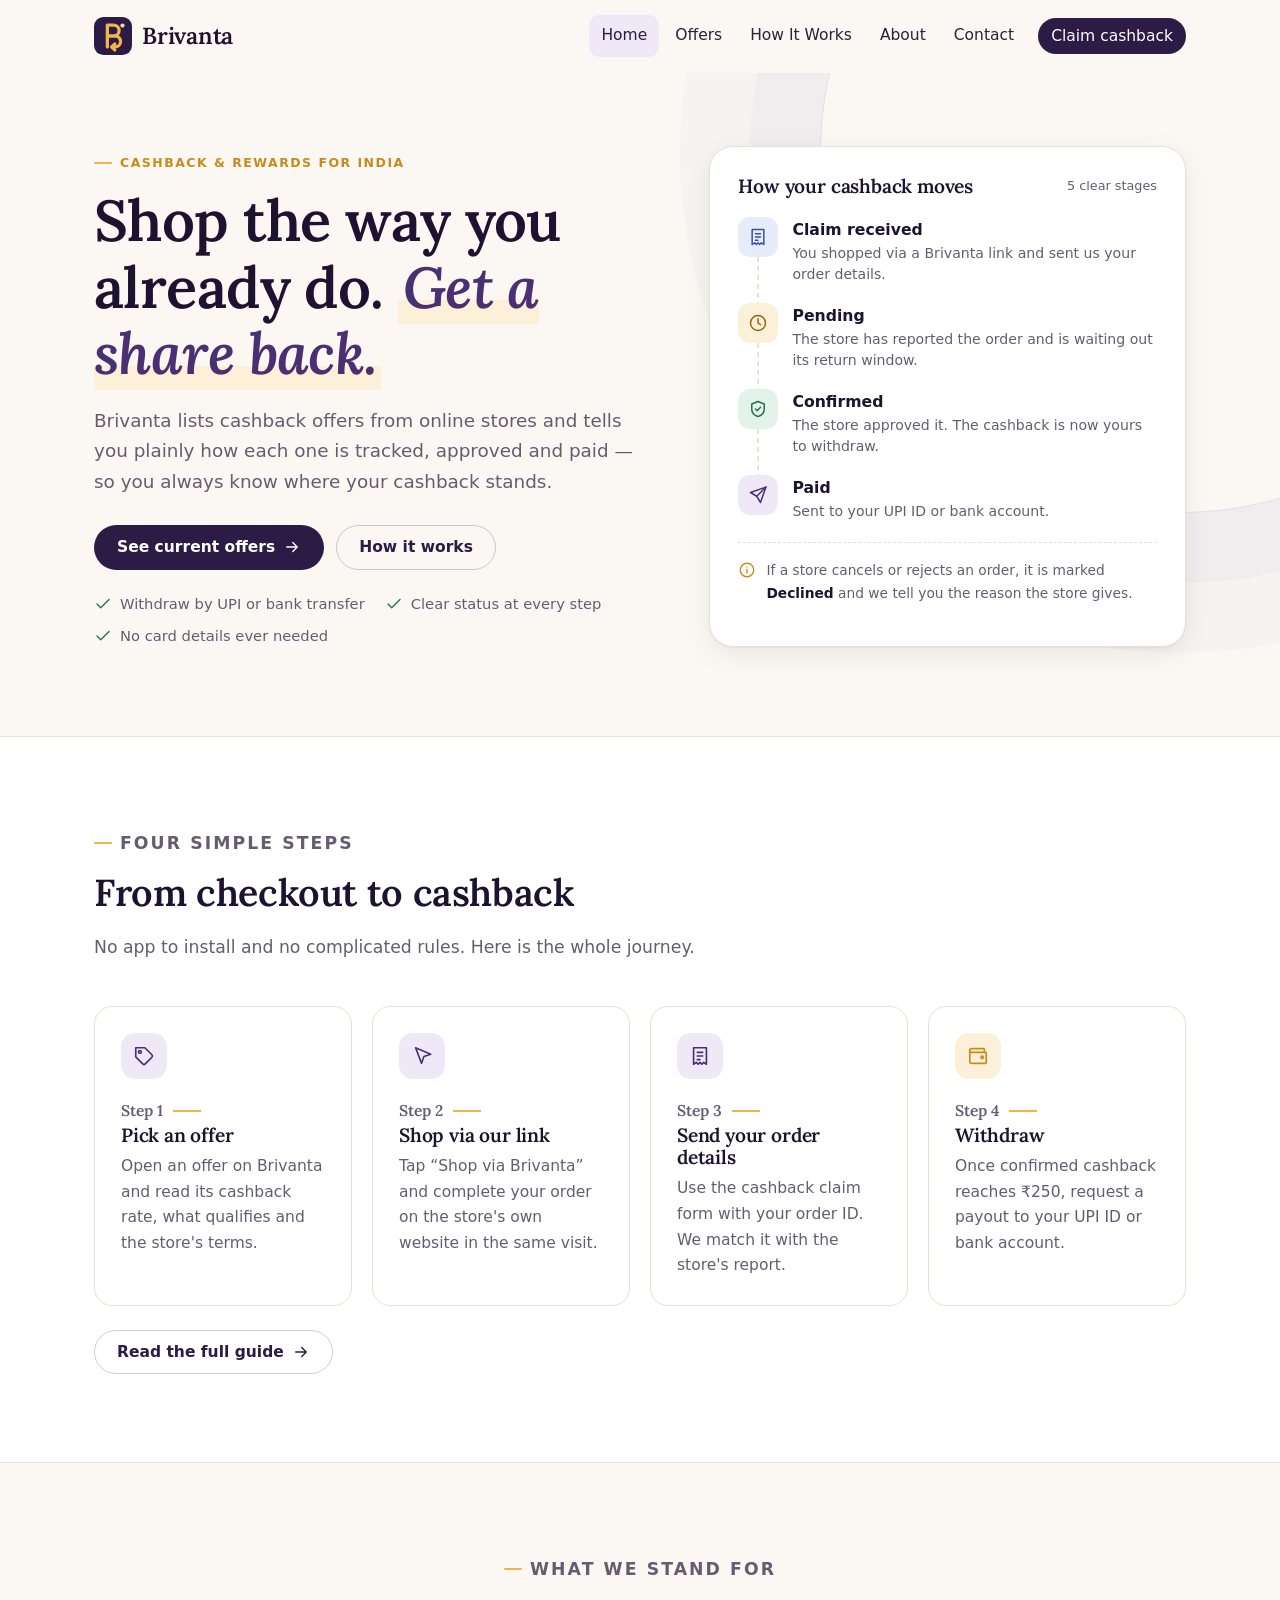
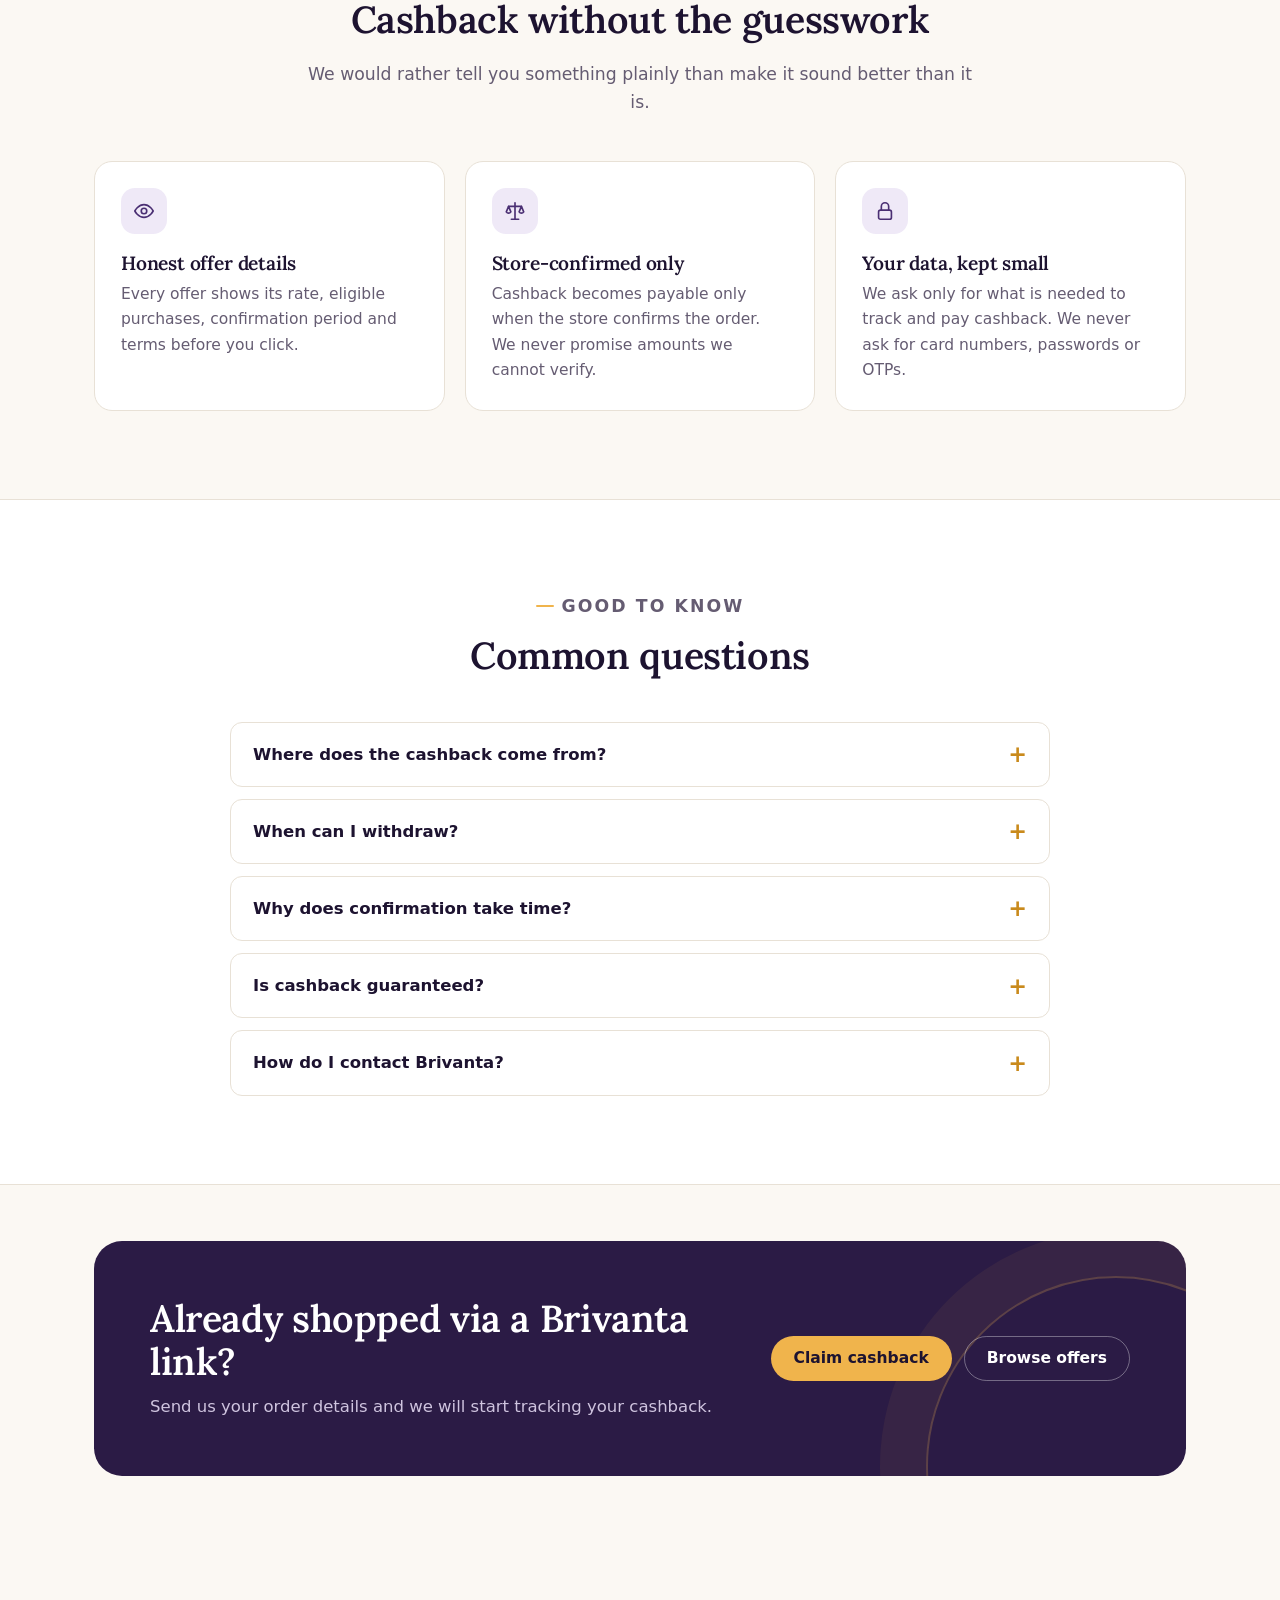
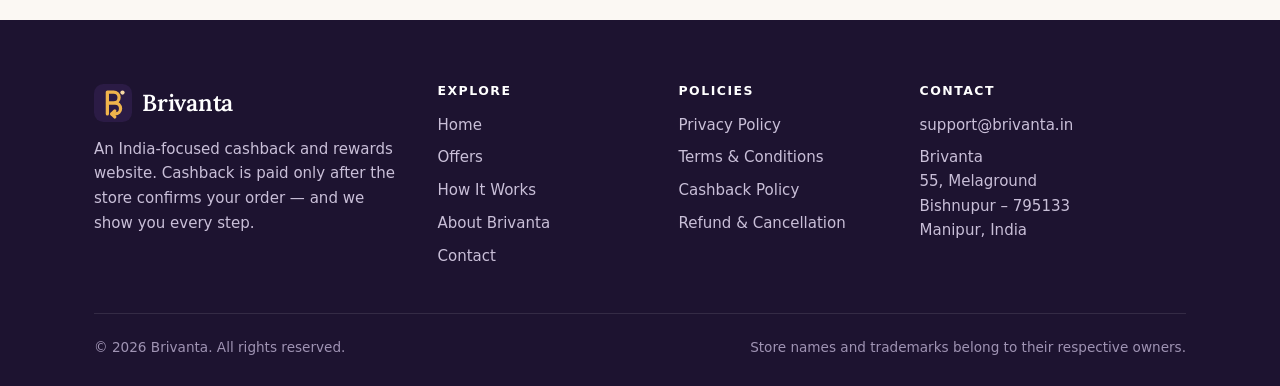
<file: index.html>
<!doctype html>
<html lang="en-IN">
<head>
<meta charset="utf-8">
<meta name="viewport" content="width=device-width, initial-scale=1">
<title>Brivanta — Cashback on your online shopping, explained clearly</title>
<meta name="description" content="Brivanta is an India-focused cashback and rewards website. Shop through Brivanta offer links, follow every cashback status clearly, and withdraw confirmed cashback by UPI or bank transfer.">
<meta name="robots" content="index, follow">
<link rel="canonical" href="https://brivanta.in/">
<meta name="theme-color" content="#2b1b45">
<meta name="format-detection" content="telephone=no">
<meta property="og:type" content="website">
<meta property="og:site_name" content="Brivanta">
<meta property="og:locale" content="en_IN">
<meta property="og:title" content="Brivanta — Cashback on your online shopping, explained clearly">
<meta property="og:description" content="Brivanta is an India-focused cashback and rewards website. Shop through Brivanta offer links, follow every cashback status clearly, and withdraw confirmed cashback by UPI or bank transfer.">
<meta property="og:url" content="https://brivanta.in/">
<meta property="og:image" content="https://brivanta.in/assets/img/og-image.png">
<meta property="og:image:width" content="1200">
<meta property="og:image:height" content="630">
<meta property="og:image:alt" content="Brivanta — cashback, explained clearly">
<meta name="twitter:card" content="summary_large_image">
<meta name="twitter:title" content="Brivanta — Cashback on your online shopping, explained clearly">
<meta name="twitter:description" content="Brivanta is an India-focused cashback and rewards website. Shop through Brivanta offer links, follow every cashback status clearly, and withdraw confirmed cashback by UPI or bank transfer.">
<meta name="twitter:image" content="https://brivanta.in/assets/img/og-image.png">
<link rel="icon" href="favicon.ico" sizes="32x32">
<link rel="icon" href="favicon.svg" type="image/svg+xml">
<link rel="apple-touch-icon" href="assets/img/apple-touch-icon.png">
<link rel="manifest" href="site.webmanifest">
<link rel="preload" href="assets/fonts/brivanta-serif-600.woff" as="font" type="font/woff" crossorigin>
<link rel="stylesheet" href="assets/css/style.css">
<script type="application/ld+json">{"@context": "https://schema.org", "@graph": [{"@type": "Organization", "@id": "https://brivanta.in/#org", "name": "Brivanta", "url": "https://brivanta.in/", "logo": "https://brivanta.in/assets/img/icon-512.png", "email": "support@brivanta.in", "address": {"@type": "PostalAddress", "streetAddress": "55, Melaground", "addressLocality": "Bishnupur", "addressRegion": "Manipur", "postalCode": "795133", "addressCountry": "IN"}, "contactPoint": {"@type": "ContactPoint", "contactType": "customer support", "email": "support@brivanta.in", "areaServed": "IN", "availableLanguage": ["en"]}}, {"@type": "WebSite", "@id": "https://brivanta.in/#website", "url": "https://brivanta.in/", "name": "Brivanta", "publisher": {"@id": "https://brivanta.in/#org"}, "inLanguage": "en-IN"}]}</script>
</head>
<body>
<a class="skip-link" href="#main">Skip to content</a>
<header class="site-header" id="top">
  <div class="container header-inner">
    <a class="brand" href="index.html" aria-label="Brivanta home"><img src="favicon.svg" alt="" width="38" height="38"><span>Brivanta</span></a>
    <button class="menu-toggle" type="button" aria-expanded="false" aria-controls="site-nav" aria-label="Open menu"><svg viewBox="0 0 24 24" fill="none" stroke="currentColor" stroke-width="1.8" stroke-linecap="round" stroke-linejoin="round" aria-hidden="true" focusable="false"><path d="M4 7h16M4 12h16M4 17h16"/></svg></button>
    <nav class="nav" id="site-nav" aria-label="Main">
      <a href="index.html" aria-current="page">Home</a>
      <a href="offers.html">Offers</a>
      <a href="how-it-works.html">How It Works</a>
      <a href="about.html">About</a>
      <a href="contact.html">Contact</a>
      <a class="btn btn-primary btn-sm" href="contact.html?topic=claim#form">Claim cashback</a>
    </nav>
  </div>
</header>
<main id="main">
<section class="hero">
  <div class="container hero-grid">
    <div>
      <p class="eyebrow">Cashback &amp; rewards for India</p>
      <h1>Shop the way you already do. <span class="accent">Get a share back.</span></h1>
      <p class="lead">Brivanta lists cashback offers from online stores and tells you plainly how each one is tracked, approved and paid — so you always know where your cashback stands.</p>
      <div class="hero-actions">
        <a class="btn btn-primary" href="offers.html">See current offers <svg viewBox="0 0 24 24" fill="none" stroke="currentColor" stroke-width="1.8" stroke-linecap="round" stroke-linejoin="round" aria-hidden="true" focusable="false"><path d="M5 12h14M13 6l6 6-6 6"/></svg></a>
        <a class="btn btn-ghost" href="how-it-works.html">How it works</a>
      </div>
      <ul class="hero-note">
        <li><svg viewBox="0 0 24 24" fill="none" stroke="currentColor" stroke-width="1.8" stroke-linecap="round" stroke-linejoin="round" aria-hidden="true" focusable="false"><path d="M20 6 9 17l-5-5"/></svg> Withdraw by UPI or bank transfer</li>
        <li><svg viewBox="0 0 24 24" fill="none" stroke="currentColor" stroke-width="1.8" stroke-linecap="round" stroke-linejoin="round" aria-hidden="true" focusable="false"><path d="M20 6 9 17l-5-5"/></svg> Clear status at every step</li>
        <li><svg viewBox="0 0 24 24" fill="none" stroke="currentColor" stroke-width="1.8" stroke-linecap="round" stroke-linejoin="round" aria-hidden="true" focusable="false"><path d="M20 6 9 17l-5-5"/></svg> No card details ever needed</li>
      </ul>
    </div>
    <aside class="journey" aria-labelledby="journey-title">
      <div class="journey-title">
        <h2 id="journey-title">How your cashback moves</h2>
        <span>5 clear stages</span>
      </div>
      <ol>
        <li><span class="dot t-info"><svg viewBox="0 0 24 24" fill="none" stroke="currentColor" stroke-width="1.8" stroke-linecap="round" stroke-linejoin="round" aria-hidden="true" focusable="false"><path d="M5 3h14v18l-3-2-2 2-2-2-2 2-2-2-3 2z"/><path d="M9 8h6M9 12h6M9 16h3"/></svg></span><div><strong>Claim received</strong><small>You shopped via a Brivanta link and sent us your order details.</small></div></li>
        <li><span class="dot t-wait"><svg viewBox="0 0 24 24" fill="none" stroke="currentColor" stroke-width="1.8" stroke-linecap="round" stroke-linejoin="round" aria-hidden="true" focusable="false"><circle cx="12" cy="12" r="9"/><path d="M12 7v5l3 2"/></svg></span><div><strong>Pending</strong><small>The store has reported the order and is waiting out its return window.</small></div></li>
        <li><span class="dot t-ok"><svg viewBox="0 0 24 24" fill="none" stroke="currentColor" stroke-width="1.8" stroke-linecap="round" stroke-linejoin="round" aria-hidden="true" focusable="false"><path d="M12 3 4.5 6v6c0 4.7 3.2 7.9 7.5 9 4.3-1.1 7.5-4.3 7.5-9V6z"/><path d="m9 12 2 2 4-4"/></svg></span><div><strong>Confirmed</strong><small>The store approved it. The cashback is now yours to withdraw.</small></div></li>
        <li><span class="dot t-paid"><svg viewBox="0 0 24 24" fill="none" stroke="currentColor" stroke-width="1.8" stroke-linecap="round" stroke-linejoin="round" aria-hidden="true" focusable="false"><path d="M21.5 2.5 10.5 13.5"/><path d="M21.5 2.5 15 21l-4.5-7.5L3 9z"/></svg></span><div><strong>Paid</strong><small>Sent to your UPI ID or bank account.</small></div></li>
      </ol>
      <p class="journey-foot"><svg viewBox="0 0 24 24" fill="none" stroke="currentColor" stroke-width="1.8" stroke-linecap="round" stroke-linejoin="round" aria-hidden="true" focusable="false"><circle cx="12" cy="12" r="9"/><path d="M12 11v5M12 8h.01"/></svg> <span>If a store cancels or rejects an order, it is marked <strong>Declined</strong> and we tell you the reason the store gives.</span></p>
    </aside>
  </div>
</section>

<section class="section section-white" aria-labelledby="steps-title">
  <div class="container">
    <div class="section-head">
      <p class="eyebrow">Four simple steps</p>
      <h2 id="steps-title">From checkout to cashback</h2>
      <p>No app to install and no complicated rules. Here is the whole journey.</p>
    </div>
    <div class="grid grid-4">
      <article class="card step"><div class="icon"><svg viewBox="0 0 24 24" fill="none" stroke="currentColor" stroke-width="1.8" stroke-linecap="round" stroke-linejoin="round" aria-hidden="true" focusable="false"><path d="M20.6 13.4 13.4 20.6a2 2 0 0 1-2.8 0L3 13V3h10l7.6 7.6a2 2 0 0 1 0 2.8z"/><circle cx="7.5" cy="7.5" r="1.5"/></svg></div><p class="step-num">Step 1</p><h3>Pick an offer</h3><p>Open an offer on Brivanta and read its cashback rate, what qualifies and the store's terms.</p></article>
      <article class="card step"><div class="icon"><svg viewBox="0 0 24 24" fill="none" stroke="currentColor" stroke-width="1.8" stroke-linecap="round" stroke-linejoin="round" aria-hidden="true" focusable="false"><path d="M5 3l6.5 17 2.6-7.4L21.5 10z"/></svg></div><p class="step-num">Step 2</p><h3>Shop via our link</h3><p>Tap “Shop via Brivanta” and complete your order on the store's own website in the same visit.</p></article>
      <article class="card step"><div class="icon"><svg viewBox="0 0 24 24" fill="none" stroke="currentColor" stroke-width="1.8" stroke-linecap="round" stroke-linejoin="round" aria-hidden="true" focusable="false"><path d="M5 3h14v18l-3-2-2 2-2-2-2 2-2-2-3 2z"/><path d="M9 8h6M9 12h6M9 16h3"/></svg></div><p class="step-num">Step 3</p><h3>Send your order details</h3><p>Use the cashback claim form with your order ID. We match it with the store's report.</p></article>
      <article class="card step"><div class="icon gold"><svg viewBox="0 0 24 24" fill="none" stroke="currentColor" stroke-width="1.8" stroke-linecap="round" stroke-linejoin="round" aria-hidden="true" focusable="false"><path d="M19 7V5a1 1 0 0 0-1-1H5a2 2 0 0 0 0 4h15a1 1 0 0 1 1 1v10a1 1 0 0 1-1 1H5a2 2 0 0 1-2-2V6"/><circle cx="16.5" cy="13.5" r="1.3"/></svg></div><p class="step-num">Step 4</p><h3>Withdraw</h3><p>Once confirmed cashback reaches ₹250, request a payout to your UPI ID or bank account.</p></article>
    </div>
    <div class="stack-actions"><a class="btn btn-ghost" href="how-it-works.html">Read the full guide <svg viewBox="0 0 24 24" fill="none" stroke="currentColor" stroke-width="1.8" stroke-linecap="round" stroke-linejoin="round" aria-hidden="true" focusable="false"><path d="M5 12h14M13 6l6 6-6 6"/></svg></a></div>
  </div>
</section>

<section class="section" aria-labelledby="why-title">
  <div class="container">
    <div class="section-head center">
      <p class="eyebrow">What we stand for</p>
      <h2 id="why-title">Cashback without the guesswork</h2>
      <p>We would rather tell you something plainly than make it sound better than it is.</p>
    </div>
    <div class="grid grid-3">
      <article class="card"><div class="icon"><svg viewBox="0 0 24 24" fill="none" stroke="currentColor" stroke-width="1.8" stroke-linecap="round" stroke-linejoin="round" aria-hidden="true" focusable="false"><path d="M2 12s3.6-7 10-7 10 7 10 7-3.6 7-10 7S2 12 2 12z"/><circle cx="12" cy="12" r="3"/></svg></div><h3>Honest offer details</h3><p>Every offer shows its rate, eligible purchases, confirmation period and terms before you click.</p></article>
      <article class="card"><div class="icon"><svg viewBox="0 0 24 24" fill="none" stroke="currentColor" stroke-width="1.8" stroke-linecap="round" stroke-linejoin="round" aria-hidden="true" focusable="false"><path d="M12 3v18M5 7h14M8 21h8"/><path d="M5 7 2.5 13a3 3 0 0 0 5 0zM19 7l-2.5 6a3 3 0 0 0 5 0z"/></svg></div><h3>Store-confirmed only</h3><p>Cashback becomes payable only when the store confirms the order. We never promise amounts we cannot verify.</p></article>
      <article class="card"><div class="icon"><svg viewBox="0 0 24 24" fill="none" stroke="currentColor" stroke-width="1.8" stroke-linecap="round" stroke-linejoin="round" aria-hidden="true" focusable="false"><rect x="5" y="11" width="14" height="10" rx="2"/><path d="M8 11V7a4 4 0 0 1 8 0v4"/></svg></div><h3>Your data, kept small</h3><p>We ask only for what is needed to track and pay cashback. We never ask for card numbers, passwords or OTPs.</p></article>
    </div>
  </div>
</section>

<section class="section section-white" aria-labelledby="faq-title">
  <div class="container">
    <div class="section-head center">
      <p class="eyebrow">Good to know</p>
      <h2 id="faq-title">Common questions</h2>
    </div>
    <div class="faq">
      <details><summary>Where does the cashback come from?</summary><p>Stores pay a referral commission when someone buys through a partner link. Brivanta passes part of that commission to you as cashback, at the rate shown on the offer.</p></details>
      <details><summary>When can I withdraw?</summary><p>When your confirmed cashback reaches ₹250 or more. Pending cashback cannot be withdrawn because the store may still cancel or reject the order.</p></details>
      <details><summary>Why does confirmation take time?</summary><p>Stores wait until their return and cancellation window has closed before approving an order. The expected confirmation period is shown on each offer.</p></details>
      <details><summary>Is cashback guaranteed?</summary><p>No. Cashback depends on the store tracking and approving your order. Our <a href="cashback-policy.html">Cashback Policy</a> lists the common reasons an order may be declined, so you can avoid them.</p></details>
      <details><summary>How do I contact Brivanta?</summary><p>Email <a href="mailto:support@brivanta.in">support@brivanta.in</a> or use the <a href="contact.html">contact form</a>. Please never send card numbers, passwords or OTPs.</p></details>
    </div>
  </div>
</section>

<section class="section-tight">
  <div class="container">
    <div class="cta">
      <div>
        <h2>Already shopped via a Brivanta link?</h2>
        <p>Send us your order details and we will start tracking your cashback.</p>
      </div>
      <div class="cta-actions">
        <a class="btn btn-gold" href="contact.html?topic=claim#form">Claim cashback</a>
        <a class="btn btn-light" href="offers.html">Browse offers</a>
      </div>
    </div>
  </div>
</section>
</main>
<footer class="site-footer">
  <div class="container">
    <div class="footer-grid">
      <div>
        <a class="brand" href="index.html" aria-label="Brivanta home"><img src="favicon.svg" alt="" width="38" height="38"><span>Brivanta</span></a>
        <p>An India-focused cashback and rewards website. Cashback is paid only after the store confirms your order — and we show you every step.</p>
      </div>
      <div>
        <h2>Explore</h2>
        <ul>
          <li><a href="index.html">Home</a></li>
          <li><a href="offers.html">Offers</a></li>
          <li><a href="how-it-works.html">How It Works</a></li>
          <li><a href="about.html">About Brivanta</a></li>
          <li><a href="contact.html">Contact</a></li>
        </ul>
      </div>
      <div>
        <h2>Policies</h2>
        <ul>
          <li><a href="privacy-policy.html">Privacy Policy</a></li>
          <li><a href="terms.html">Terms &amp; Conditions</a></li>
          <li><a href="cashback-policy.html">Cashback Policy</a></li>
          <li><a href="refund-policy.html">Refund &amp; Cancellation</a></li>
        </ul>
      </div>
      <div>
        <h2>Contact</h2>
        <ul>
          <li><a href="mailto:support@brivanta.in">support@brivanta.in</a></li>
          <li><address>Brivanta<br>55, Melaground<br>Bishnupur – 795133<br>Manipur, India</address></li>
        </ul>
      </div>
    </div>
    <div class="footer-bottom">
      <p>© <span data-year>2026</span> Brivanta. All rights reserved.</p>
      <p>Store names and trademarks belong to their respective owners.</p>
    </div>
  </div>
</footer>
<script src="assets/js/main.js" defer></script>
</body>
</html>
</file>
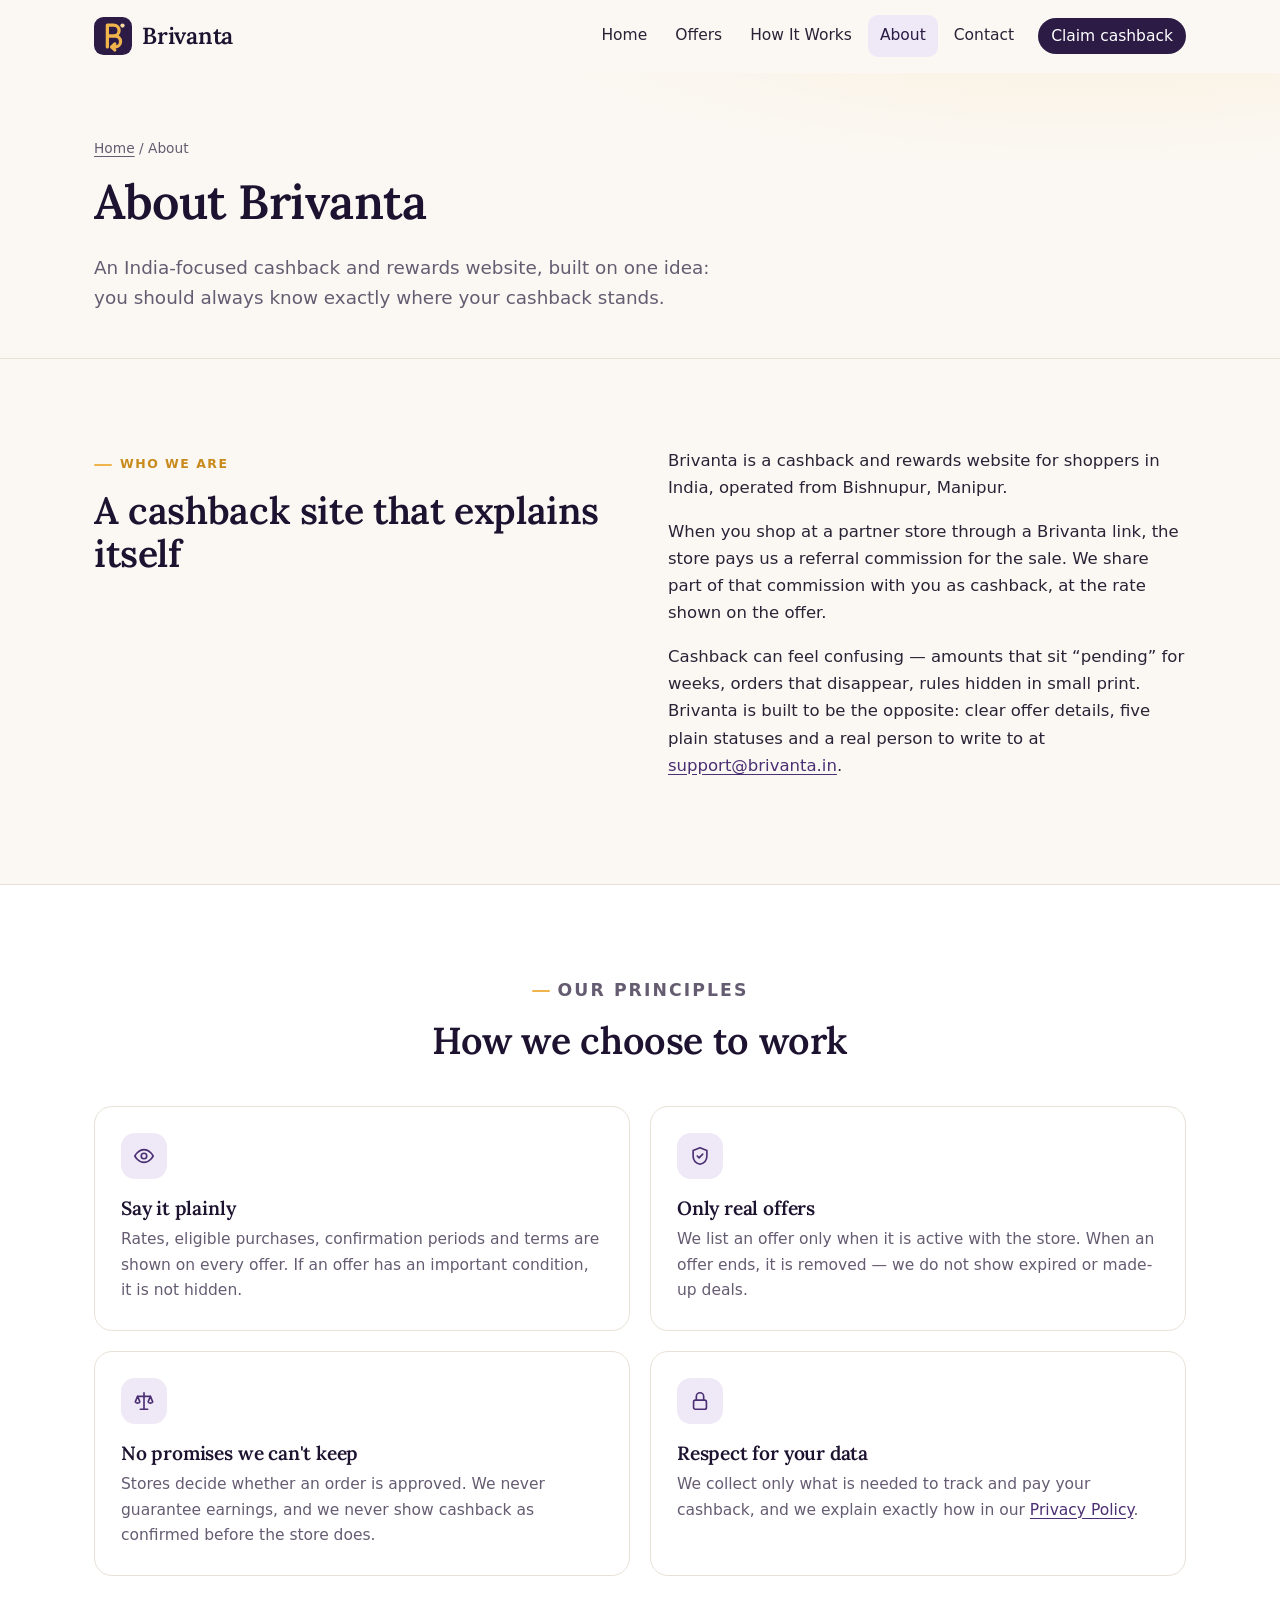
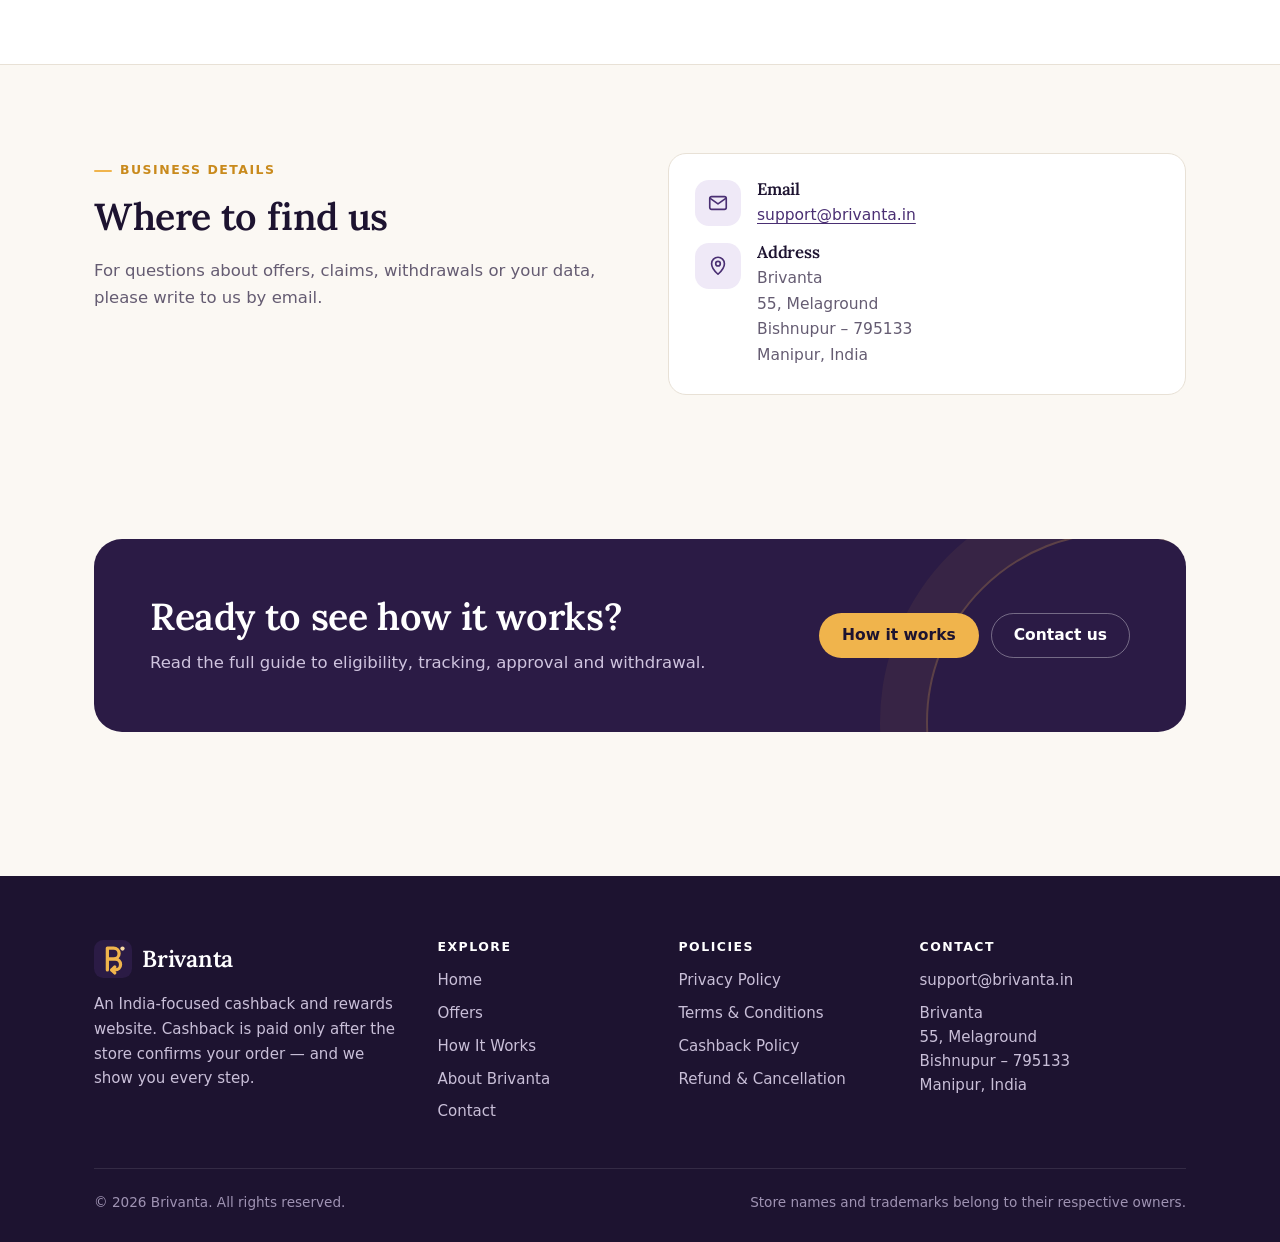
<file: about.html>
<!doctype html>
<html lang="en-IN">
<head>
<meta charset="utf-8">
<meta name="viewport" content="width=device-width, initial-scale=1">
<title>About Brivanta — India-focused cashback and rewards</title>
<meta name="description" content="Brivanta is an India-focused cashback and rewards website based in Bishnupur, Manipur. Learn how we work and the principles behind every offer we list.">
<meta name="robots" content="index, follow">
<link rel="canonical" href="https://brivanta.in/about.html">
<meta name="theme-color" content="#2b1b45">
<meta name="format-detection" content="telephone=no">
<meta property="og:type" content="website">
<meta property="og:site_name" content="Brivanta">
<meta property="og:locale" content="en_IN">
<meta property="og:title" content="About Brivanta — India-focused cashback and rewards">
<meta property="og:description" content="Brivanta is an India-focused cashback and rewards website based in Bishnupur, Manipur. Learn how we work and the principles behind every offer we list.">
<meta property="og:url" content="https://brivanta.in/about.html">
<meta property="og:image" content="https://brivanta.in/assets/img/og-image.png">
<meta property="og:image:width" content="1200">
<meta property="og:image:height" content="630">
<meta property="og:image:alt" content="Brivanta — cashback, explained clearly">
<meta name="twitter:card" content="summary_large_image">
<meta name="twitter:title" content="About Brivanta — India-focused cashback and rewards">
<meta name="twitter:description" content="Brivanta is an India-focused cashback and rewards website based in Bishnupur, Manipur. Learn how we work and the principles behind every offer we list.">
<meta name="twitter:image" content="https://brivanta.in/assets/img/og-image.png">
<link rel="icon" href="favicon.ico" sizes="32x32">
<link rel="icon" href="favicon.svg" type="image/svg+xml">
<link rel="apple-touch-icon" href="assets/img/apple-touch-icon.png">
<link rel="manifest" href="site.webmanifest">
<link rel="preload" href="assets/fonts/brivanta-serif-600.woff" as="font" type="font/woff" crossorigin>
<link rel="stylesheet" href="assets/css/style.css">
</head>
<body>
<a class="skip-link" href="#main">Skip to content</a>
<header class="site-header" id="top">
  <div class="container header-inner">
    <a class="brand" href="index.html" aria-label="Brivanta home"><img src="favicon.svg" alt="" width="38" height="38"><span>Brivanta</span></a>
    <button class="menu-toggle" type="button" aria-expanded="false" aria-controls="site-nav" aria-label="Open menu"><svg viewBox="0 0 24 24" fill="none" stroke="currentColor" stroke-width="1.8" stroke-linecap="round" stroke-linejoin="round" aria-hidden="true" focusable="false"><path d="M4 7h16M4 12h16M4 17h16"/></svg></button>
    <nav class="nav" id="site-nav" aria-label="Main">
      <a href="index.html">Home</a>
      <a href="offers.html">Offers</a>
      <a href="how-it-works.html">How It Works</a>
      <a href="about.html" aria-current="page">About</a>
      <a href="contact.html">Contact</a>
      <a class="btn btn-primary btn-sm" href="contact.html?topic=claim#form">Claim cashback</a>
    </nav>
  </div>
</header>
<main id="main">
<section class="page-hero">
  <div class="container">
    <p class="crumbs"><a href="index.html">Home</a> / About</p>
    <h1>About Brivanta</h1>
    <p class="lead">An India-focused cashback and rewards website, built on one idea: you should always know exactly where your cashback stands.</p>
  </div>
</section>

<section class="section">
  <div class="container split">
    <div>
      <p class="eyebrow">Who we are</p>
      <h2>A cashback site that explains itself</h2>
    </div>
    <div>
      <p>Brivanta is a cashback and rewards website for shoppers in India, operated from Bishnupur, Manipur.</p>
      <p>When you shop at a partner store through a Brivanta link, the store pays us a referral commission for the sale. We share part of that commission with you as cashback, at the rate shown on the offer.</p>
      <p>Cashback can feel confusing — amounts that sit “pending” for weeks, orders that disappear, rules hidden in small print. Brivanta is built to be the opposite: clear offer details, five plain statuses and a real person to write to at <a href="mailto:support@brivanta.in">support@brivanta.in</a>.</p>
    </div>
  </div>
</section>

<section class="section section-white" aria-labelledby="principles-title">
  <div class="container">
    <div class="section-head center">
      <p class="eyebrow">Our principles</p>
      <h2 id="principles-title">How we choose to work</h2>
    </div>
    <div class="grid grid-2">
      <article class="card"><div class="icon"><svg viewBox="0 0 24 24" fill="none" stroke="currentColor" stroke-width="1.8" stroke-linecap="round" stroke-linejoin="round" aria-hidden="true" focusable="false"><path d="M2 12s3.6-7 10-7 10 7 10 7-3.6 7-10 7S2 12 2 12z"/><circle cx="12" cy="12" r="3"/></svg></div><h3>Say it plainly</h3><p>Rates, eligible purchases, confirmation periods and terms are shown on every offer. If an offer has an important condition, it is not hidden.</p></article>
      <article class="card"><div class="icon"><svg viewBox="0 0 24 24" fill="none" stroke="currentColor" stroke-width="1.8" stroke-linecap="round" stroke-linejoin="round" aria-hidden="true" focusable="false"><path d="M12 3 4.5 6v6c0 4.7 3.2 7.9 7.5 9 4.3-1.1 7.5-4.3 7.5-9V6z"/><path d="m9 12 2 2 4-4"/></svg></div><h3>Only real offers</h3><p>We list an offer only when it is active with the store. When an offer ends, it is removed — we do not show expired or made-up deals.</p></article>
      <article class="card"><div class="icon"><svg viewBox="0 0 24 24" fill="none" stroke="currentColor" stroke-width="1.8" stroke-linecap="round" stroke-linejoin="round" aria-hidden="true" focusable="false"><path d="M12 3v18M5 7h14M8 21h8"/><path d="M5 7 2.5 13a3 3 0 0 0 5 0zM19 7l-2.5 6a3 3 0 0 0 5 0z"/></svg></div><h3>No promises we can't keep</h3><p>Stores decide whether an order is approved. We never guarantee earnings, and we never show cashback as confirmed before the store does.</p></article>
      <article class="card"><div class="icon"><svg viewBox="0 0 24 24" fill="none" stroke="currentColor" stroke-width="1.8" stroke-linecap="round" stroke-linejoin="round" aria-hidden="true" focusable="false"><rect x="5" y="11" width="14" height="10" rx="2"/><path d="M8 11V7a4 4 0 0 1 8 0v4"/></svg></div><h3>Respect for your data</h3><p>We collect only what is needed to track and pay your cashback, and we explain exactly how in our <a href="privacy-policy.html">Privacy Policy</a>.</p></article>
    </div>
  </div>
</section>

<section class="section" aria-labelledby="details-title">
  <div class="container split">
    <div>
      <p class="eyebrow">Business details</p>
      <h2 id="details-title">Where to find us</h2>
      <p class="muted">For questions about offers, claims, withdrawals or your data, please write to us by email.</p>
    </div>
    <div class="card">
      <div class="info-card"><div class="icon"><svg viewBox="0 0 24 24" fill="none" stroke="currentColor" stroke-width="1.8" stroke-linecap="round" stroke-linejoin="round" aria-hidden="true" focusable="false"><rect x="3" y="5" width="18" height="14" rx="2"/><path d="m3.5 7 8.5 6 8.5-6"/></svg></div><div><h3>Email</h3><p><a href="mailto:support@brivanta.in">support@brivanta.in</a></p></div></div>
      <div class="info-card mb-0"><div class="icon"><svg viewBox="0 0 24 24" fill="none" stroke="currentColor" stroke-width="1.8" stroke-linecap="round" stroke-linejoin="round" aria-hidden="true" focusable="false"><path d="M12 21s-7-6.2-7-11.5a7 7 0 0 1 14 0C19 14.8 12 21 12 21z"/><circle cx="12" cy="9.5" r="2.5"/></svg></div><div><h3>Address</h3><address>Brivanta<br>55, Melaground<br>Bishnupur – 795133<br>Manipur, India</address></div></div>
    </div>
  </div>
</section>

<section class="section-tight">
  <div class="container">
    <div class="cta">
      <div>
        <h2>Ready to see how it works?</h2>
        <p>Read the full guide to eligibility, tracking, approval and withdrawal.</p>
      </div>
      <div class="cta-actions">
        <a class="btn btn-gold" href="how-it-works.html">How it works</a>
        <a class="btn btn-light" href="contact.html">Contact us</a>
      </div>
    </div>
  </div>
</section>
</main>
<footer class="site-footer">
  <div class="container">
    <div class="footer-grid">
      <div>
        <a class="brand" href="index.html" aria-label="Brivanta home"><img src="favicon.svg" alt="" width="38" height="38"><span>Brivanta</span></a>
        <p>An India-focused cashback and rewards website. Cashback is paid only after the store confirms your order — and we show you every step.</p>
      </div>
      <div>
        <h2>Explore</h2>
        <ul>
          <li><a href="index.html">Home</a></li>
          <li><a href="offers.html">Offers</a></li>
          <li><a href="how-it-works.html">How It Works</a></li>
          <li><a href="about.html">About Brivanta</a></li>
          <li><a href="contact.html">Contact</a></li>
        </ul>
      </div>
      <div>
        <h2>Policies</h2>
        <ul>
          <li><a href="privacy-policy.html">Privacy Policy</a></li>
          <li><a href="terms.html">Terms &amp; Conditions</a></li>
          <li><a href="cashback-policy.html">Cashback Policy</a></li>
          <li><a href="refund-policy.html">Refund &amp; Cancellation</a></li>
        </ul>
      </div>
      <div>
        <h2>Contact</h2>
        <ul>
          <li><a href="mailto:support@brivanta.in">support@brivanta.in</a></li>
          <li><address>Brivanta<br>55, Melaground<br>Bishnupur – 795133<br>Manipur, India</address></li>
        </ul>
      </div>
    </div>
    <div class="footer-bottom">
      <p>© <span data-year>2026</span> Brivanta. All rights reserved.</p>
      <p>Store names and trademarks belong to their respective owners.</p>
    </div>
  </div>
</footer>
<script src="assets/js/main.js" defer></script>
</body>
</html>
</file>
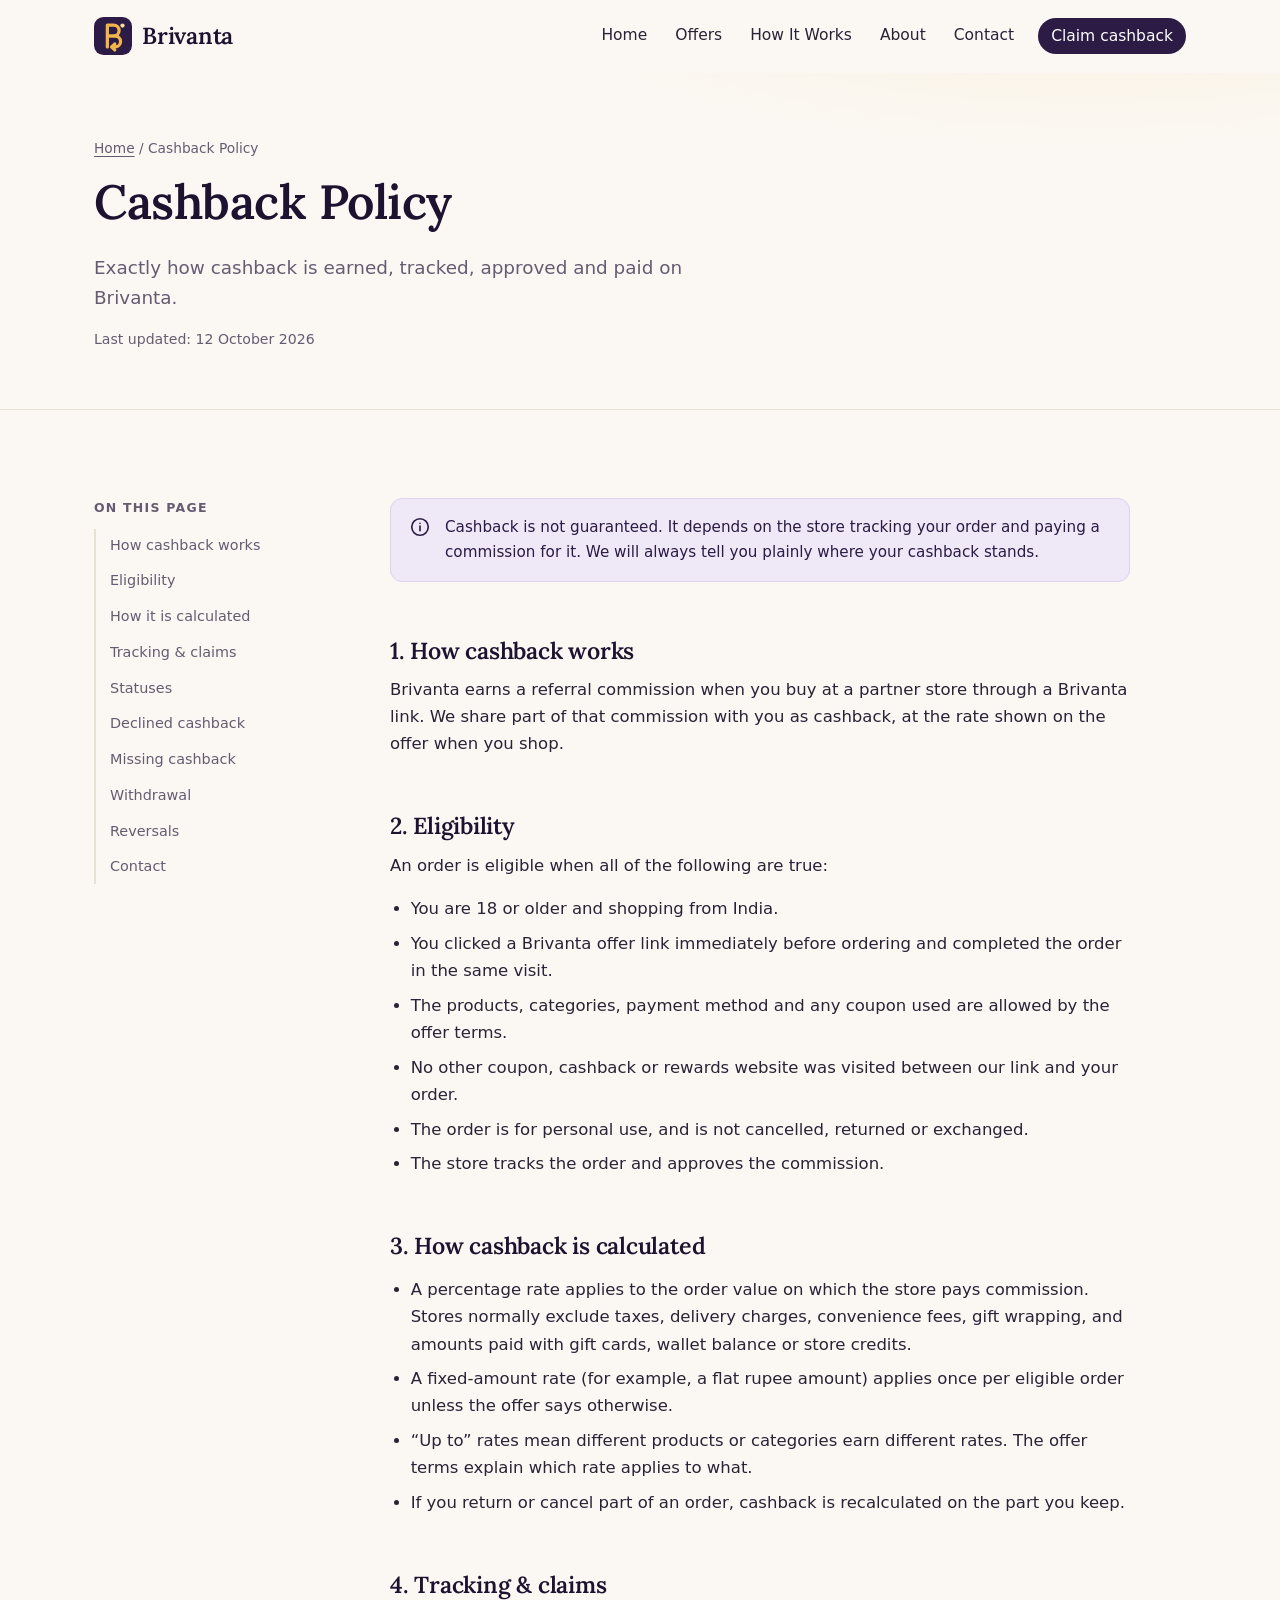
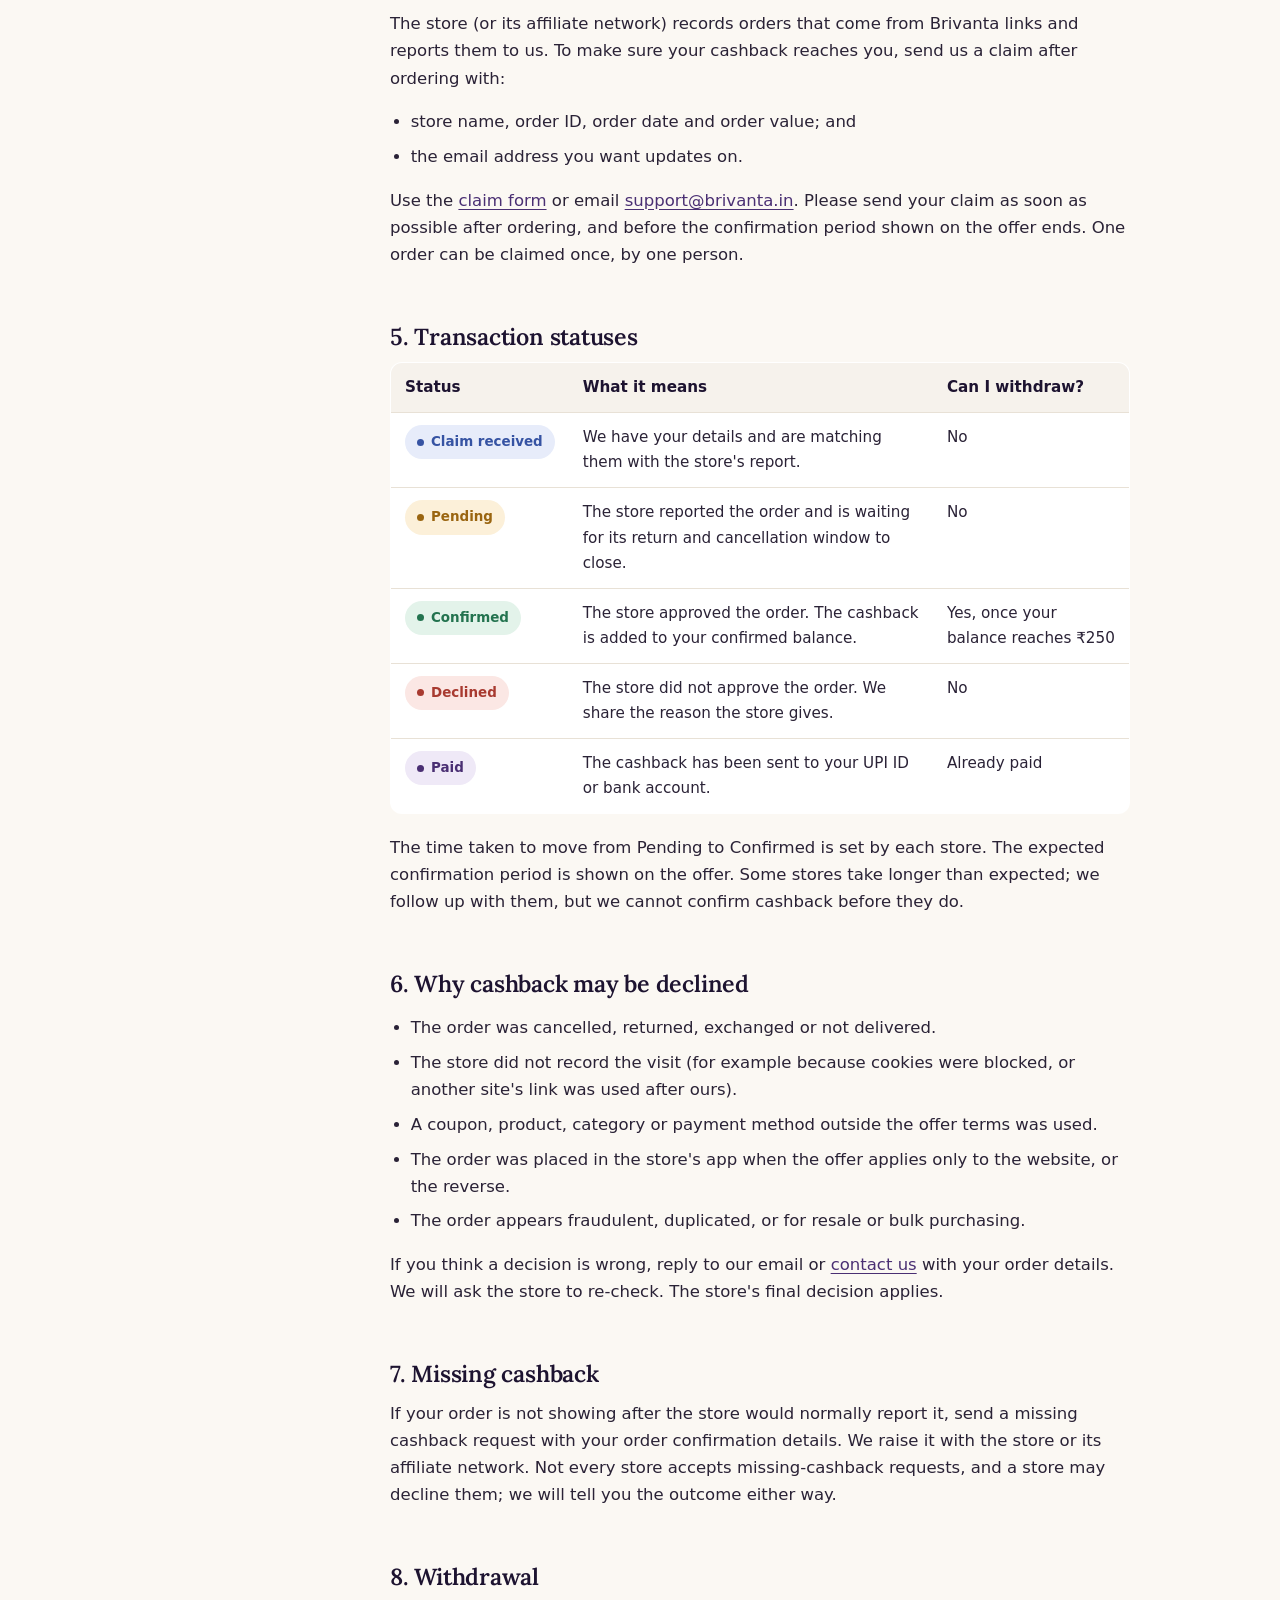
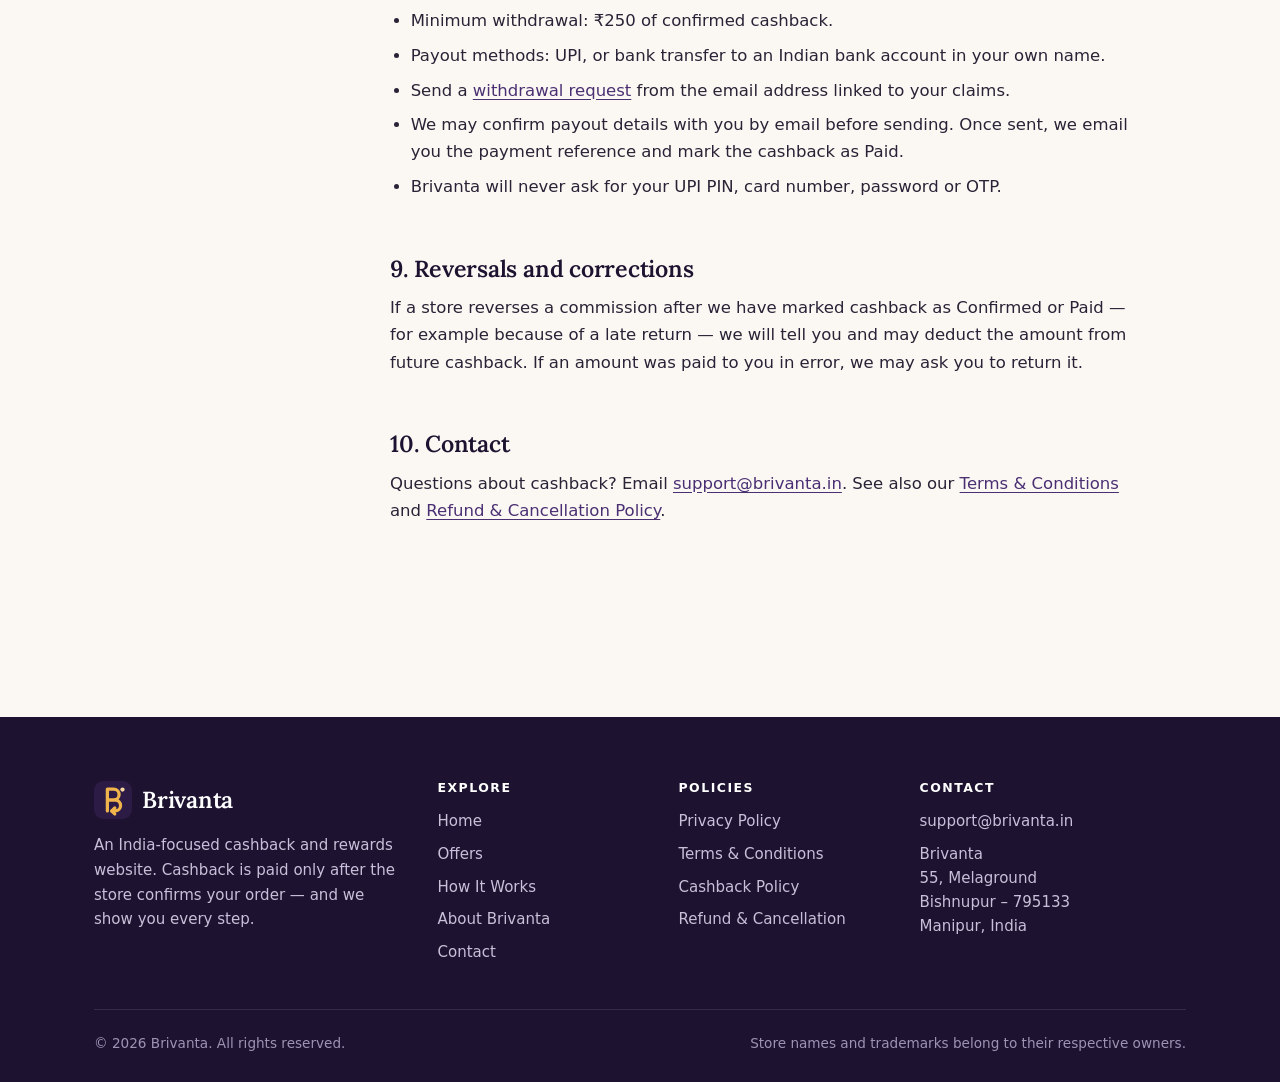
<file: cashback-policy.html>
<!doctype html>
<html lang="en-IN">
<head>
<meta charset="utf-8">
<meta name="viewport" content="width=device-width, initial-scale=1">
<title>Cashback Policy — Brivanta</title>
<meta name="description" content="Brivanta&#x27;s cashback policy: eligibility, how cashback is calculated and tracked, the five transaction statuses, declined and missing cashback, and withdrawal rules.">
<meta name="robots" content="index, follow">
<link rel="canonical" href="https://brivanta.in/cashback-policy.html">
<meta name="theme-color" content="#2b1b45">
<meta name="format-detection" content="telephone=no">
<meta property="og:type" content="website">
<meta property="og:site_name" content="Brivanta">
<meta property="og:locale" content="en_IN">
<meta property="og:title" content="Cashback Policy — Brivanta">
<meta property="og:description" content="Brivanta&#x27;s cashback policy: eligibility, how cashback is calculated and tracked, the five transaction statuses, declined and missing cashback, and withdrawal rules.">
<meta property="og:url" content="https://brivanta.in/cashback-policy.html">
<meta property="og:image" content="https://brivanta.in/assets/img/og-image.png">
<meta property="og:image:width" content="1200">
<meta property="og:image:height" content="630">
<meta property="og:image:alt" content="Brivanta — cashback, explained clearly">
<meta name="twitter:card" content="summary_large_image">
<meta name="twitter:title" content="Cashback Policy — Brivanta">
<meta name="twitter:description" content="Brivanta&#x27;s cashback policy: eligibility, how cashback is calculated and tracked, the five transaction statuses, declined and missing cashback, and withdrawal rules.">
<meta name="twitter:image" content="https://brivanta.in/assets/img/og-image.png">
<link rel="icon" href="favicon.ico" sizes="32x32">
<link rel="icon" href="favicon.svg" type="image/svg+xml">
<link rel="apple-touch-icon" href="assets/img/apple-touch-icon.png">
<link rel="manifest" href="site.webmanifest">
<link rel="preload" href="assets/fonts/brivanta-serif-600.woff" as="font" type="font/woff" crossorigin>
<link rel="stylesheet" href="assets/css/style.css">
</head>
<body>
<a class="skip-link" href="#main">Skip to content</a>
<header class="site-header" id="top">
  <div class="container header-inner">
    <a class="brand" href="index.html" aria-label="Brivanta home"><img src="favicon.svg" alt="" width="38" height="38"><span>Brivanta</span></a>
    <button class="menu-toggle" type="button" aria-expanded="false" aria-controls="site-nav" aria-label="Open menu"><svg viewBox="0 0 24 24" fill="none" stroke="currentColor" stroke-width="1.8" stroke-linecap="round" stroke-linejoin="round" aria-hidden="true" focusable="false"><path d="M4 7h16M4 12h16M4 17h16"/></svg></button>
    <nav class="nav" id="site-nav" aria-label="Main">
      <a href="index.html">Home</a>
      <a href="offers.html">Offers</a>
      <a href="how-it-works.html">How It Works</a>
      <a href="about.html">About</a>
      <a href="contact.html">Contact</a>
      <a class="btn btn-primary btn-sm" href="contact.html?topic=claim#form">Claim cashback</a>
    </nav>
  </div>
</header>
<main id="main">
<section class="page-hero">
  <div class="container">
    <p class="crumbs"><a href="index.html">Home</a> / Cashback Policy</p>
    <h1>Cashback Policy</h1>
    <p class="lead">Exactly how cashback is earned, tracked, approved and paid on Brivanta.</p>
    <p class="updated">Last updated: 12 October 2026</p>
  </div>
</section>

<section class="section">
  <div class="container legal">
    <nav class="toc" aria-label="On this page">
      <strong>On this page</strong>
      <ol>
        <li><a href="#how">How cashback works</a></li>
        <li><a href="#eligibility">Eligibility</a></li>
        <li><a href="#calc">How it is calculated</a></li>
        <li><a href="#tracking">Tracking &amp; claims</a></li>
        <li><a href="#statuses">Statuses</a></li>
        <li><a href="#declined">Declined cashback</a></li>
        <li><a href="#missing">Missing cashback</a></li>
        <li><a href="#withdrawal">Withdrawal</a></li>
        <li><a href="#reversals">Reversals</a></li>
        <li><a href="#contact">Contact</a></li>
      </ol>
    </nav>
    <article class="prose">
      <div class="note plum"><svg viewBox="0 0 24 24" fill="none" stroke="currentColor" stroke-width="1.8" stroke-linecap="round" stroke-linejoin="round" aria-hidden="true" focusable="false"><circle cx="12" cy="12" r="9"/><path d="M12 11v5M12 8h.01"/></svg><p>Cashback is not guaranteed. It depends on the store tracking your order and paying a commission for it. We will always tell you plainly where your cashback stands.</p></div>

      <h2 id="how">1. How cashback works</h2>
      <p>Brivanta earns a referral commission when you buy at a partner store through a Brivanta link. We share part of that commission with you as cashback, at the rate shown on the offer when you shop.</p>

      <h2 id="eligibility">2. Eligibility</h2>
      <p>An order is eligible when all of the following are true:</p>
      <ul>
        <li>You are 18 or older and shopping from India.</li>
        <li>You clicked a Brivanta offer link immediately before ordering and completed the order in the same visit.</li>
        <li>The products, categories, payment method and any coupon used are allowed by the offer terms.</li>
        <li>No other coupon, cashback or rewards website was visited between our link and your order.</li>
        <li>The order is for personal use, and is not cancelled, returned or exchanged.</li>
        <li>The store tracks the order and approves the commission.</li>
      </ul>

      <h2 id="calc">3. How cashback is calculated</h2>
      <ul>
        <li>A percentage rate applies to the order value on which the store pays commission. Stores normally exclude taxes, delivery charges, convenience fees, gift wrapping, and amounts paid with gift cards, wallet balance or store credits.</li>
        <li>A fixed-amount rate (for example, a flat rupee amount) applies once per eligible order unless the offer says otherwise.</li>
        <li>“Up to” rates mean different products or categories earn different rates. The offer terms explain which rate applies to what.</li>
        <li>If you return or cancel part of an order, cashback is recalculated on the part you keep.</li>
      </ul>

      <h2 id="tracking">4. Tracking &amp; claims</h2>
      <p>The store (or its affiliate network) records orders that come from Brivanta links and reports them to us. To make sure your cashback reaches you, send us a claim after ordering with:</p>
      <ul>
        <li>store name, order ID, order date and order value; and</li>
        <li>the email address you want updates on.</li>
      </ul>
      <p>Use the <a href="contact.html?topic=claim#form">claim form</a> or email <a href="mailto:support@brivanta.in">support@brivanta.in</a>. Please send your claim as soon as possible after ordering, and before the confirmation period shown on the offer ends. One order can be claimed once, by one person.</p>

      <h2 id="statuses">5. Transaction statuses</h2>
      <div class="table-wrap"><table>
        <thead><tr><th scope="col">Status</th><th scope="col">What it means</th><th scope="col">Can I withdraw?</th></tr></thead>
        <tbody>
          <tr><td><span class="badge t-info">Claim received</span></td><td>We have your details and are matching them with the store's report.</td><td>No</td></tr>
          <tr><td><span class="badge t-wait">Pending</span></td><td>The store reported the order and is waiting for its return and cancellation window to close.</td><td>No</td></tr>
          <tr><td><span class="badge t-ok">Confirmed</span></td><td>The store approved the order. The cashback is added to your confirmed balance.</td><td>Yes, once your balance reaches ₹250</td></tr>
          <tr><td><span class="badge t-bad">Declined</span></td><td>The store did not approve the order. We share the reason the store gives.</td><td>No</td></tr>
          <tr><td><span class="badge t-paid">Paid</span></td><td>The cashback has been sent to your UPI ID or bank account.</td><td>Already paid</td></tr>
        </tbody>
      </table></div>
      <p>The time taken to move from Pending to Confirmed is set by each store. The expected confirmation period is shown on the offer. Some stores take longer than expected; we follow up with them, but we cannot confirm cashback before they do.</p>

      <h2 id="declined">6. Why cashback may be declined</h2>
      <ul>
        <li>The order was cancelled, returned, exchanged or not delivered.</li>
        <li>The store did not record the visit (for example because cookies were blocked, or another site's link was used after ours).</li>
        <li>A coupon, product, category or payment method outside the offer terms was used.</li>
        <li>The order was placed in the store's app when the offer applies only to the website, or the reverse.</li>
        <li>The order appears fraudulent, duplicated, or for resale or bulk purchasing.</li>
      </ul>
      <p>If you think a decision is wrong, reply to our email or <a href="contact.html?topic=missing#form">contact us</a> with your order details. We will ask the store to re-check. The store's final decision applies.</p>

      <h2 id="missing">7. Missing cashback</h2>
      <p>If your order is not showing after the store would normally report it, send a missing cashback request with your order confirmation details. We raise it with the store or its affiliate network. Not every store accepts missing-cashback requests, and a store may decline them; we will tell you the outcome either way.</p>

      <h2 id="withdrawal">8. Withdrawal</h2>
      <ul>
        <li>Minimum withdrawal: ₹250 of confirmed cashback.</li>
        <li>Payout methods: UPI, or bank transfer to an Indian bank account in your own name.</li>
        <li>Send a <a href="contact.html?topic=withdrawal#form">withdrawal request</a> from the email address linked to your claims.</li>
        <li>We may confirm payout details with you by email before sending. Once sent, we email you the payment reference and mark the cashback as Paid.</li>
        <li>Brivanta will never ask for your UPI PIN, card number, password or OTP.</li>
      </ul>

      <h2 id="reversals">9. Reversals and corrections</h2>
      <p>If a store reverses a commission after we have marked cashback as Confirmed or Paid — for example because of a late return — we will tell you and may deduct the amount from future cashback. If an amount was paid to you in error, we may ask you to return it.</p>

      <h2 id="contact">10. Contact</h2>
      <p>Questions about cashback? Email <a href="mailto:support@brivanta.in">support@brivanta.in</a>. See also our <a href="terms.html">Terms &amp; Conditions</a> and <a href="refund-policy.html">Refund &amp; Cancellation Policy</a>.</p>
    </article>
  </div>
</section>
</main>
<footer class="site-footer">
  <div class="container">
    <div class="footer-grid">
      <div>
        <a class="brand" href="index.html" aria-label="Brivanta home"><img src="favicon.svg" alt="" width="38" height="38"><span>Brivanta</span></a>
        <p>An India-focused cashback and rewards website. Cashback is paid only after the store confirms your order — and we show you every step.</p>
      </div>
      <div>
        <h2>Explore</h2>
        <ul>
          <li><a href="index.html">Home</a></li>
          <li><a href="offers.html">Offers</a></li>
          <li><a href="how-it-works.html">How It Works</a></li>
          <li><a href="about.html">About Brivanta</a></li>
          <li><a href="contact.html">Contact</a></li>
        </ul>
      </div>
      <div>
        <h2>Policies</h2>
        <ul>
          <li><a href="privacy-policy.html">Privacy Policy</a></li>
          <li><a href="terms.html">Terms &amp; Conditions</a></li>
          <li><a href="cashback-policy.html">Cashback Policy</a></li>
          <li><a href="refund-policy.html">Refund &amp; Cancellation</a></li>
        </ul>
      </div>
      <div>
        <h2>Contact</h2>
        <ul>
          <li><a href="mailto:support@brivanta.in">support@brivanta.in</a></li>
          <li><address>Brivanta<br>55, Melaground<br>Bishnupur – 795133<br>Manipur, India</address></li>
        </ul>
      </div>
    </div>
    <div class="footer-bottom">
      <p>© <span data-year>2026</span> Brivanta. All rights reserved.</p>
      <p>Store names and trademarks belong to their respective owners.</p>
    </div>
  </div>
</footer>
<script src="assets/js/main.js" defer></script>
</body>
</html>
</file>
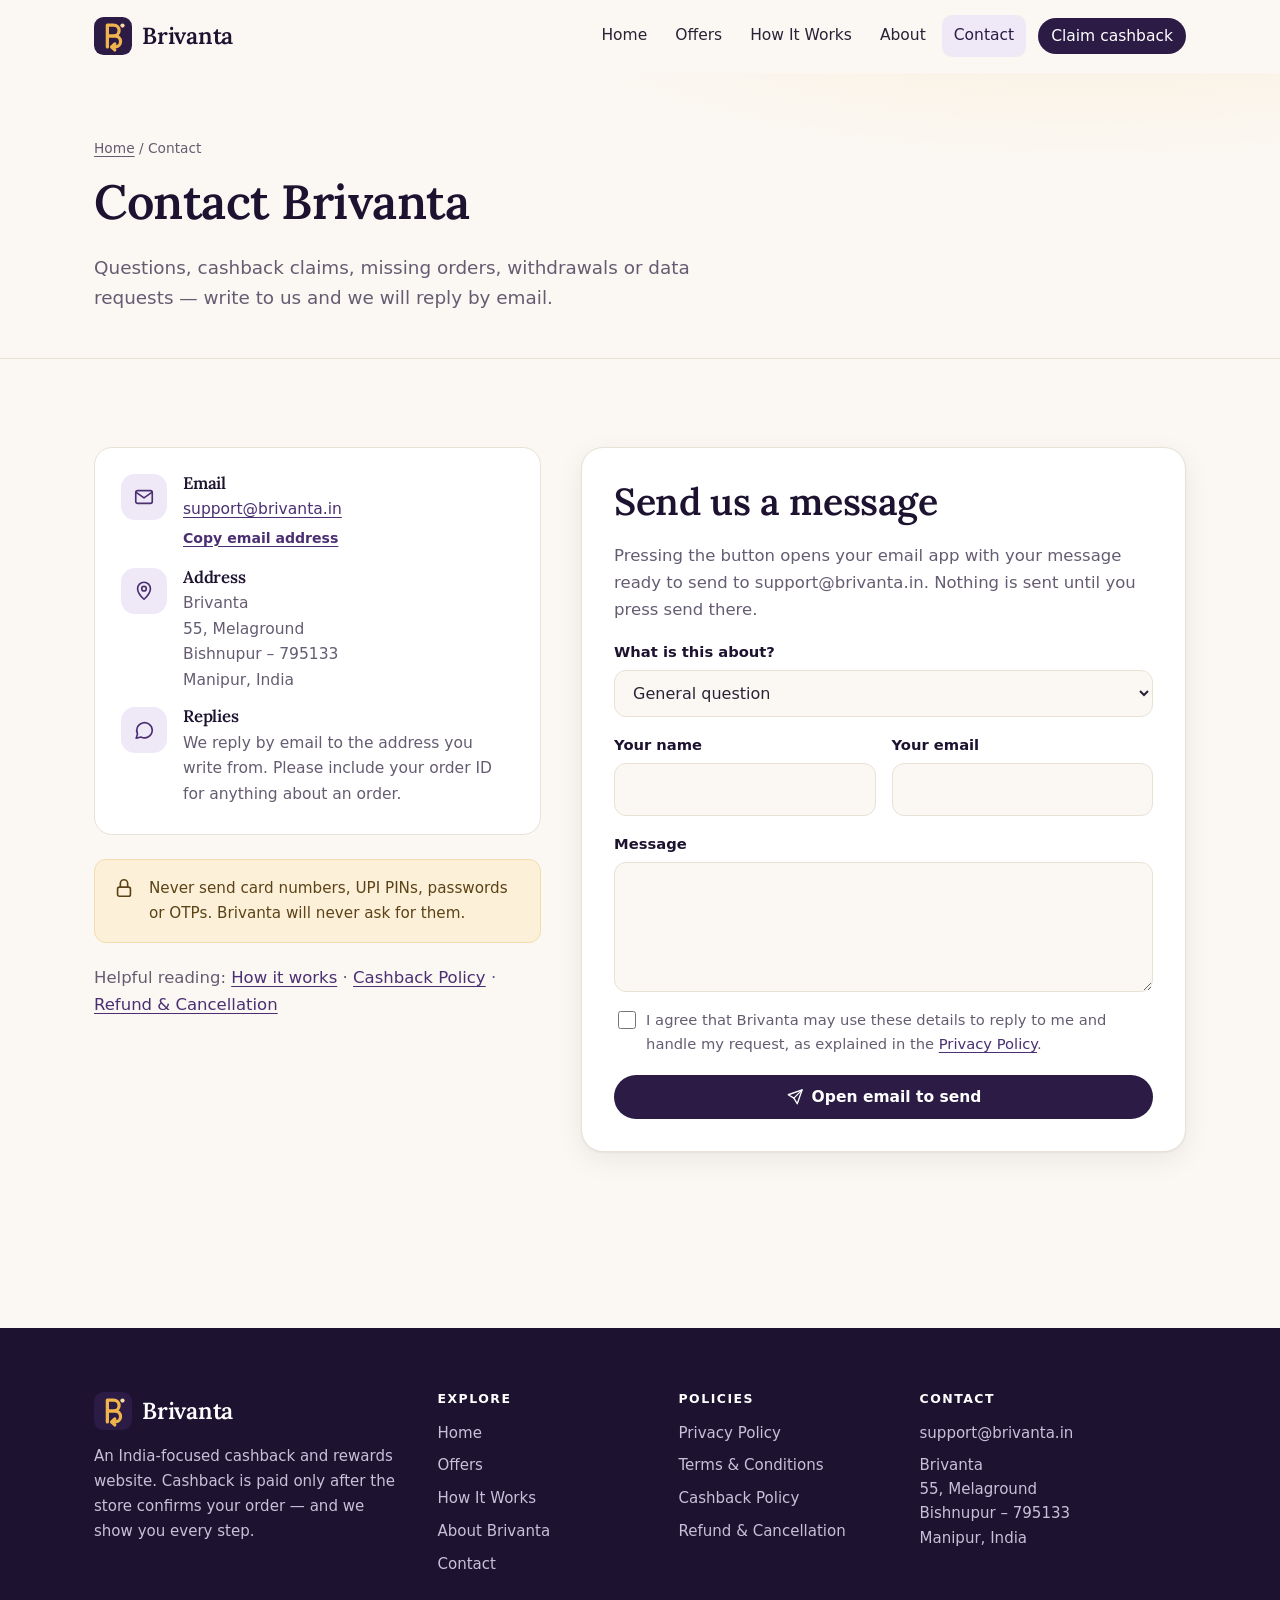
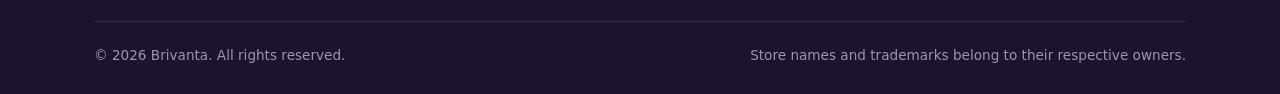
<file: contact.html>
<!doctype html>
<html lang="en-IN">
<head>
<meta charset="utf-8">
<meta name="viewport" content="width=device-width, initial-scale=1">
<title>Contact Brivanta — Support, cashback claims and withdrawals</title>
<meta name="description" content="Contact Brivanta by email for questions, cashback claims, missing cashback, withdrawal requests or privacy requests. Email support@brivanta.in.">
<meta name="robots" content="index, follow">
<link rel="canonical" href="https://brivanta.in/contact.html">
<meta name="theme-color" content="#2b1b45">
<meta name="format-detection" content="telephone=no">
<meta property="og:type" content="website">
<meta property="og:site_name" content="Brivanta">
<meta property="og:locale" content="en_IN">
<meta property="og:title" content="Contact Brivanta — Support, cashback claims and withdrawals">
<meta property="og:description" content="Contact Brivanta by email for questions, cashback claims, missing cashback, withdrawal requests or privacy requests. Email support@brivanta.in.">
<meta property="og:url" content="https://brivanta.in/contact.html">
<meta property="og:image" content="https://brivanta.in/assets/img/og-image.png">
<meta property="og:image:width" content="1200">
<meta property="og:image:height" content="630">
<meta property="og:image:alt" content="Brivanta — cashback, explained clearly">
<meta name="twitter:card" content="summary_large_image">
<meta name="twitter:title" content="Contact Brivanta — Support, cashback claims and withdrawals">
<meta name="twitter:description" content="Contact Brivanta by email for questions, cashback claims, missing cashback, withdrawal requests or privacy requests. Email support@brivanta.in.">
<meta name="twitter:image" content="https://brivanta.in/assets/img/og-image.png">
<link rel="icon" href="favicon.ico" sizes="32x32">
<link rel="icon" href="favicon.svg" type="image/svg+xml">
<link rel="apple-touch-icon" href="assets/img/apple-touch-icon.png">
<link rel="manifest" href="site.webmanifest">
<link rel="preload" href="assets/fonts/brivanta-serif-600.woff" as="font" type="font/woff" crossorigin>
<link rel="stylesheet" href="assets/css/style.css">
</head>
<body>
<a class="skip-link" href="#main">Skip to content</a>
<header class="site-header" id="top">
  <div class="container header-inner">
    <a class="brand" href="index.html" aria-label="Brivanta home"><img src="favicon.svg" alt="" width="38" height="38"><span>Brivanta</span></a>
    <button class="menu-toggle" type="button" aria-expanded="false" aria-controls="site-nav" aria-label="Open menu"><svg viewBox="0 0 24 24" fill="none" stroke="currentColor" stroke-width="1.8" stroke-linecap="round" stroke-linejoin="round" aria-hidden="true" focusable="false"><path d="M4 7h16M4 12h16M4 17h16"/></svg></button>
    <nav class="nav" id="site-nav" aria-label="Main">
      <a href="index.html">Home</a>
      <a href="offers.html">Offers</a>
      <a href="how-it-works.html">How It Works</a>
      <a href="about.html">About</a>
      <a href="contact.html" aria-current="page">Contact</a>
      <a class="btn btn-primary btn-sm" href="contact.html?topic=claim#form">Claim cashback</a>
    </nav>
  </div>
</header>
<main id="main">
<section class="page-hero">
  <div class="container">
    <p class="crumbs"><a href="index.html">Home</a> / Contact</p>
    <h1>Contact Brivanta</h1>
    <p class="lead">Questions, cashback claims, missing orders, withdrawals or data requests — write to us and we will reply by email.</p>
  </div>
</section>

<section class="section">
  <div class="container contact-grid">
    <div>
      <div class="card">
        <div class="info-card"><div class="icon"><svg viewBox="0 0 24 24" fill="none" stroke="currentColor" stroke-width="1.8" stroke-linecap="round" stroke-linejoin="round" aria-hidden="true" focusable="false"><rect x="3" y="5" width="18" height="14" rx="2"/><path d="m3.5 7 8.5 6 8.5-6"/></svg></div><div><h3>Email</h3><p><a href="mailto:support@brivanta.in" id="contact-email">support@brivanta.in</a></p><button class="copy-btn" type="button" data-copy="support@brivanta.in">Copy email address</button></div></div>
        <div class="info-card"><div class="icon"><svg viewBox="0 0 24 24" fill="none" stroke="currentColor" stroke-width="1.8" stroke-linecap="round" stroke-linejoin="round" aria-hidden="true" focusable="false"><path d="M12 21s-7-6.2-7-11.5a7 7 0 0 1 14 0C19 14.8 12 21 12 21z"/><circle cx="12" cy="9.5" r="2.5"/></svg></div><div><h3>Address</h3><address>Brivanta<br>55, Melaground<br>Bishnupur – 795133<br>Manipur, India</address></div></div>
        <div class="info-card mb-0"><div class="icon"><svg viewBox="0 0 24 24" fill="none" stroke="currentColor" stroke-width="1.8" stroke-linecap="round" stroke-linejoin="round" aria-hidden="true" focusable="false"><path d="M21 12a8.5 8.5 0 0 1-12.4 7.6L3.5 21l1.4-4.7A8.5 8.5 0 1 1 21 12z"/></svg></div><div><h3>Replies</h3><p>We reply by email to the address you write from. Please include your order ID for anything about an order.</p></div></div>
      </div>
      <div class="note mt-2"><svg viewBox="0 0 24 24" fill="none" stroke="currentColor" stroke-width="1.8" stroke-linecap="round" stroke-linejoin="round" aria-hidden="true" focusable="false"><rect x="5" y="11" width="14" height="10" rx="2"/><path d="M8 11V7a4 4 0 0 1 8 0v4"/></svg><p>Never send card numbers, UPI PINs, passwords or OTPs. Brivanta will never ask for them.</p></div>
      <p class="muted">Helpful reading: <a href="how-it-works.html">How it works</a> · <a href="cashback-policy.html">Cashback Policy</a> · <a href="refund-policy.html">Refund &amp; Cancellation</a></p>
    </div>

    <div class="form-card" id="form">
      <h2 class="mt-0">Send us a message</h2>
      <p class="muted">Pressing the button opens your email app with your message ready to send to support@brivanta.in. Nothing is sent until you press send there.</p>
      <form id="contact-form" novalidate>
        <div class="field">
          <label for="topic">What is this about?</label>
          <select id="topic" name="topic">
            <option value="general">General question</option>
            <option value="claim">Cashback claim (new order)</option>
            <option value="missing">Missing or declined cashback</option>
            <option value="withdrawal">Withdrawal request</option>
            <option value="privacy">Privacy or data deletion request</option>
          </select>
        </div>
        <div class="form-row">
          <div class="field"><label for="name">Your name</label><input id="name" name="name" type="text" autocomplete="name" maxlength="80" required><span class="field-error" id="name-error"></span></div>
          <div class="field"><label for="email">Your email</label><input id="email" name="email" type="email" autocomplete="email" maxlength="120" required><span class="field-error" id="email-error"></span></div>
        </div>

        <fieldset class="topic-fields" data-topics="claim missing" hidden>
          <legend class="sr-only">Order details</legend>
          <div class="form-row">
            <div class="field"><label for="store">Store name</label><input id="store" name="store" type="text" maxlength="80"><span class="field-error" id="store-error"></span></div>
            <div class="field"><label for="order_id">Order ID</label><input id="order_id" name="order_id" type="text" maxlength="80"><span class="field-error" id="order_id-error"></span></div>
          </div>
          <div class="form-row">
            <div class="field"><label for="order_date">Order date</label><input id="order_date" name="order_date" type="date"><span class="field-error" id="order_date-error"></span></div>
            <div class="field"><label for="order_value">Order value (₹)</label><input id="order_value" name="order_value" type="number" min="1" step="0.01" inputmode="decimal"><span class="field-error" id="order_value-error"></span></div>
          </div>
        </fieldset>

        <fieldset class="topic-fields" data-topics="withdrawal" hidden>
          <legend class="sr-only">Payout details</legend>
          <div class="form-row">
            <div class="field"><label for="method">Payout method</label>
              <select id="method" name="method"><option value="UPI">UPI</option><option value="Bank transfer">Bank transfer</option></select>
            </div>
            <div class="field" id="upi-field"><label for="upi">UPI ID</label><input id="upi" name="upi" type="text" maxlength="60" placeholder="name@bank" autocomplete="off"><span class="field-error" id="upi-error"></span></div>
          </div>
          <p class="hint" id="bank-hint" hidden>For bank transfers we will reply by email to collect the account details securely. Please do not type bank account numbers here.</p>
          <p class="hint">Withdrawals need at least ₹250 of confirmed cashback.</p>
        </fieldset>

        <div class="field">
          <label for="message">Message <span class="optional" id="message-optional">(optional)</span></label>
          <textarea id="message" name="message" maxlength="1500"></textarea>
          <span class="field-error" id="message-error"></span>
        </div>
        <label class="check"><input type="checkbox" id="consent" name="consent" required><span>I agree that Brivanta may use these details to reply to me and handle my request, as explained in the <a href="privacy-policy.html">Privacy Policy</a>.</span></label>
        <span class="field-error" id="consent-error"></span>
        <button class="btn btn-primary btn-block" type="submit"><svg viewBox="0 0 24 24" fill="none" stroke="currentColor" stroke-width="1.8" stroke-linecap="round" stroke-linejoin="round" aria-hidden="true" focusable="false"><path d="M21.5 2.5 10.5 13.5"/><path d="M21.5 2.5 15 21l-4.5-7.5L3 9z"/></svg> Open email to send</button>
        <div class="form-status" id="form-status" role="status" aria-live="polite"></div>
      </form>
    </div>
  </div>
</section>
</main>
<footer class="site-footer">
  <div class="container">
    <div class="footer-grid">
      <div>
        <a class="brand" href="index.html" aria-label="Brivanta home"><img src="favicon.svg" alt="" width="38" height="38"><span>Brivanta</span></a>
        <p>An India-focused cashback and rewards website. Cashback is paid only after the store confirms your order — and we show you every step.</p>
      </div>
      <div>
        <h2>Explore</h2>
        <ul>
          <li><a href="index.html">Home</a></li>
          <li><a href="offers.html">Offers</a></li>
          <li><a href="how-it-works.html">How It Works</a></li>
          <li><a href="about.html">About Brivanta</a></li>
          <li><a href="contact.html">Contact</a></li>
        </ul>
      </div>
      <div>
        <h2>Policies</h2>
        <ul>
          <li><a href="privacy-policy.html">Privacy Policy</a></li>
          <li><a href="terms.html">Terms &amp; Conditions</a></li>
          <li><a href="cashback-policy.html">Cashback Policy</a></li>
          <li><a href="refund-policy.html">Refund &amp; Cancellation</a></li>
        </ul>
      </div>
      <div>
        <h2>Contact</h2>
        <ul>
          <li><a href="mailto:support@brivanta.in">support@brivanta.in</a></li>
          <li><address>Brivanta<br>55, Melaground<br>Bishnupur – 795133<br>Manipur, India</address></li>
        </ul>
      </div>
    </div>
    <div class="footer-bottom">
      <p>© <span data-year>2026</span> Brivanta. All rights reserved.</p>
      <p>Store names and trademarks belong to their respective owners.</p>
    </div>
  </div>
</footer>
<script src="assets/js/main.js" defer></script>
</body>
</html>
</file>
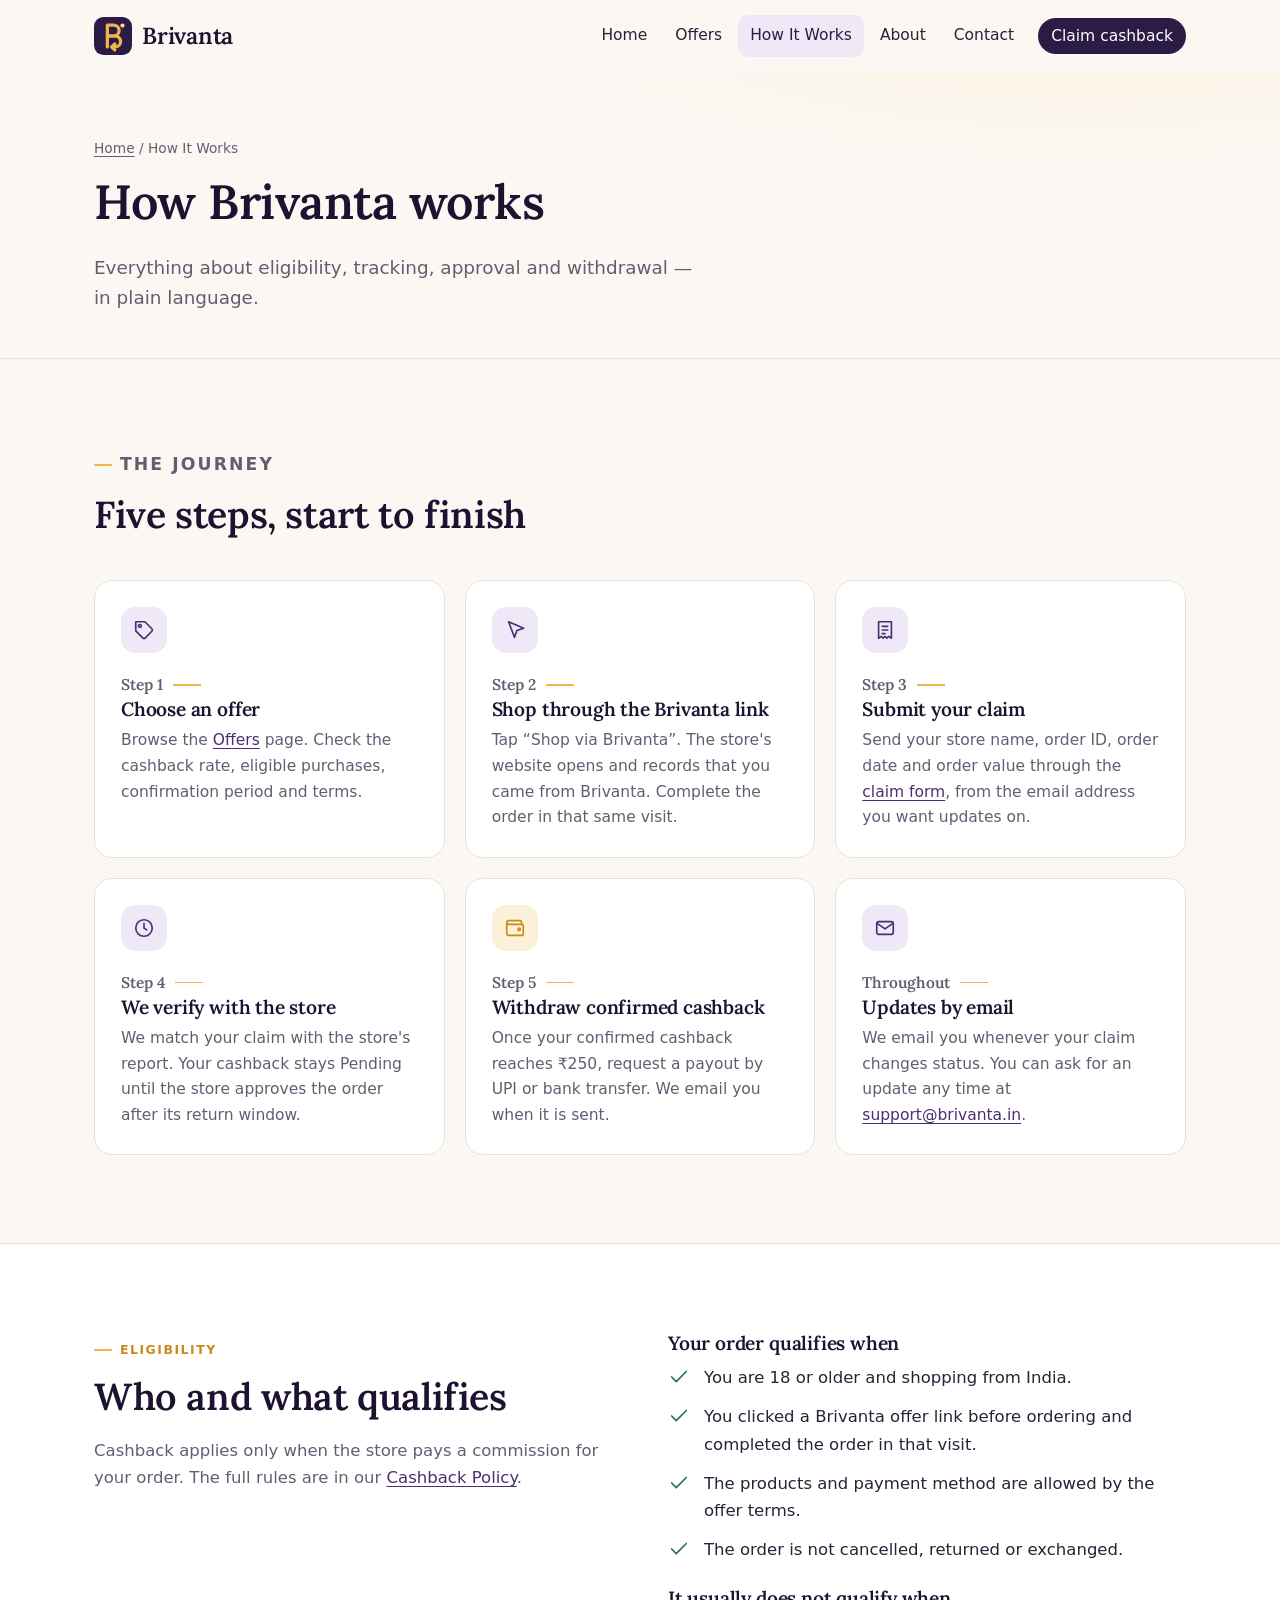
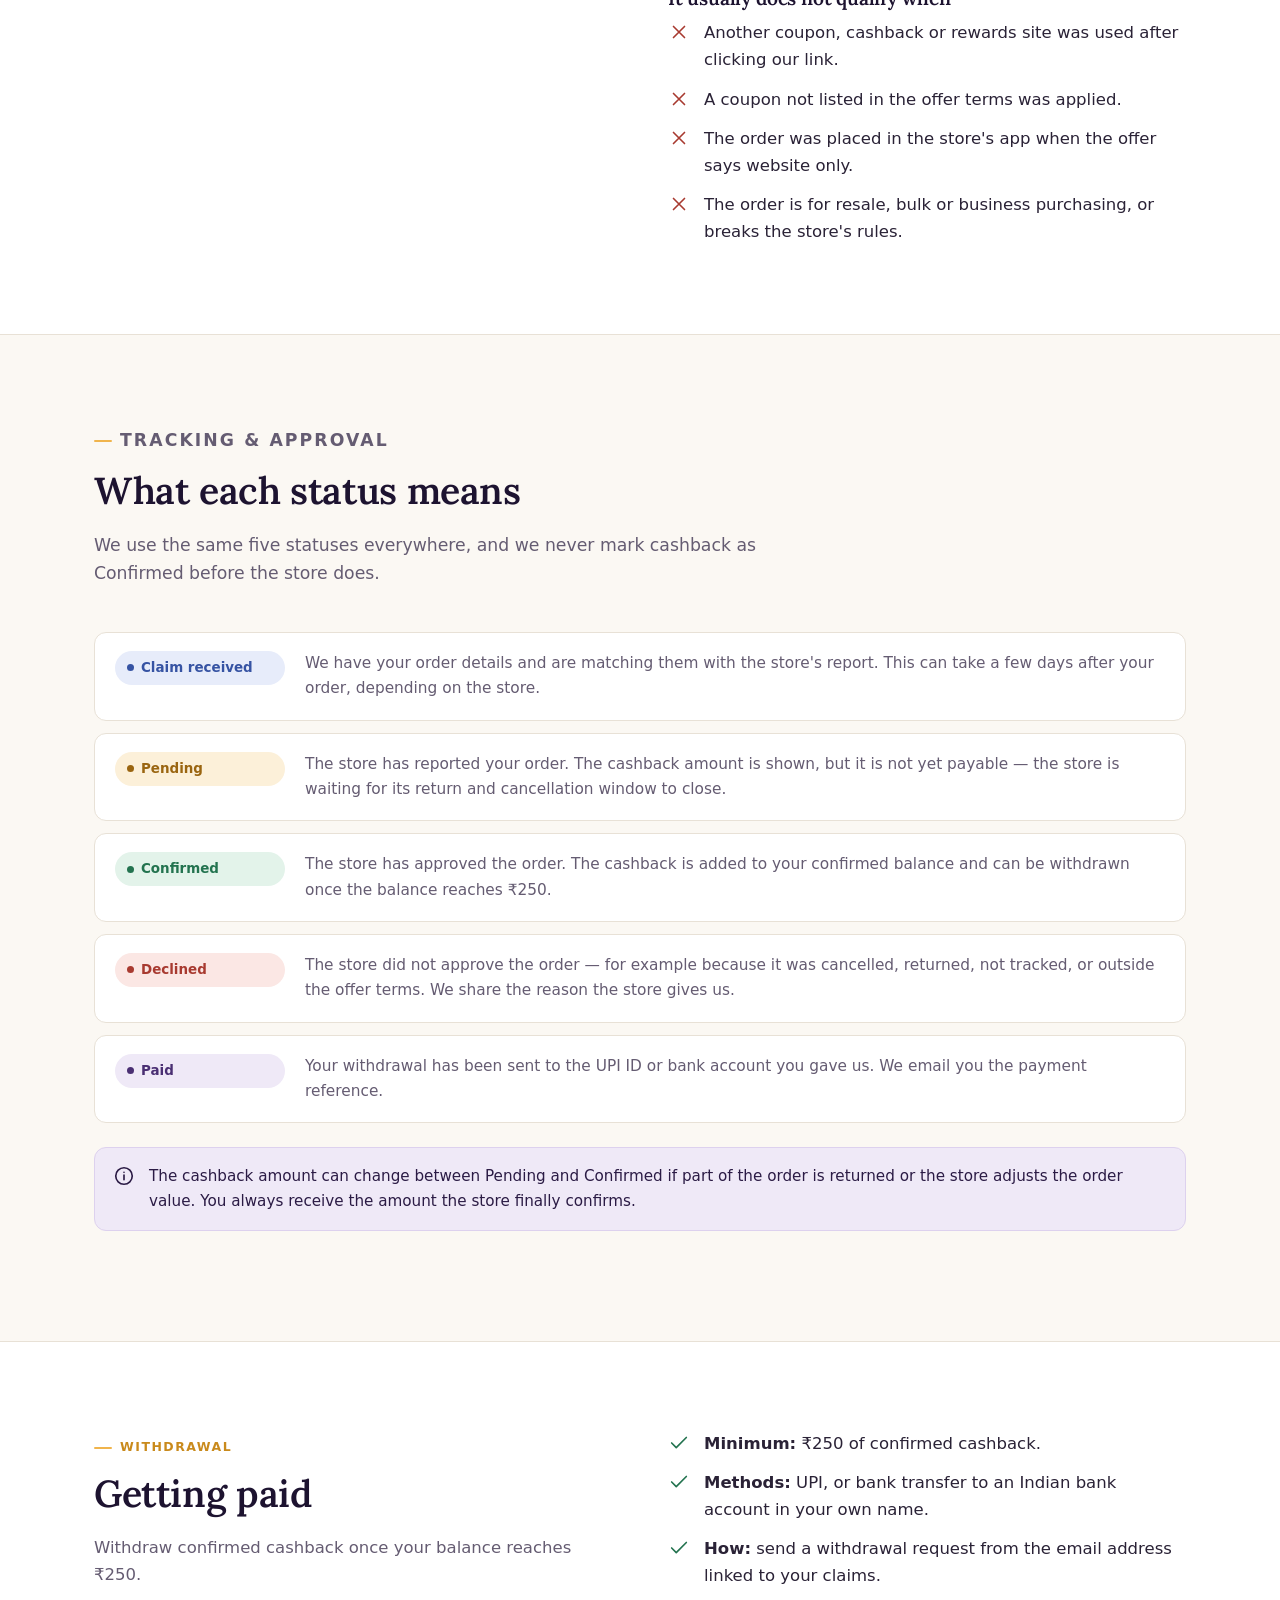
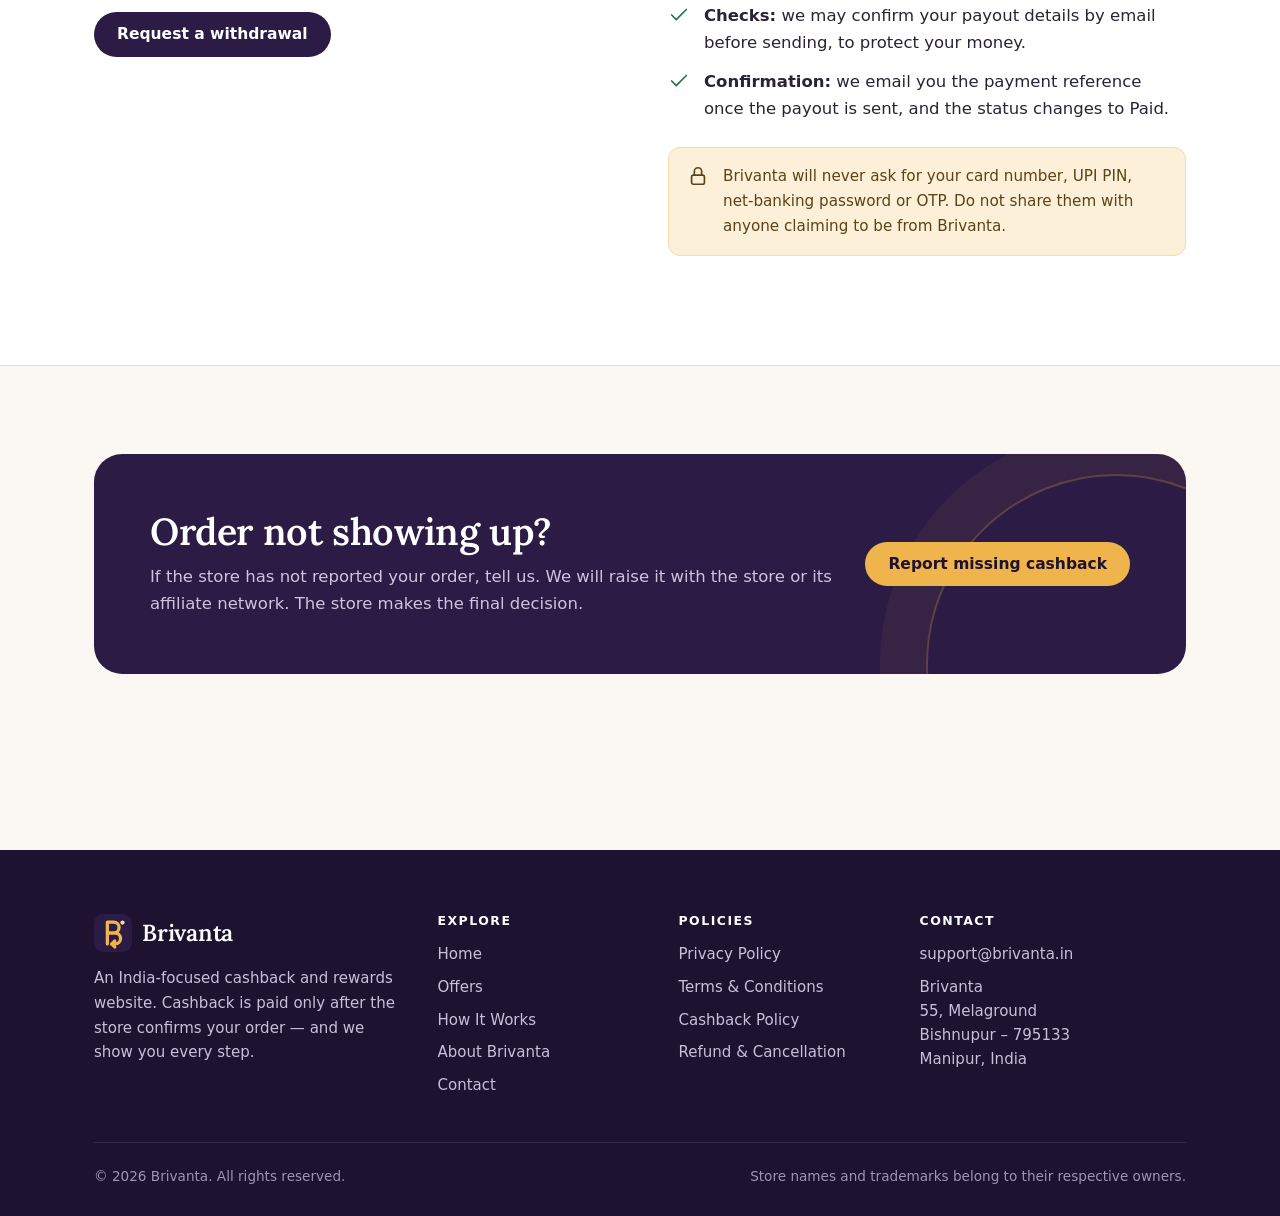
<file: how-it-works.html>
<!doctype html>
<html lang="en-IN">
<head>
<meta charset="utf-8">
<meta name="viewport" content="width=device-width, initial-scale=1">
<title>How Brivanta Cashback Works — Eligibility, Tracking, Approval &amp; Withdrawal</title>
<meta name="description" content="A clear guide to Brivanta cashback: who is eligible, how orders are tracked, what each status means, when cashback is approved and how to withdraw by UPI or bank transfer.">
<meta name="robots" content="index, follow">
<link rel="canonical" href="https://brivanta.in/how-it-works.html">
<meta name="theme-color" content="#2b1b45">
<meta name="format-detection" content="telephone=no">
<meta property="og:type" content="website">
<meta property="og:site_name" content="Brivanta">
<meta property="og:locale" content="en_IN">
<meta property="og:title" content="How Brivanta Cashback Works — Eligibility, Tracking, Approval &amp; Withdrawal">
<meta property="og:description" content="A clear guide to Brivanta cashback: who is eligible, how orders are tracked, what each status means, when cashback is approved and how to withdraw by UPI or bank transfer.">
<meta property="og:url" content="https://brivanta.in/how-it-works.html">
<meta property="og:image" content="https://brivanta.in/assets/img/og-image.png">
<meta property="og:image:width" content="1200">
<meta property="og:image:height" content="630">
<meta property="og:image:alt" content="Brivanta — cashback, explained clearly">
<meta name="twitter:card" content="summary_large_image">
<meta name="twitter:title" content="How Brivanta Cashback Works — Eligibility, Tracking, Approval &amp; Withdrawal">
<meta name="twitter:description" content="A clear guide to Brivanta cashback: who is eligible, how orders are tracked, what each status means, when cashback is approved and how to withdraw by UPI or bank transfer.">
<meta name="twitter:image" content="https://brivanta.in/assets/img/og-image.png">
<link rel="icon" href="favicon.ico" sizes="32x32">
<link rel="icon" href="favicon.svg" type="image/svg+xml">
<link rel="apple-touch-icon" href="assets/img/apple-touch-icon.png">
<link rel="manifest" href="site.webmanifest">
<link rel="preload" href="assets/fonts/brivanta-serif-600.woff" as="font" type="font/woff" crossorigin>
<link rel="stylesheet" href="assets/css/style.css">
</head>
<body>
<a class="skip-link" href="#main">Skip to content</a>
<header class="site-header" id="top">
  <div class="container header-inner">
    <a class="brand" href="index.html" aria-label="Brivanta home"><img src="favicon.svg" alt="" width="38" height="38"><span>Brivanta</span></a>
    <button class="menu-toggle" type="button" aria-expanded="false" aria-controls="site-nav" aria-label="Open menu"><svg viewBox="0 0 24 24" fill="none" stroke="currentColor" stroke-width="1.8" stroke-linecap="round" stroke-linejoin="round" aria-hidden="true" focusable="false"><path d="M4 7h16M4 12h16M4 17h16"/></svg></button>
    <nav class="nav" id="site-nav" aria-label="Main">
      <a href="index.html">Home</a>
      <a href="offers.html">Offers</a>
      <a href="how-it-works.html" aria-current="page">How It Works</a>
      <a href="about.html">About</a>
      <a href="contact.html">Contact</a>
      <a class="btn btn-primary btn-sm" href="contact.html?topic=claim#form">Claim cashback</a>
    </nav>
  </div>
</header>
<main id="main">
<section class="page-hero">
  <div class="container">
    <p class="crumbs"><a href="index.html">Home</a> / How It Works</p>
    <h1>How Brivanta works</h1>
    <p class="lead">Everything about eligibility, tracking, approval and withdrawal — in plain language.</p>
  </div>
</section>

<section class="section" aria-labelledby="journey-title">
  <div class="container">
    <div class="section-head">
      <p class="eyebrow">The journey</p>
      <h2 id="journey-title">Five steps, start to finish</h2>
    </div>
    <div class="grid grid-3">
      <article class="card step"><div class="icon"><svg viewBox="0 0 24 24" fill="none" stroke="currentColor" stroke-width="1.8" stroke-linecap="round" stroke-linejoin="round" aria-hidden="true" focusable="false"><path d="M20.6 13.4 13.4 20.6a2 2 0 0 1-2.8 0L3 13V3h10l7.6 7.6a2 2 0 0 1 0 2.8z"/><circle cx="7.5" cy="7.5" r="1.5"/></svg></div><p class="step-num">Step 1</p><h3>Choose an offer</h3><p>Browse the <a href="offers.html">Offers</a> page. Check the cashback rate, eligible purchases, confirmation period and terms.</p></article>
      <article class="card step"><div class="icon"><svg viewBox="0 0 24 24" fill="none" stroke="currentColor" stroke-width="1.8" stroke-linecap="round" stroke-linejoin="round" aria-hidden="true" focusable="false"><path d="M5 3l6.5 17 2.6-7.4L21.5 10z"/></svg></div><p class="step-num">Step 2</p><h3>Shop through the Brivanta link</h3><p>Tap “Shop via Brivanta”. The store's website opens and records that you came from Brivanta. Complete the order in that same visit.</p></article>
      <article class="card step"><div class="icon"><svg viewBox="0 0 24 24" fill="none" stroke="currentColor" stroke-width="1.8" stroke-linecap="round" stroke-linejoin="round" aria-hidden="true" focusable="false"><path d="M5 3h14v18l-3-2-2 2-2-2-2 2-2-2-3 2z"/><path d="M9 8h6M9 12h6M9 16h3"/></svg></div><p class="step-num">Step 3</p><h3>Submit your claim</h3><p>Send your store name, order ID, order date and order value through the <a href="contact.html?topic=claim#form">claim form</a>, from the email address you want updates on.</p></article>
      <article class="card step"><div class="icon"><svg viewBox="0 0 24 24" fill="none" stroke="currentColor" stroke-width="1.8" stroke-linecap="round" stroke-linejoin="round" aria-hidden="true" focusable="false"><circle cx="12" cy="12" r="9"/><path d="M12 7v5l3 2"/></svg></div><p class="step-num">Step 4</p><h3>We verify with the store</h3><p>We match your claim with the store's report. Your cashback stays Pending until the store approves the order after its return window.</p></article>
      <article class="card step"><div class="icon gold"><svg viewBox="0 0 24 24" fill="none" stroke="currentColor" stroke-width="1.8" stroke-linecap="round" stroke-linejoin="round" aria-hidden="true" focusable="false"><path d="M19 7V5a1 1 0 0 0-1-1H5a2 2 0 0 0 0 4h15a1 1 0 0 1 1 1v10a1 1 0 0 1-1 1H5a2 2 0 0 1-2-2V6"/><circle cx="16.5" cy="13.5" r="1.3"/></svg></div><p class="step-num">Step 5</p><h3>Withdraw confirmed cashback</h3><p>Once your confirmed cashback reaches ₹250, request a payout by UPI or bank transfer. We email you when it is sent.</p></article>
      <article class="card step"><div class="icon"><svg viewBox="0 0 24 24" fill="none" stroke="currentColor" stroke-width="1.8" stroke-linecap="round" stroke-linejoin="round" aria-hidden="true" focusable="false"><rect x="3" y="5" width="18" height="14" rx="2"/><path d="m3.5 7 8.5 6 8.5-6"/></svg></div><p class="step-num">Throughout</p><h3>Updates by email</h3><p>We email you whenever your claim changes status. You can ask for an update any time at <a href="mailto:support@brivanta.in">support@brivanta.in</a>.</p></article>
    </div>
  </div>
</section>

<section class="section section-white" aria-labelledby="elig-title">
  <div class="container split">
    <div>
      <p class="eyebrow">Eligibility</p>
      <h2 id="elig-title">Who and what qualifies</h2>
      <p class="muted">Cashback applies only when the store pays a commission for your order. The full rules are in our <a href="cashback-policy.html">Cashback Policy</a>.</p>
    </div>
    <div>
      <h3>Your order qualifies when</h3>
      <ul class="checklist">
        <li><svg viewBox="0 0 24 24" fill="none" stroke="currentColor" stroke-width="1.8" stroke-linecap="round" stroke-linejoin="round" aria-hidden="true" focusable="false"><path d="M20 6 9 17l-5-5"/></svg><span>You are 18 or older and shopping from India.</span></li>
        <li><svg viewBox="0 0 24 24" fill="none" stroke="currentColor" stroke-width="1.8" stroke-linecap="round" stroke-linejoin="round" aria-hidden="true" focusable="false"><path d="M20 6 9 17l-5-5"/></svg><span>You clicked a Brivanta offer link before ordering and completed the order in that visit.</span></li>
        <li><svg viewBox="0 0 24 24" fill="none" stroke="currentColor" stroke-width="1.8" stroke-linecap="round" stroke-linejoin="round" aria-hidden="true" focusable="false"><path d="M20 6 9 17l-5-5"/></svg><span>The products and payment method are allowed by the offer terms.</span></li>
        <li><svg viewBox="0 0 24 24" fill="none" stroke="currentColor" stroke-width="1.8" stroke-linecap="round" stroke-linejoin="round" aria-hidden="true" focusable="false"><path d="M20 6 9 17l-5-5"/></svg><span>The order is not cancelled, returned or exchanged.</span></li>
      </ul>
      <h3 class="mt-2">It usually does not qualify when</h3>
      <ul class="checklist cross">
        <li><svg viewBox="0 0 24 24" fill="none" stroke="currentColor" stroke-width="1.8" stroke-linecap="round" stroke-linejoin="round" aria-hidden="true" focusable="false"><path d="M18 6 6 18M6 6l12 12"/></svg><span>Another coupon, cashback or rewards site was used after clicking our link.</span></li>
        <li><svg viewBox="0 0 24 24" fill="none" stroke="currentColor" stroke-width="1.8" stroke-linecap="round" stroke-linejoin="round" aria-hidden="true" focusable="false"><path d="M18 6 6 18M6 6l12 12"/></svg><span>A coupon not listed in the offer terms was applied.</span></li>
        <li><svg viewBox="0 0 24 24" fill="none" stroke="currentColor" stroke-width="1.8" stroke-linecap="round" stroke-linejoin="round" aria-hidden="true" focusable="false"><path d="M18 6 6 18M6 6l12 12"/></svg><span>The order was placed in the store's app when the offer says website only.</span></li>
        <li><svg viewBox="0 0 24 24" fill="none" stroke="currentColor" stroke-width="1.8" stroke-linecap="round" stroke-linejoin="round" aria-hidden="true" focusable="false"><path d="M18 6 6 18M6 6l12 12"/></svg><span>The order is for resale, bulk or business purchasing, or breaks the store's rules.</span></li>
      </ul>
    </div>
  </div>
</section>

<section class="section" aria-labelledby="status-title">
  <div class="container">
    <div class="section-head">
      <p class="eyebrow">Tracking &amp; approval</p>
      <h2 id="status-title">What each status means</h2>
      <p>We use the same five statuses everywhere, and we never mark cashback as Confirmed before the store does.</p>
    </div>
    <div class="status-list">
      <div class="status-row"><span class="badge t-info">Claim received</span><p>We have your order details and are matching them with the store's report. This can take a few days after your order, depending on the store.</p></div>
      <div class="status-row"><span class="badge t-wait">Pending</span><p>The store has reported your order. The cashback amount is shown, but it is not yet payable — the store is waiting for its return and cancellation window to close.</p></div>
      <div class="status-row"><span class="badge t-ok">Confirmed</span><p>The store has approved the order. The cashback is added to your confirmed balance and can be withdrawn once the balance reaches ₹250.</p></div>
      <div class="status-row"><span class="badge t-bad">Declined</span><p>The store did not approve the order — for example because it was cancelled, returned, not tracked, or outside the offer terms. We share the reason the store gives us.</p></div>
      <div class="status-row"><span class="badge t-paid">Paid</span><p>Your withdrawal has been sent to the UPI ID or bank account you gave us. We email you the payment reference.</p></div>
    </div>
    <div class="note plum mt-2"><svg viewBox="0 0 24 24" fill="none" stroke="currentColor" stroke-width="1.8" stroke-linecap="round" stroke-linejoin="round" aria-hidden="true" focusable="false"><circle cx="12" cy="12" r="9"/><path d="M12 11v5M12 8h.01"/></svg><p>The cashback amount can change between Pending and Confirmed if part of the order is returned or the store adjusts the order value. You always receive the amount the store finally confirms.</p></div>
  </div>
</section>

<section class="section section-white" aria-labelledby="withdraw-title">
  <div class="container split">
    <div>
      <p class="eyebrow">Withdrawal</p>
      <h2 id="withdraw-title">Getting paid</h2>
      <p class="muted">Withdraw confirmed cashback once your balance reaches ₹250.</p>
      <div class="stack-actions"><a class="btn btn-primary" href="contact.html?topic=withdrawal#form">Request a withdrawal</a></div>
    </div>
    <div>
      <ul class="checklist">
        <li><svg viewBox="0 0 24 24" fill="none" stroke="currentColor" stroke-width="1.8" stroke-linecap="round" stroke-linejoin="round" aria-hidden="true" focusable="false"><path d="M20 6 9 17l-5-5"/></svg><span><strong>Minimum:</strong> ₹250 of confirmed cashback.</span></li>
        <li><svg viewBox="0 0 24 24" fill="none" stroke="currentColor" stroke-width="1.8" stroke-linecap="round" stroke-linejoin="round" aria-hidden="true" focusable="false"><path d="M20 6 9 17l-5-5"/></svg><span><strong>Methods:</strong> UPI, or bank transfer to an Indian bank account in your own name.</span></li>
        <li><svg viewBox="0 0 24 24" fill="none" stroke="currentColor" stroke-width="1.8" stroke-linecap="round" stroke-linejoin="round" aria-hidden="true" focusable="false"><path d="M20 6 9 17l-5-5"/></svg><span><strong>How:</strong> send a withdrawal request from the email address linked to your claims.</span></li>
        <li><svg viewBox="0 0 24 24" fill="none" stroke="currentColor" stroke-width="1.8" stroke-linecap="round" stroke-linejoin="round" aria-hidden="true" focusable="false"><path d="M20 6 9 17l-5-5"/></svg><span><strong>Checks:</strong> we may confirm your payout details by email before sending, to protect your money.</span></li>
        <li><svg viewBox="0 0 24 24" fill="none" stroke="currentColor" stroke-width="1.8" stroke-linecap="round" stroke-linejoin="round" aria-hidden="true" focusable="false"><path d="M20 6 9 17l-5-5"/></svg><span><strong>Confirmation:</strong> we email you the payment reference once the payout is sent, and the status changes to Paid.</span></li>
      </ul>
      <div class="note mt-2"><svg viewBox="0 0 24 24" fill="none" stroke="currentColor" stroke-width="1.8" stroke-linecap="round" stroke-linejoin="round" aria-hidden="true" focusable="false"><rect x="5" y="11" width="14" height="10" rx="2"/><path d="M8 11V7a4 4 0 0 1 8 0v4"/></svg><p>Brivanta will never ask for your card number, UPI PIN, net-banking password or OTP. Do not share them with anyone claiming to be from Brivanta.</p></div>
    </div>
  </div>
</section>

<section class="section" aria-labelledby="missing-title">
  <div class="container">
    <div class="cta">
      <div>
        <h2 id="missing-title">Order not showing up?</h2>
        <p>If the store has not reported your order, tell us. We will raise it with the store or its affiliate network. The store makes the final decision.</p>
      </div>
      <div class="cta-actions">
        <a class="btn btn-gold" href="contact.html?topic=missing#form">Report missing cashback</a>
      </div>
    </div>
  </div>
</section>
</main>
<footer class="site-footer">
  <div class="container">
    <div class="footer-grid">
      <div>
        <a class="brand" href="index.html" aria-label="Brivanta home"><img src="favicon.svg" alt="" width="38" height="38"><span>Brivanta</span></a>
        <p>An India-focused cashback and rewards website. Cashback is paid only after the store confirms your order — and we show you every step.</p>
      </div>
      <div>
        <h2>Explore</h2>
        <ul>
          <li><a href="index.html">Home</a></li>
          <li><a href="offers.html">Offers</a></li>
          <li><a href="how-it-works.html">How It Works</a></li>
          <li><a href="about.html">About Brivanta</a></li>
          <li><a href="contact.html">Contact</a></li>
        </ul>
      </div>
      <div>
        <h2>Policies</h2>
        <ul>
          <li><a href="privacy-policy.html">Privacy Policy</a></li>
          <li><a href="terms.html">Terms &amp; Conditions</a></li>
          <li><a href="cashback-policy.html">Cashback Policy</a></li>
          <li><a href="refund-policy.html">Refund &amp; Cancellation</a></li>
        </ul>
      </div>
      <div>
        <h2>Contact</h2>
        <ul>
          <li><a href="mailto:support@brivanta.in">support@brivanta.in</a></li>
          <li><address>Brivanta<br>55, Melaground<br>Bishnupur – 795133<br>Manipur, India</address></li>
        </ul>
      </div>
    </div>
    <div class="footer-bottom">
      <p>© <span data-year>2026</span> Brivanta. All rights reserved.</p>
      <p>Store names and trademarks belong to their respective owners.</p>
    </div>
  </div>
</footer>
<script src="assets/js/main.js" defer></script>
</body>
</html>
</file>
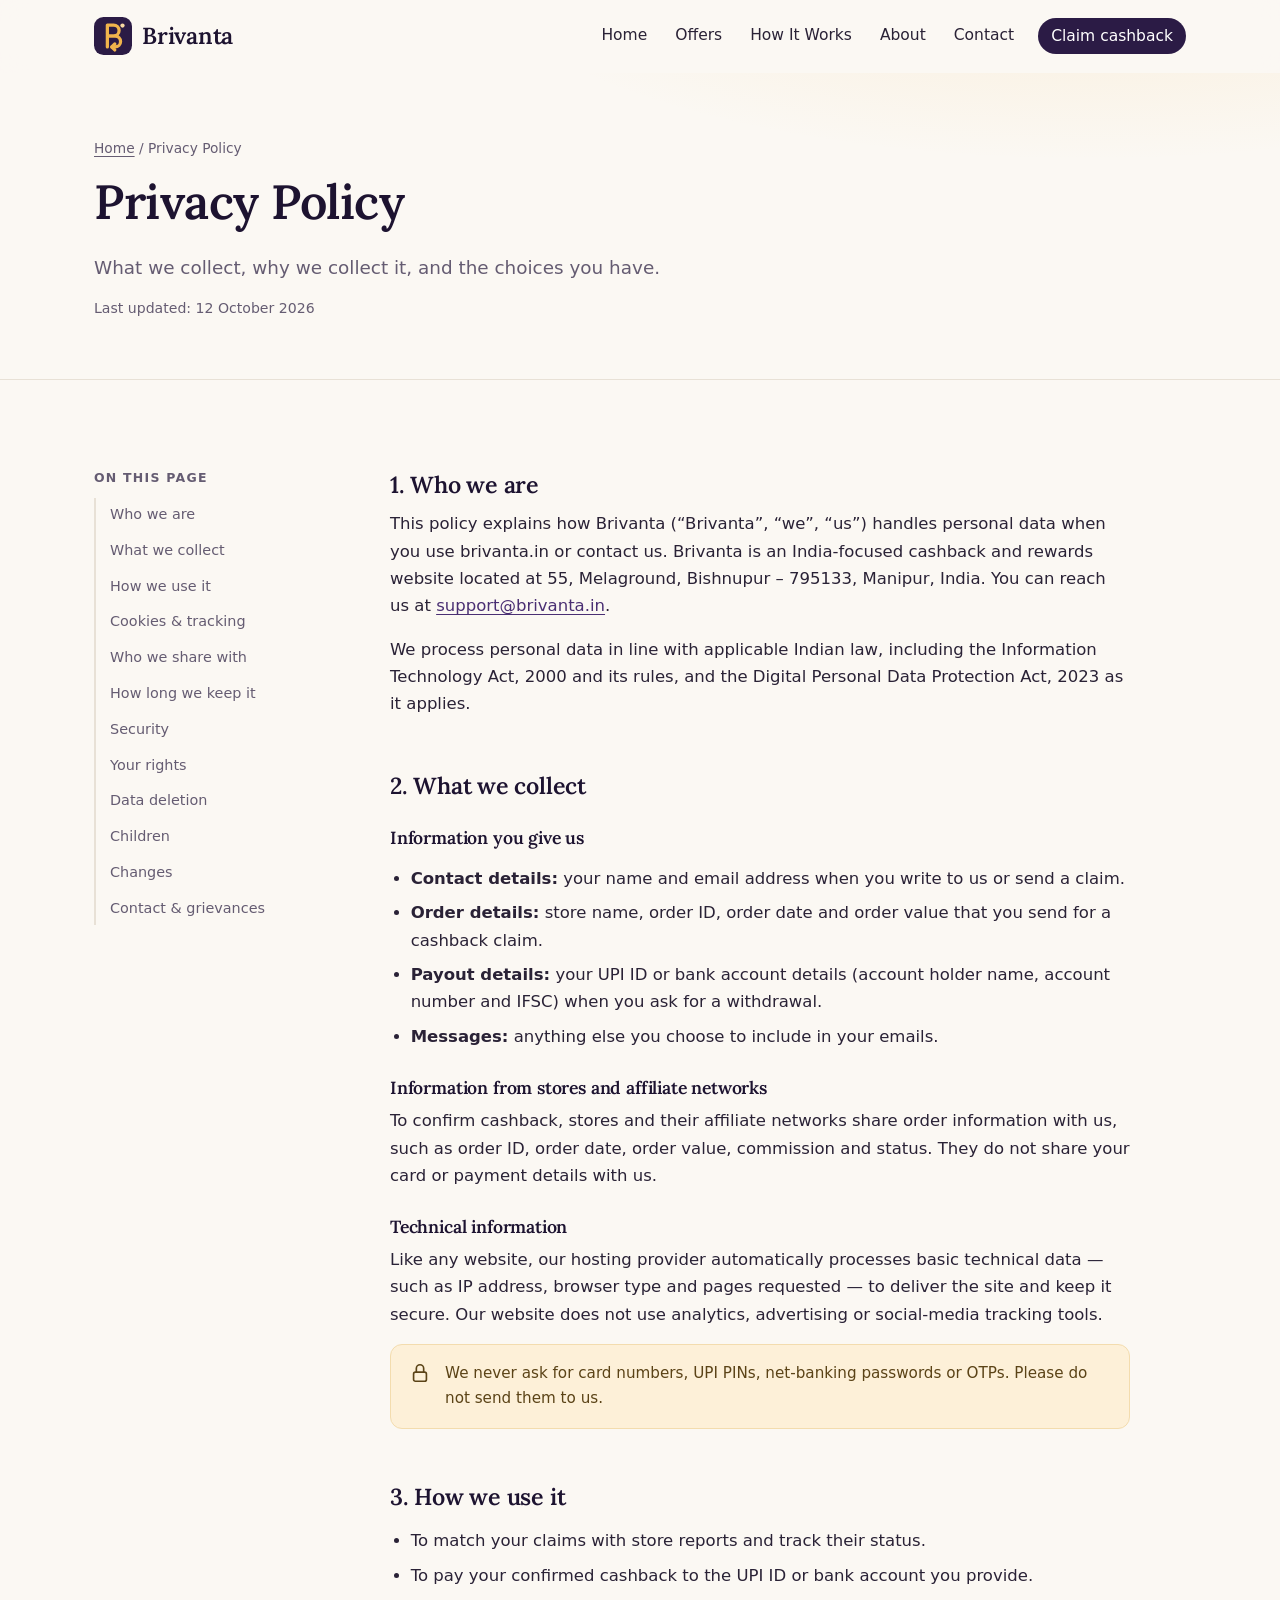
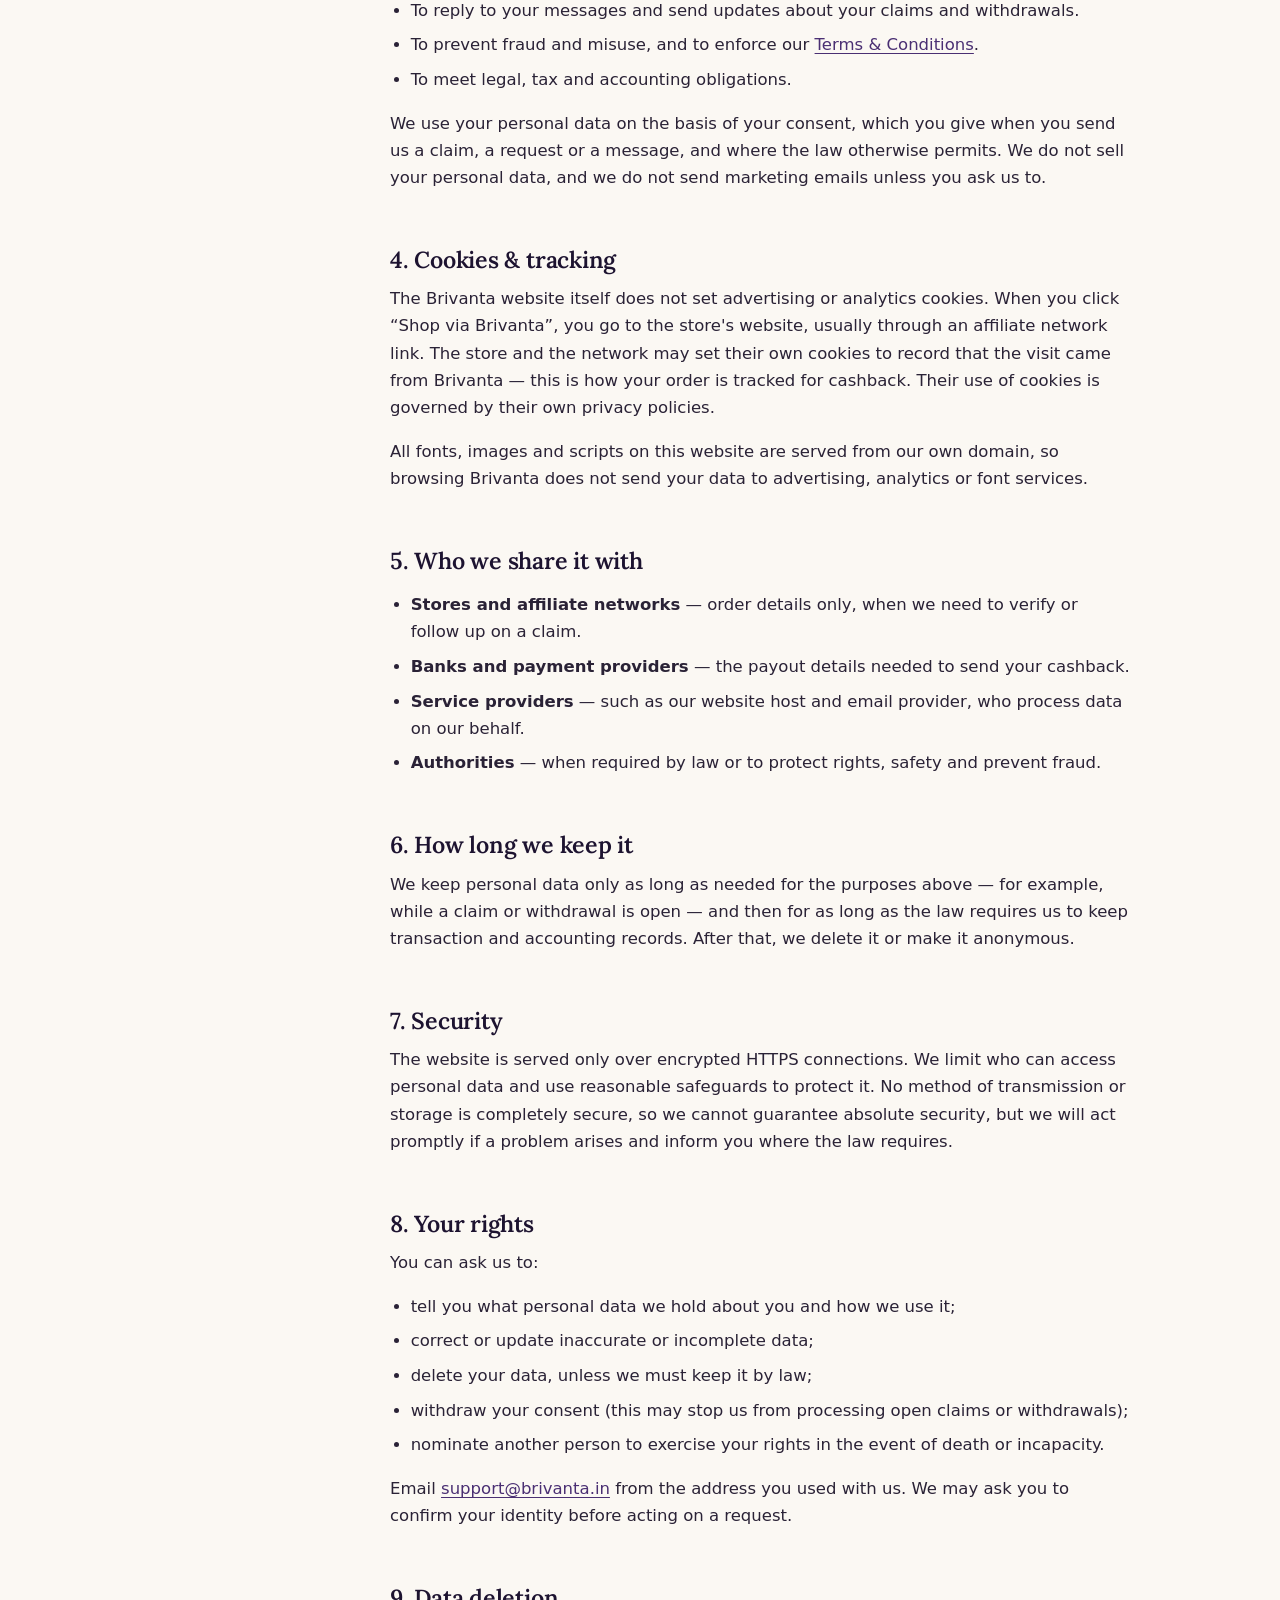
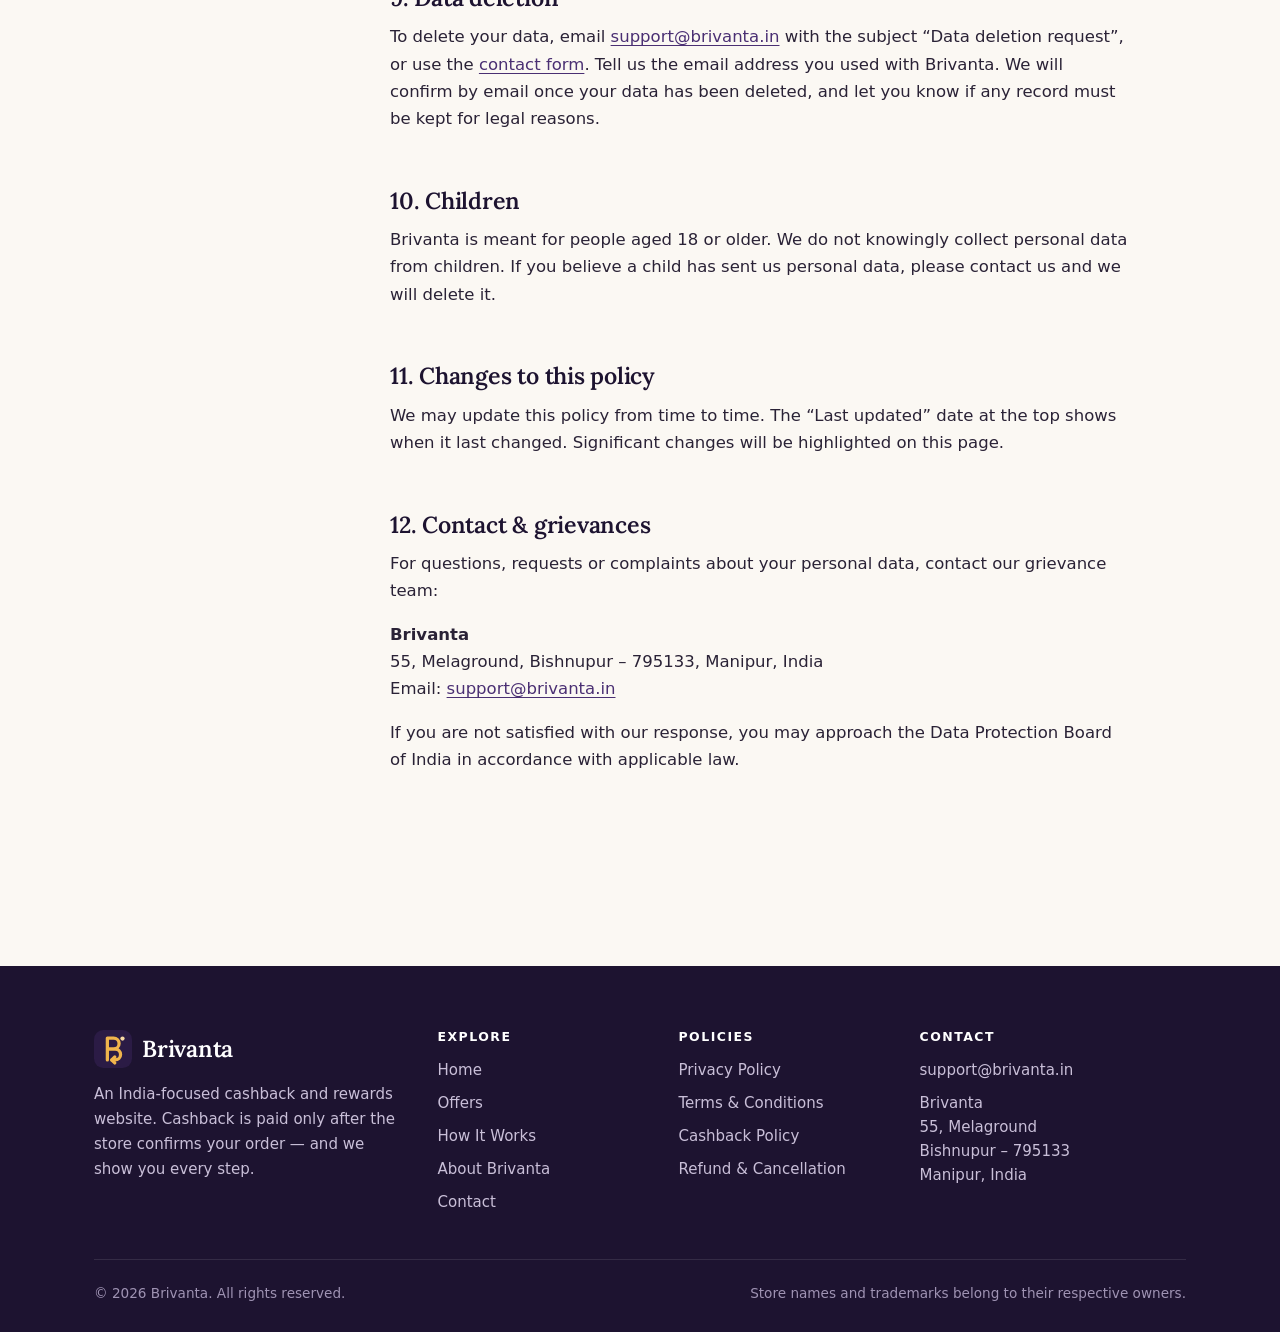
<file: privacy-policy.html>
<!doctype html>
<html lang="en-IN">
<head>
<meta charset="utf-8">
<meta name="viewport" content="width=device-width, initial-scale=1">
<title>Privacy Policy — Brivanta</title>
<meta name="description" content="How Brivanta collects, uses, shares and protects personal data, your rights under Indian law, and how to request access, correction or deletion of your data.">
<meta name="robots" content="index, follow">
<link rel="canonical" href="https://brivanta.in/privacy-policy.html">
<meta name="theme-color" content="#2b1b45">
<meta name="format-detection" content="telephone=no">
<meta property="og:type" content="website">
<meta property="og:site_name" content="Brivanta">
<meta property="og:locale" content="en_IN">
<meta property="og:title" content="Privacy Policy — Brivanta">
<meta property="og:description" content="How Brivanta collects, uses, shares and protects personal data, your rights under Indian law, and how to request access, correction or deletion of your data.">
<meta property="og:url" content="https://brivanta.in/privacy-policy.html">
<meta property="og:image" content="https://brivanta.in/assets/img/og-image.png">
<meta property="og:image:width" content="1200">
<meta property="og:image:height" content="630">
<meta property="og:image:alt" content="Brivanta — cashback, explained clearly">
<meta name="twitter:card" content="summary_large_image">
<meta name="twitter:title" content="Privacy Policy — Brivanta">
<meta name="twitter:description" content="How Brivanta collects, uses, shares and protects personal data, your rights under Indian law, and how to request access, correction or deletion of your data.">
<meta name="twitter:image" content="https://brivanta.in/assets/img/og-image.png">
<link rel="icon" href="favicon.ico" sizes="32x32">
<link rel="icon" href="favicon.svg" type="image/svg+xml">
<link rel="apple-touch-icon" href="assets/img/apple-touch-icon.png">
<link rel="manifest" href="site.webmanifest">
<link rel="preload" href="assets/fonts/brivanta-serif-600.woff" as="font" type="font/woff" crossorigin>
<link rel="stylesheet" href="assets/css/style.css">
</head>
<body>
<a class="skip-link" href="#main">Skip to content</a>
<header class="site-header" id="top">
  <div class="container header-inner">
    <a class="brand" href="index.html" aria-label="Brivanta home"><img src="favicon.svg" alt="" width="38" height="38"><span>Brivanta</span></a>
    <button class="menu-toggle" type="button" aria-expanded="false" aria-controls="site-nav" aria-label="Open menu"><svg viewBox="0 0 24 24" fill="none" stroke="currentColor" stroke-width="1.8" stroke-linecap="round" stroke-linejoin="round" aria-hidden="true" focusable="false"><path d="M4 7h16M4 12h16M4 17h16"/></svg></button>
    <nav class="nav" id="site-nav" aria-label="Main">
      <a href="index.html">Home</a>
      <a href="offers.html">Offers</a>
      <a href="how-it-works.html">How It Works</a>
      <a href="about.html">About</a>
      <a href="contact.html">Contact</a>
      <a class="btn btn-primary btn-sm" href="contact.html?topic=claim#form">Claim cashback</a>
    </nav>
  </div>
</header>
<main id="main">
<section class="page-hero">
  <div class="container">
    <p class="crumbs"><a href="index.html">Home</a> / Privacy Policy</p>
    <h1>Privacy Policy</h1>
    <p class="lead">What we collect, why we collect it, and the choices you have.</p>
    <p class="updated">Last updated: 12 October 2026</p>
  </div>
</section>

<section class="section">
  <div class="container legal">
    <nav class="toc" aria-label="On this page">
      <strong>On this page</strong>
      <ol>
        <li><a href="#who">Who we are</a></li>
        <li><a href="#collect">What we collect</a></li>
        <li><a href="#use">How we use it</a></li>
        <li><a href="#cookies">Cookies &amp; tracking</a></li>
        <li><a href="#share">Who we share with</a></li>
        <li><a href="#keep">How long we keep it</a></li>
        <li><a href="#security">Security</a></li>
        <li><a href="#rights">Your rights</a></li>
        <li><a href="#delete">Data deletion</a></li>
        <li><a href="#children">Children</a></li>
        <li><a href="#changes">Changes</a></li>
        <li><a href="#contact">Contact &amp; grievances</a></li>
      </ol>
    </nav>
    <article class="prose">
      <h2 id="who">1. Who we are</h2>
      <p>This policy explains how Brivanta (“Brivanta”, “we”, “us”) handles personal data when you use brivanta.in or contact us. Brivanta is an India-focused cashback and rewards website located at 55, Melaground, Bishnupur – 795133, Manipur, India. You can reach us at <a href="mailto:support@brivanta.in">support@brivanta.in</a>.</p>
      <p>We process personal data in line with applicable Indian law, including the Information Technology Act, 2000 and its rules, and the Digital Personal Data Protection Act, 2023 as it applies.</p>

      <h2 id="collect">2. What we collect</h2>
      <h3>Information you give us</h3>
      <ul>
        <li><strong>Contact details:</strong> your name and email address when you write to us or send a claim.</li>
        <li><strong>Order details:</strong> store name, order ID, order date and order value that you send for a cashback claim.</li>
        <li><strong>Payout details:</strong> your UPI ID or bank account details (account holder name, account number and IFSC) when you ask for a withdrawal.</li>
        <li><strong>Messages:</strong> anything else you choose to include in your emails.</li>
      </ul>
      <h3>Information from stores and affiliate networks</h3>
      <p>To confirm cashback, stores and their affiliate networks share order information with us, such as order ID, order date, order value, commission and status. They do not share your card or payment details with us.</p>
      <h3>Technical information</h3>
      <p>Like any website, our hosting provider automatically processes basic technical data — such as IP address, browser type and pages requested — to deliver the site and keep it secure. Our website does not use analytics, advertising or social-media tracking tools.</p>
      <div class="note"><svg viewBox="0 0 24 24" fill="none" stroke="currentColor" stroke-width="1.8" stroke-linecap="round" stroke-linejoin="round" aria-hidden="true" focusable="false"><rect x="5" y="11" width="14" height="10" rx="2"/><path d="M8 11V7a4 4 0 0 1 8 0v4"/></svg><p>We never ask for card numbers, UPI PINs, net-banking passwords or OTPs. Please do not send them to us.</p></div>

      <h2 id="use">3. How we use it</h2>
      <ul>
        <li>To match your claims with store reports and track their status.</li>
        <li>To pay your confirmed cashback to the UPI ID or bank account you provide.</li>
        <li>To reply to your messages and send updates about your claims and withdrawals.</li>
        <li>To prevent fraud and misuse, and to enforce our <a href="terms.html">Terms &amp; Conditions</a>.</li>
        <li>To meet legal, tax and accounting obligations.</li>
      </ul>
      <p>We use your personal data on the basis of your consent, which you give when you send us a claim, a request or a message, and where the law otherwise permits. We do not sell your personal data, and we do not send marketing emails unless you ask us to.</p>

      <h2 id="cookies">4. Cookies &amp; tracking</h2>
      <p>The Brivanta website itself does not set advertising or analytics cookies. When you click “Shop via Brivanta”, you go to the store's website, usually through an affiliate network link. The store and the network may set their own cookies to record that the visit came from Brivanta — this is how your order is tracked for cashback. Their use of cookies is governed by their own privacy policies.</p>
      <p>All fonts, images and scripts on this website are served from our own domain, so browsing Brivanta does not send your data to advertising, analytics or font services.</p>

      <h2 id="share">5. Who we share it with</h2>
      <ul>
        <li><strong>Stores and affiliate networks</strong> — order details only, when we need to verify or follow up on a claim.</li>
        <li><strong>Banks and payment providers</strong> — the payout details needed to send your cashback.</li>
        <li><strong>Service providers</strong> — such as our website host and email provider, who process data on our behalf.</li>
        <li><strong>Authorities</strong> — when required by law or to protect rights, safety and prevent fraud.</li>
      </ul>

      <h2 id="keep">6. How long we keep it</h2>
      <p>We keep personal data only as long as needed for the purposes above — for example, while a claim or withdrawal is open — and then for as long as the law requires us to keep transaction and accounting records. After that, we delete it or make it anonymous.</p>

      <h2 id="security">7. Security</h2>
      <p>The website is served only over encrypted HTTPS connections. We limit who can access personal data and use reasonable safeguards to protect it. No method of transmission or storage is completely secure, so we cannot guarantee absolute security, but we will act promptly if a problem arises and inform you where the law requires.</p>

      <h2 id="rights">8. Your rights</h2>
      <p>You can ask us to:</p>
      <ul>
        <li>tell you what personal data we hold about you and how we use it;</li>
        <li>correct or update inaccurate or incomplete data;</li>
        <li>delete your data, unless we must keep it by law;</li>
        <li>withdraw your consent (this may stop us from processing open claims or withdrawals);</li>
        <li>nominate another person to exercise your rights in the event of death or incapacity.</li>
      </ul>
      <p>Email <a href="mailto:support@brivanta.in">support@brivanta.in</a> from the address you used with us. We may ask you to confirm your identity before acting on a request.</p>

      <h2 id="delete">9. Data deletion</h2>
      <p>To delete your data, email <a href="mailto:support@brivanta.in?subject=Data%20deletion%20request">support@brivanta.in</a> with the subject “Data deletion request”, or use the <a href="contact.html?topic=privacy#form">contact form</a>. Tell us the email address you used with Brivanta. We will confirm by email once your data has been deleted, and let you know if any record must be kept for legal reasons.</p>

      <h2 id="children">10. Children</h2>
      <p>Brivanta is meant for people aged 18 or older. We do not knowingly collect personal data from children. If you believe a child has sent us personal data, please contact us and we will delete it.</p>

      <h2 id="changes">11. Changes to this policy</h2>
      <p>We may update this policy from time to time. The “Last updated” date at the top shows when it last changed. Significant changes will be highlighted on this page.</p>

      <h2 id="contact">12. Contact &amp; grievances</h2>
      <p>For questions, requests or complaints about your personal data, contact our grievance team:</p>
      <p><strong>Brivanta</strong><br>55, Melaground, Bishnupur – 795133, Manipur, India<br>Email: <a href="mailto:support@brivanta.in">support@brivanta.in</a></p>
      <p>If you are not satisfied with our response, you may approach the Data Protection Board of India in accordance with applicable law.</p>
    </article>
  </div>
</section>
</main>
<footer class="site-footer">
  <div class="container">
    <div class="footer-grid">
      <div>
        <a class="brand" href="index.html" aria-label="Brivanta home"><img src="favicon.svg" alt="" width="38" height="38"><span>Brivanta</span></a>
        <p>An India-focused cashback and rewards website. Cashback is paid only after the store confirms your order — and we show you every step.</p>
      </div>
      <div>
        <h2>Explore</h2>
        <ul>
          <li><a href="index.html">Home</a></li>
          <li><a href="offers.html">Offers</a></li>
          <li><a href="how-it-works.html">How It Works</a></li>
          <li><a href="about.html">About Brivanta</a></li>
          <li><a href="contact.html">Contact</a></li>
        </ul>
      </div>
      <div>
        <h2>Policies</h2>
        <ul>
          <li><a href="privacy-policy.html">Privacy Policy</a></li>
          <li><a href="terms.html">Terms &amp; Conditions</a></li>
          <li><a href="cashback-policy.html">Cashback Policy</a></li>
          <li><a href="refund-policy.html">Refund &amp; Cancellation</a></li>
        </ul>
      </div>
      <div>
        <h2>Contact</h2>
        <ul>
          <li><a href="mailto:support@brivanta.in">support@brivanta.in</a></li>
          <li><address>Brivanta<br>55, Melaground<br>Bishnupur – 795133<br>Manipur, India</address></li>
        </ul>
      </div>
    </div>
    <div class="footer-bottom">
      <p>© <span data-year>2026</span> Brivanta. All rights reserved.</p>
      <p>Store names and trademarks belong to their respective owners.</p>
    </div>
  </div>
</footer>
<script src="assets/js/main.js" defer></script>
</body>
</html>
</file>
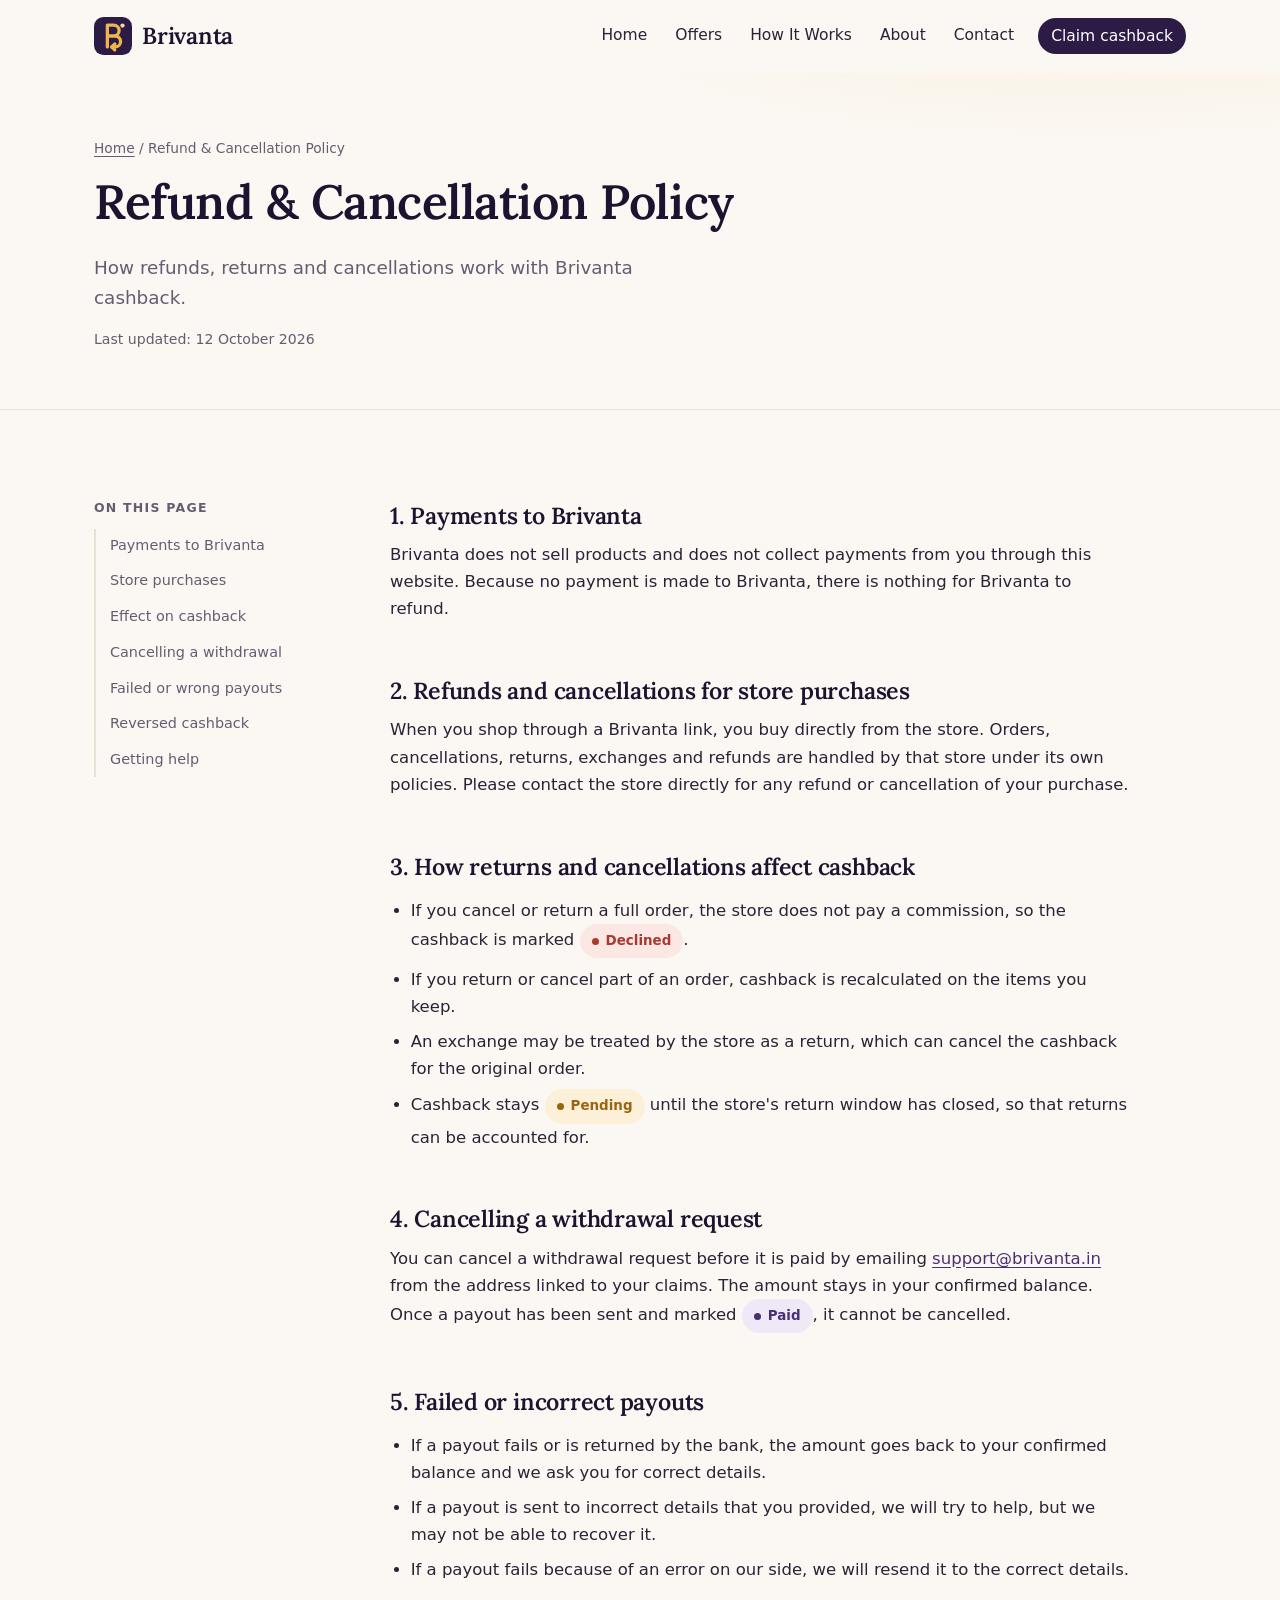
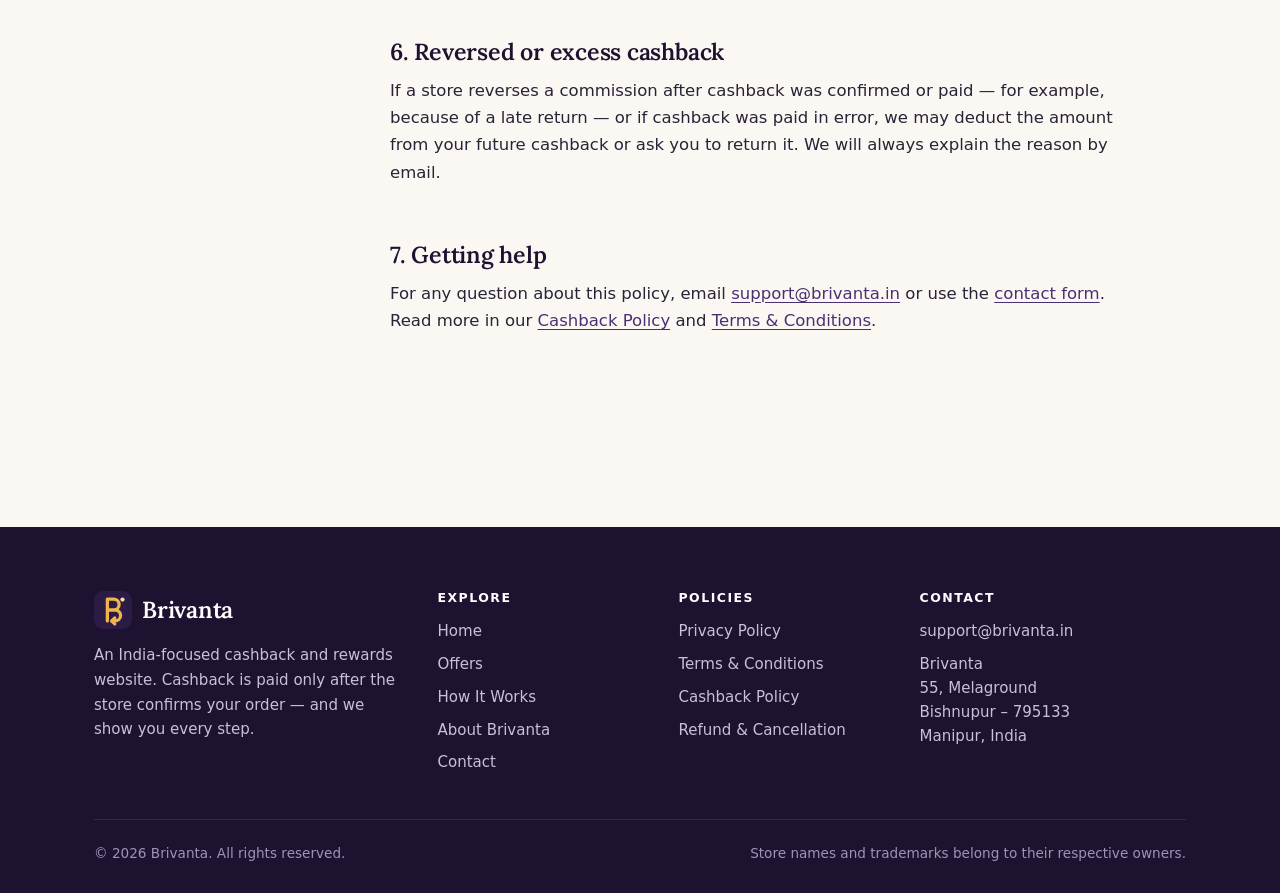
<file: refund-policy.html>
<!doctype html>
<html lang="en-IN">
<head>
<meta charset="utf-8">
<meta name="viewport" content="width=device-width, initial-scale=1">
<title>Refund &amp; Cancellation Policy — Brivanta</title>
<meta name="description" content="How refunds, returns and cancellations affect Brivanta cashback, how to cancel a withdrawal request, and how payout errors and reversals are handled.">
<meta name="robots" content="index, follow">
<link rel="canonical" href="https://brivanta.in/refund-policy.html">
<meta name="theme-color" content="#2b1b45">
<meta name="format-detection" content="telephone=no">
<meta property="og:type" content="website">
<meta property="og:site_name" content="Brivanta">
<meta property="og:locale" content="en_IN">
<meta property="og:title" content="Refund &amp; Cancellation Policy — Brivanta">
<meta property="og:description" content="How refunds, returns and cancellations affect Brivanta cashback, how to cancel a withdrawal request, and how payout errors and reversals are handled.">
<meta property="og:url" content="https://brivanta.in/refund-policy.html">
<meta property="og:image" content="https://brivanta.in/assets/img/og-image.png">
<meta property="og:image:width" content="1200">
<meta property="og:image:height" content="630">
<meta property="og:image:alt" content="Brivanta — cashback, explained clearly">
<meta name="twitter:card" content="summary_large_image">
<meta name="twitter:title" content="Refund &amp; Cancellation Policy — Brivanta">
<meta name="twitter:description" content="How refunds, returns and cancellations affect Brivanta cashback, how to cancel a withdrawal request, and how payout errors and reversals are handled.">
<meta name="twitter:image" content="https://brivanta.in/assets/img/og-image.png">
<link rel="icon" href="favicon.ico" sizes="32x32">
<link rel="icon" href="favicon.svg" type="image/svg+xml">
<link rel="apple-touch-icon" href="assets/img/apple-touch-icon.png">
<link rel="manifest" href="site.webmanifest">
<link rel="preload" href="assets/fonts/brivanta-serif-600.woff" as="font" type="font/woff" crossorigin>
<link rel="stylesheet" href="assets/css/style.css">
</head>
<body>
<a class="skip-link" href="#main">Skip to content</a>
<header class="site-header" id="top">
  <div class="container header-inner">
    <a class="brand" href="index.html" aria-label="Brivanta home"><img src="favicon.svg" alt="" width="38" height="38"><span>Brivanta</span></a>
    <button class="menu-toggle" type="button" aria-expanded="false" aria-controls="site-nav" aria-label="Open menu"><svg viewBox="0 0 24 24" fill="none" stroke="currentColor" stroke-width="1.8" stroke-linecap="round" stroke-linejoin="round" aria-hidden="true" focusable="false"><path d="M4 7h16M4 12h16M4 17h16"/></svg></button>
    <nav class="nav" id="site-nav" aria-label="Main">
      <a href="index.html">Home</a>
      <a href="offers.html">Offers</a>
      <a href="how-it-works.html">How It Works</a>
      <a href="about.html">About</a>
      <a href="contact.html">Contact</a>
      <a class="btn btn-primary btn-sm" href="contact.html?topic=claim#form">Claim cashback</a>
    </nav>
  </div>
</header>
<main id="main">
<section class="page-hero">
  <div class="container">
    <p class="crumbs"><a href="index.html">Home</a> / Refund &amp; Cancellation Policy</p>
    <h1>Refund &amp; Cancellation Policy</h1>
    <p class="lead">How refunds, returns and cancellations work with Brivanta cashback.</p>
    <p class="updated">Last updated: 12 October 2026</p>
  </div>
</section>

<section class="section">
  <div class="container legal">
    <nav class="toc" aria-label="On this page">
      <strong>On this page</strong>
      <ol>
        <li><a href="#payments">Payments to Brivanta</a></li>
        <li><a href="#purchases">Store purchases</a></li>
        <li><a href="#effect">Effect on cashback</a></li>
        <li><a href="#withdrawals">Cancelling a withdrawal</a></li>
        <li><a href="#failed">Failed or wrong payouts</a></li>
        <li><a href="#recovery">Reversed cashback</a></li>
        <li><a href="#help">Getting help</a></li>
      </ol>
    </nav>
    <article class="prose">
      <h2 id="payments">1. Payments to Brivanta</h2>
      <p>Brivanta does not sell products and does not collect payments from you through this website. Because no payment is made to Brivanta, there is nothing for Brivanta to refund.</p>

      <h2 id="purchases">2. Refunds and cancellations for store purchases</h2>
      <p>When you shop through a Brivanta link, you buy directly from the store. Orders, cancellations, returns, exchanges and refunds are handled by that store under its own policies. Please contact the store directly for any refund or cancellation of your purchase.</p>

      <h2 id="effect">3. How returns and cancellations affect cashback</h2>
      <ul>
        <li>If you cancel or return a full order, the store does not pay a commission, so the cashback is marked <span class="badge t-bad">Declined</span>.</li>
        <li>If you return or cancel part of an order, cashback is recalculated on the items you keep.</li>
        <li>An exchange may be treated by the store as a return, which can cancel the cashback for the original order.</li>
        <li>Cashback stays <span class="badge t-wait">Pending</span> until the store's return window has closed, so that returns can be accounted for.</li>
      </ul>

      <h2 id="withdrawals">4. Cancelling a withdrawal request</h2>
      <p>You can cancel a withdrawal request before it is paid by emailing <a href="mailto:support@brivanta.in">support@brivanta.in</a> from the address linked to your claims. The amount stays in your confirmed balance. Once a payout has been sent and marked <span class="badge t-paid">Paid</span>, it cannot be cancelled.</p>

      <h2 id="failed">5. Failed or incorrect payouts</h2>
      <ul>
        <li>If a payout fails or is returned by the bank, the amount goes back to your confirmed balance and we ask you for correct details.</li>
        <li>If a payout is sent to incorrect details that you provided, we will try to help, but we may not be able to recover it.</li>
        <li>If a payout fails because of an error on our side, we will resend it to the correct details.</li>
      </ul>

      <h2 id="recovery">6. Reversed or excess cashback</h2>
      <p>If a store reverses a commission after cashback was confirmed or paid — for example, because of a late return — or if cashback was paid in error, we may deduct the amount from your future cashback or ask you to return it. We will always explain the reason by email.</p>

      <h2 id="help">7. Getting help</h2>
      <p>For any question about this policy, email <a href="mailto:support@brivanta.in">support@brivanta.in</a> or use the <a href="contact.html">contact form</a>. Read more in our <a href="cashback-policy.html">Cashback Policy</a> and <a href="terms.html">Terms &amp; Conditions</a>.</p>
    </article>
  </div>
</section>
</main>
<footer class="site-footer">
  <div class="container">
    <div class="footer-grid">
      <div>
        <a class="brand" href="index.html" aria-label="Brivanta home"><img src="favicon.svg" alt="" width="38" height="38"><span>Brivanta</span></a>
        <p>An India-focused cashback and rewards website. Cashback is paid only after the store confirms your order — and we show you every step.</p>
      </div>
      <div>
        <h2>Explore</h2>
        <ul>
          <li><a href="index.html">Home</a></li>
          <li><a href="offers.html">Offers</a></li>
          <li><a href="how-it-works.html">How It Works</a></li>
          <li><a href="about.html">About Brivanta</a></li>
          <li><a href="contact.html">Contact</a></li>
        </ul>
      </div>
      <div>
        <h2>Policies</h2>
        <ul>
          <li><a href="privacy-policy.html">Privacy Policy</a></li>
          <li><a href="terms.html">Terms &amp; Conditions</a></li>
          <li><a href="cashback-policy.html">Cashback Policy</a></li>
          <li><a href="refund-policy.html">Refund &amp; Cancellation</a></li>
        </ul>
      </div>
      <div>
        <h2>Contact</h2>
        <ul>
          <li><a href="mailto:support@brivanta.in">support@brivanta.in</a></li>
          <li><address>Brivanta<br>55, Melaground<br>Bishnupur – 795133<br>Manipur, India</address></li>
        </ul>
      </div>
    </div>
    <div class="footer-bottom">
      <p>© <span data-year>2026</span> Brivanta. All rights reserved.</p>
      <p>Store names and trademarks belong to their respective owners.</p>
    </div>
  </div>
</footer>
<script src="assets/js/main.js" defer></script>
</body>
</html>
</file>
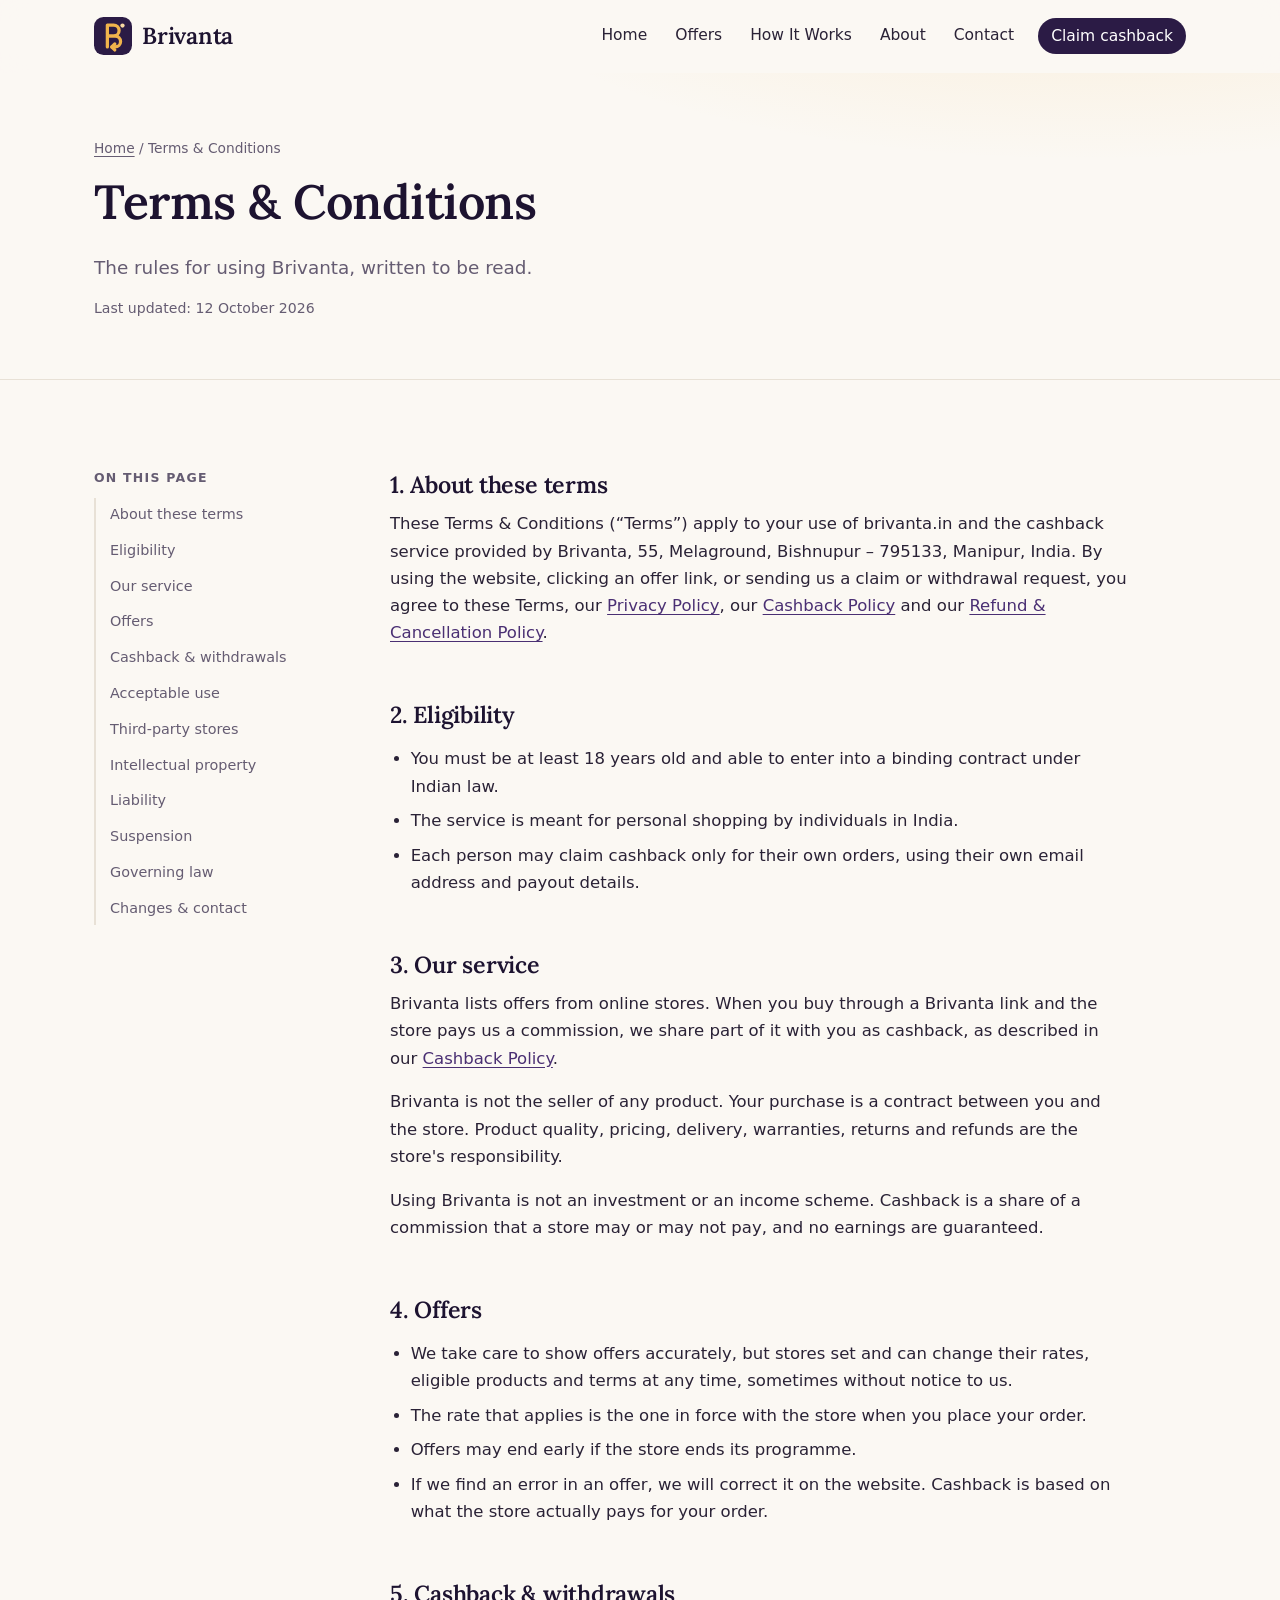
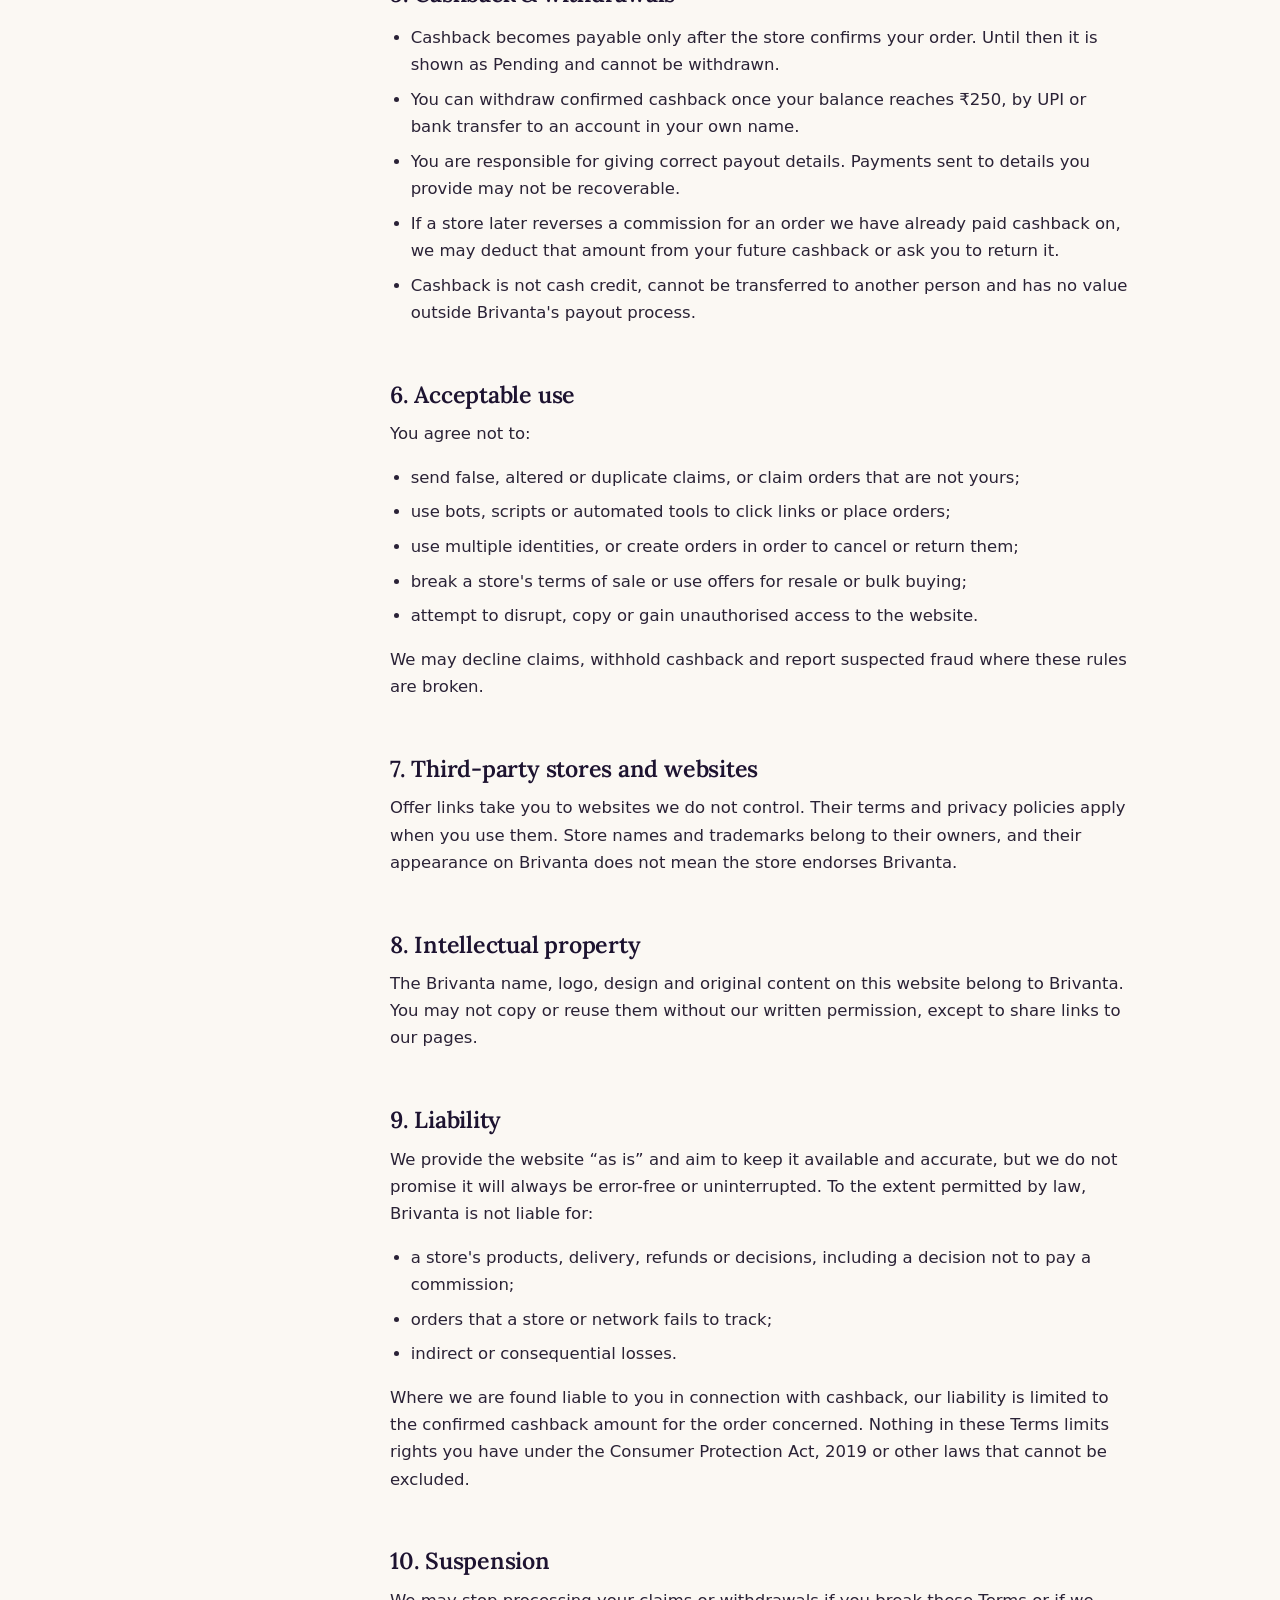
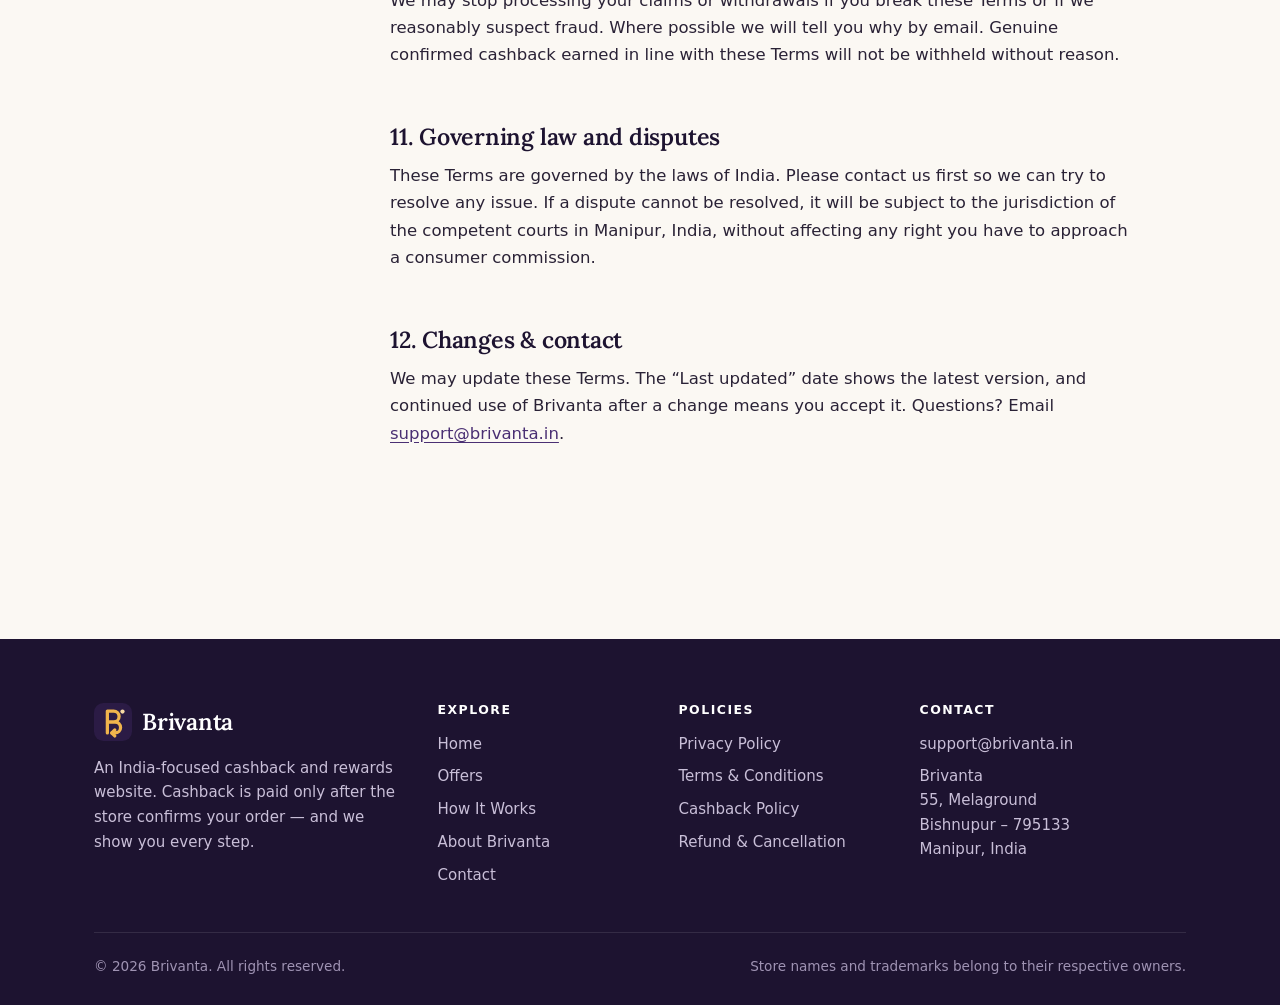
<file: terms.html>
<!doctype html>
<html lang="en-IN">
<head>
<meta charset="utf-8">
<meta name="viewport" content="width=device-width, initial-scale=1">
<title>Terms &amp; Conditions — Brivanta</title>
<meta name="description" content="The terms that apply when you use Brivanta, including eligibility, offers, cashback, withdrawals, acceptable use, liability and governing law.">
<meta name="robots" content="index, follow">
<link rel="canonical" href="https://brivanta.in/terms.html">
<meta name="theme-color" content="#2b1b45">
<meta name="format-detection" content="telephone=no">
<meta property="og:type" content="website">
<meta property="og:site_name" content="Brivanta">
<meta property="og:locale" content="en_IN">
<meta property="og:title" content="Terms &amp; Conditions — Brivanta">
<meta property="og:description" content="The terms that apply when you use Brivanta, including eligibility, offers, cashback, withdrawals, acceptable use, liability and governing law.">
<meta property="og:url" content="https://brivanta.in/terms.html">
<meta property="og:image" content="https://brivanta.in/assets/img/og-image.png">
<meta property="og:image:width" content="1200">
<meta property="og:image:height" content="630">
<meta property="og:image:alt" content="Brivanta — cashback, explained clearly">
<meta name="twitter:card" content="summary_large_image">
<meta name="twitter:title" content="Terms &amp; Conditions — Brivanta">
<meta name="twitter:description" content="The terms that apply when you use Brivanta, including eligibility, offers, cashback, withdrawals, acceptable use, liability and governing law.">
<meta name="twitter:image" content="https://brivanta.in/assets/img/og-image.png">
<link rel="icon" href="favicon.ico" sizes="32x32">
<link rel="icon" href="favicon.svg" type="image/svg+xml">
<link rel="apple-touch-icon" href="assets/img/apple-touch-icon.png">
<link rel="manifest" href="site.webmanifest">
<link rel="preload" href="assets/fonts/brivanta-serif-600.woff" as="font" type="font/woff" crossorigin>
<link rel="stylesheet" href="assets/css/style.css">
</head>
<body>
<a class="skip-link" href="#main">Skip to content</a>
<header class="site-header" id="top">
  <div class="container header-inner">
    <a class="brand" href="index.html" aria-label="Brivanta home"><img src="favicon.svg" alt="" width="38" height="38"><span>Brivanta</span></a>
    <button class="menu-toggle" type="button" aria-expanded="false" aria-controls="site-nav" aria-label="Open menu"><svg viewBox="0 0 24 24" fill="none" stroke="currentColor" stroke-width="1.8" stroke-linecap="round" stroke-linejoin="round" aria-hidden="true" focusable="false"><path d="M4 7h16M4 12h16M4 17h16"/></svg></button>
    <nav class="nav" id="site-nav" aria-label="Main">
      <a href="index.html">Home</a>
      <a href="offers.html">Offers</a>
      <a href="how-it-works.html">How It Works</a>
      <a href="about.html">About</a>
      <a href="contact.html">Contact</a>
      <a class="btn btn-primary btn-sm" href="contact.html?topic=claim#form">Claim cashback</a>
    </nav>
  </div>
</header>
<main id="main">
<section class="page-hero">
  <div class="container">
    <p class="crumbs"><a href="index.html">Home</a> / Terms &amp; Conditions</p>
    <h1>Terms &amp; Conditions</h1>
    <p class="lead">The rules for using Brivanta, written to be read.</p>
    <p class="updated">Last updated: 12 October 2026</p>
  </div>
</section>

<section class="section">
  <div class="container legal">
    <nav class="toc" aria-label="On this page">
      <strong>On this page</strong>
      <ol>
        <li><a href="#about">About these terms</a></li>
        <li><a href="#eligibility">Eligibility</a></li>
        <li><a href="#service">Our service</a></li>
        <li><a href="#offers">Offers</a></li>
        <li><a href="#cashback">Cashback &amp; withdrawals</a></li>
        <li><a href="#use">Acceptable use</a></li>
        <li><a href="#third">Third-party stores</a></li>
        <li><a href="#ip">Intellectual property</a></li>
        <li><a href="#liability">Liability</a></li>
        <li><a href="#suspension">Suspension</a></li>
        <li><a href="#law">Governing law</a></li>
        <li><a href="#changes">Changes &amp; contact</a></li>
      </ol>
    </nav>
    <article class="prose">
      <h2 id="about">1. About these terms</h2>
      <p>These Terms &amp; Conditions (“Terms”) apply to your use of brivanta.in and the cashback service provided by Brivanta, 55, Melaground, Bishnupur – 795133, Manipur, India. By using the website, clicking an offer link, or sending us a claim or withdrawal request, you agree to these Terms, our <a href="privacy-policy.html">Privacy Policy</a>, our <a href="cashback-policy.html">Cashback Policy</a> and our <a href="refund-policy.html">Refund &amp; Cancellation Policy</a>.</p>

      <h2 id="eligibility">2. Eligibility</h2>
      <ul>
        <li>You must be at least 18 years old and able to enter into a binding contract under Indian law.</li>
        <li>The service is meant for personal shopping by individuals in India.</li>
        <li>Each person may claim cashback only for their own orders, using their own email address and payout details.</li>
      </ul>

      <h2 id="service">3. Our service</h2>
      <p>Brivanta lists offers from online stores. When you buy through a Brivanta link and the store pays us a commission, we share part of it with you as cashback, as described in our <a href="cashback-policy.html">Cashback Policy</a>.</p>
      <p>Brivanta is not the seller of any product. Your purchase is a contract between you and the store. Product quality, pricing, delivery, warranties, returns and refunds are the store's responsibility.</p>
      <p>Using Brivanta is not an investment or an income scheme. Cashback is a share of a commission that a store may or may not pay, and no earnings are guaranteed.</p>

      <h2 id="offers">4. Offers</h2>
      <ul>
        <li>We take care to show offers accurately, but stores set and can change their rates, eligible products and terms at any time, sometimes without notice to us.</li>
        <li>The rate that applies is the one in force with the store when you place your order.</li>
        <li>Offers may end early if the store ends its programme.</li>
        <li>If we find an error in an offer, we will correct it on the website. Cashback is based on what the store actually pays for your order.</li>
      </ul>

      <h2 id="cashback">5. Cashback &amp; withdrawals</h2>
      <ul>
        <li>Cashback becomes payable only after the store confirms your order. Until then it is shown as Pending and cannot be withdrawn.</li>
        <li>You can withdraw confirmed cashback once your balance reaches ₹250, by UPI or bank transfer to an account in your own name.</li>
        <li>You are responsible for giving correct payout details. Payments sent to details you provide may not be recoverable.</li>
        <li>If a store later reverses a commission for an order we have already paid cashback on, we may deduct that amount from your future cashback or ask you to return it.</li>
        <li>Cashback is not cash credit, cannot be transferred to another person and has no value outside Brivanta's payout process.</li>
      </ul>

      <h2 id="use">6. Acceptable use</h2>
      <p>You agree not to:</p>
      <ul>
        <li>send false, altered or duplicate claims, or claim orders that are not yours;</li>
        <li>use bots, scripts or automated tools to click links or place orders;</li>
        <li>use multiple identities, or create orders in order to cancel or return them;</li>
        <li>break a store's terms of sale or use offers for resale or bulk buying;</li>
        <li>attempt to disrupt, copy or gain unauthorised access to the website.</li>
      </ul>
      <p>We may decline claims, withhold cashback and report suspected fraud where these rules are broken.</p>

      <h2 id="third">7. Third-party stores and websites</h2>
      <p>Offer links take you to websites we do not control. Their terms and privacy policies apply when you use them. Store names and trademarks belong to their owners, and their appearance on Brivanta does not mean the store endorses Brivanta.</p>

      <h2 id="ip">8. Intellectual property</h2>
      <p>The Brivanta name, logo, design and original content on this website belong to Brivanta. You may not copy or reuse them without our written permission, except to share links to our pages.</p>

      <h2 id="liability">9. Liability</h2>
      <p>We provide the website “as is” and aim to keep it available and accurate, but we do not promise it will always be error-free or uninterrupted. To the extent permitted by law, Brivanta is not liable for:</p>
      <ul>
        <li>a store's products, delivery, refunds or decisions, including a decision not to pay a commission;</li>
        <li>orders that a store or network fails to track;</li>
        <li>indirect or consequential losses.</li>
      </ul>
      <p>Where we are found liable to you in connection with cashback, our liability is limited to the confirmed cashback amount for the order concerned. Nothing in these Terms limits rights you have under the Consumer Protection Act, 2019 or other laws that cannot be excluded.</p>

      <h2 id="suspension">10. Suspension</h2>
      <p>We may stop processing your claims or withdrawals if you break these Terms or if we reasonably suspect fraud. Where possible we will tell you why by email. Genuine confirmed cashback earned in line with these Terms will not be withheld without reason.</p>

      <h2 id="law">11. Governing law and disputes</h2>
      <p>These Terms are governed by the laws of India. Please contact us first so we can try to resolve any issue. If a dispute cannot be resolved, it will be subject to the jurisdiction of the competent courts in Manipur, India, without affecting any right you have to approach a consumer commission.</p>

      <h2 id="changes">12. Changes &amp; contact</h2>
      <p>We may update these Terms. The “Last updated” date shows the latest version, and continued use of Brivanta after a change means you accept it. Questions? Email <a href="mailto:support@brivanta.in">support@brivanta.in</a>.</p>
    </article>
  </div>
</section>
</main>
<footer class="site-footer">
  <div class="container">
    <div class="footer-grid">
      <div>
        <a class="brand" href="index.html" aria-label="Brivanta home"><img src="favicon.svg" alt="" width="38" height="38"><span>Brivanta</span></a>
        <p>An India-focused cashback and rewards website. Cashback is paid only after the store confirms your order — and we show you every step.</p>
      </div>
      <div>
        <h2>Explore</h2>
        <ul>
          <li><a href="index.html">Home</a></li>
          <li><a href="offers.html">Offers</a></li>
          <li><a href="how-it-works.html">How It Works</a></li>
          <li><a href="about.html">About Brivanta</a></li>
          <li><a href="contact.html">Contact</a></li>
        </ul>
      </div>
      <div>
        <h2>Policies</h2>
        <ul>
          <li><a href="privacy-policy.html">Privacy Policy</a></li>
          <li><a href="terms.html">Terms &amp; Conditions</a></li>
          <li><a href="cashback-policy.html">Cashback Policy</a></li>
          <li><a href="refund-policy.html">Refund &amp; Cancellation</a></li>
        </ul>
      </div>
      <div>
        <h2>Contact</h2>
        <ul>
          <li><a href="mailto:support@brivanta.in">support@brivanta.in</a></li>
          <li><address>Brivanta<br>55, Melaground<br>Bishnupur – 795133<br>Manipur, India</address></li>
        </ul>
      </div>
    </div>
    <div class="footer-bottom">
      <p>© <span data-year>2026</span> Brivanta. All rights reserved.</p>
      <p>Store names and trademarks belong to their respective owners.</p>
    </div>
  </div>
</footer>
<script src="assets/js/main.js" defer></script>
</body>
</html>
</file>
<file: assets/css/style.css>
/* Brivanta — main stylesheet */
@font-face { font-family: "Brivanta Serif"; src: url("../fonts/brivanta-serif-600.woff") format("woff"); font-weight: 600; font-style: normal; font-display: swap; }
@font-face { font-family: "Brivanta Serif"; src: url("../fonts/brivanta-serif-600-italic.woff") format("woff"); font-weight: 600; font-style: italic; font-display: swap; }
:root {
  --ink: #1d1330;
  --plum: #2b1b45;
  --plum-2: #4a2f73;
  --plum-soft: #efe9f7;
  --gold: #f0b44c;
  --gold-deep: #c98a1c;
  --gold-soft: #fdf0d8;
  --cream: #fbf8f3;
  --paper: #ffffff;
  --text: #2a2236;
  --muted: #655c72;
  --line: #e8e1d6;
  --ok: #23734f;   --ok-bg: #e3f3ea;
  --wait: #9a6510; --wait-bg: #fcf0d9;
  --info: #3653a3; --info-bg: #e7ecfa;
  --bad: #a83a30;  --bad-bg: #fbe7e4;
  --paid: #4a2f73; --paid-bg: #efe9f7;
  --radius: 18px;
  --radius-sm: 12px;
  --shadow: 0 1px 2px rgba(29,19,48,.05), 0 8px 28px rgba(29,19,48,.07);
  --serif: "Brivanta Serif", "Iowan Old Style", "Palatino Linotype", Georgia, serif;
  --sans: system-ui, -apple-system, "Segoe UI", Roboto, "Noto Sans", "Helvetica Neue", Arial, sans-serif;
  color-scheme: light;
}

*, *::before, *::after { box-sizing: border-box; }
html { -webkit-text-size-adjust: 100%; scroll-behavior: smooth; scroll-padding-top: 88px; }
body { margin: 0; font-family: var(--sans); font-size: 16.5px; line-height: 1.65; color: var(--text); background: var(--cream); overflow-x: hidden; }
img, svg { display: block; max-width: 100%; }
a { color: var(--plum-2); text-underline-offset: 3px; }
a:hover { color: var(--plum); }
h1, h2, h3, h4 { font-family: var(--serif); color: var(--ink); line-height: 1.15; margin: 0 0 .5em; font-weight: 600; letter-spacing: -.01em; }
h1 { font-size: clamp(2.1rem, 5.2vw, 3.6rem); }
h2 { font-size: clamp(1.6rem, 3.4vw, 2.35rem); }
h3 { font-size: 1.2rem; }
p { margin: 0 0 1em; }
ul, ol { padding-left: 1.25em; }
:focus-visible { outline: 3px solid var(--gold); outline-offset: 3px; border-radius: 6px; }
.sr-only { position: absolute; width: 1px; height: 1px; padding: 0; margin: -1px; overflow: hidden; clip: rect(0,0,0,0); white-space: nowrap; border: 0; }
.skip-link { position: absolute; left: 16px; top: -60px; background: var(--plum); color: #fff; padding: 10px 16px; border-radius: 10px; z-index: 100; }
.skip-link:focus { top: 12px; color: #fff; }

.container { width: 100%; max-width: 1140px; margin: 0 auto; padding: 0 24px; }
@media (max-width: 600px) { .container { padding: 0 16px; } }

/* Header */
.site-header { position: sticky; top: 0; z-index: 50; background: rgba(251,248,243,.88); backdrop-filter: saturate(160%) blur(12px); -webkit-backdrop-filter: saturate(160%) blur(12px); border-bottom: 1px solid transparent; transition: border-color .2s; }
.site-header.scrolled { border-bottom-color: var(--line); }
.header-inner { display: flex; align-items: center; justify-content: space-between; gap: 16px; height: 72px; }
.brand { display: inline-flex; align-items: center; gap: 10px; text-decoration: none; color: var(--ink); }
.brand img { width: 38px; height: 38px; }
.brand span { font-family: var(--serif); font-size: 1.45rem; font-weight: 600; letter-spacing: -.01em; }
.nav { display: flex; align-items: center; gap: 4px; }
.nav a { text-decoration: none; color: var(--text); font-weight: 500; font-size: .97rem; padding: 8px 12px; border-radius: 10px; }
.nav a:hover { background: var(--plum-soft); color: var(--plum); }
.nav a[aria-current="page"] { color: var(--plum); background: var(--plum-soft); }
.nav .btn { margin-left: 8px; }
.menu-toggle { display: none; background: none; border: 1px solid var(--line); border-radius: 12px; width: 44px; height: 44px; cursor: pointer; align-items: center; justify-content: center; color: var(--ink); }
.menu-toggle svg { width: 22px; height: 22px; }
@media (max-width: 880px) {
  .menu-toggle { display: inline-flex; }
  .nav { position: absolute; left: 0; right: 0; top: 72px; flex-direction: column; align-items: stretch; gap: 2px; padding: 12px 16px 20px; background: var(--cream); border-bottom: 1px solid var(--line); box-shadow: 0 16px 30px rgba(29,19,48,.08); display: none; }
  .nav.open { display: flex; }
  .nav a { padding: 12px 14px; font-size: 1.02rem; }
  .nav .btn { margin: 8px 0 0; justify-content: center; }
}

/* Buttons */
.btn { display: inline-flex; align-items: center; gap: 8px; font: inherit; font-weight: 600; font-size: .97rem; text-decoration: none; border-radius: 999px; padding: 12px 22px; border: 1.5px solid transparent; cursor: pointer; transition: transform .15s, background .15s, box-shadow .15s; line-height: 1.2; }
.btn svg { width: 18px; height: 18px; }
.btn:active { transform: translateY(1px); }
.btn-primary { background: var(--plum); color: #fff; }
.btn-primary:hover { background: var(--plum-2); color: #fff; box-shadow: 0 8px 20px rgba(43,27,69,.22); }
.btn-gold { background: var(--gold); color: var(--ink); }
.btn-gold:hover { background: #f5c46b; color: var(--ink); }
.btn-ghost { background: transparent; color: var(--plum); border-color: rgba(43,27,69,.22); }
.btn-ghost:hover { background: var(--paper); color: var(--plum); border-color: var(--plum); }
.btn-light { background: transparent; color: #fff; border-color: rgba(255,255,255,.35); }
.btn-light:hover { background: rgba(255,255,255,.1); color: #fff; }
.btn-sm { padding: 9px 16px; font-size: .9rem; }
.btn-block { width: 100%; justify-content: center; }

/* Generic */
.section { padding: 88px 0; }
.section-tight { padding: 56px 0; }
.section-white { background: var(--paper); border-top: 1px solid var(--line); border-bottom: 1px solid var(--line); }
.section-head { max-width: 680px; margin-bottom: 44px; }
.section-head.center { margin-left: auto; margin-right: auto; text-align: center; }
.section-head p { color: var(--muted); font-size: 1.08rem; }
.eyebrow { display: inline-flex; align-items: center; gap: 8px; font-size: .78rem; font-weight: 700; letter-spacing: .12em; text-transform: uppercase; color: var(--gold-deep); margin-bottom: 14px; }
.eyebrow::before { content: ""; width: 18px; height: 2px; background: var(--gold); border-radius: 2px; }
.lead { font-size: 1.15rem; color: var(--muted); max-width: 620px; }
.accent { font-style: italic; color: var(--plum-2); background: linear-gradient(transparent 68%, var(--gold-soft) 68%); padding: 0 .08em; }
@media (max-width: 600px) { .section { padding: 64px 0; } .section-head { margin-bottom: 32px; } }

/* Hero */
.hero { position: relative; padding: 72px 0 88px; overflow: hidden; }
.hero::before { content: ""; position: absolute; width: 720px; height: 720px; right: -260px; top: -280px; border-radius: 50%; border: 1px solid rgba(74,47,115,.12); box-shadow: 0 0 0 70px rgba(74,47,115,.03), 0 0 0 140px rgba(74,47,115,.025); pointer-events: none; }
.hero-grid { position: relative; display: grid; grid-template-columns: 1.08fr .92fr; gap: 56px; align-items: center; }
.hero h1 { margin-bottom: 20px; }
.hero-actions { display: flex; flex-wrap: wrap; gap: 12px; margin: 28px 0 22px; }
.hero-note { display: flex; flex-wrap: wrap; gap: 8px 20px; color: var(--muted); font-size: .92rem; padding: 0; margin: 0; list-style: none; }
.hero-note li { display: inline-flex; align-items: center; gap: 8px; }
.hero-note svg { width: 18px; height: 18px; color: var(--ok); }
@media (max-width: 900px) { .hero { padding: 40px 0 64px; } .hero-grid { grid-template-columns: 1fr; gap: 40px; } }

/* Journey card */
.journey { background: var(--paper); border: 1px solid var(--line); border-radius: 24px; padding: 28px; box-shadow: var(--shadow); position: relative; }
.journey-title { display: flex; align-items: center; justify-content: space-between; gap: 12px; margin-bottom: 20px; }
.journey-title h2 { font-size: 1.2rem; margin: 0; }
.journey-title span { font-size: .8rem; color: var(--muted); }
.journey ol { list-style: none; margin: 0; padding: 0; position: relative; }
.journey li { position: relative; display: grid; grid-template-columns: 40px 1fr; gap: 14px; padding-bottom: 18px; }
.journey li:last-child { padding-bottom: 0; }
.journey li::before { content: ""; position: absolute; left: 19px; top: 40px; bottom: 0; width: 2px; background: repeating-linear-gradient(to bottom, var(--line) 0 5px, transparent 5px 9px); }
.journey li:last-child::before { display: none; }
.journey .dot { width: 40px; height: 40px; border-radius: 12px; display: grid; place-items: center; }
.journey .dot svg { width: 20px; height: 20px; }
.journey strong { display: block; color: var(--ink); font-size: .98rem; }
.journey small { color: var(--muted); font-size: .88rem; line-height: 1.5; display: block; }
.journey-foot { margin-top: 20px; padding-top: 16px; border-top: 1px dashed var(--line); font-size: .86rem; color: var(--muted); display: flex; gap: 10px; align-items: flex-start; }
.journey-foot svg { flex: none; width: 18px; height: 18px; color: var(--gold-deep); margin-top: 2px; }

/* Tones */
.t-info { background: var(--info-bg); color: var(--info); }
.t-wait { background: var(--wait-bg); color: var(--wait); }
.t-ok { background: var(--ok-bg); color: var(--ok); }
.t-bad { background: var(--bad-bg); color: var(--bad); }
.t-paid { background: var(--paid-bg); color: var(--paid); }

/* Cards / grids */
.grid { display: grid; gap: 20px; }
.grid-2 { grid-template-columns: repeat(2, 1fr); }
.grid-3 { grid-template-columns: repeat(3, 1fr); }
.grid-4 { grid-template-columns: repeat(4, 1fr); }
@media (max-width: 980px) { .grid-4 { grid-template-columns: repeat(2, 1fr); } .grid-3 { grid-template-columns: repeat(2, 1fr); } }
@media (max-width: 640px) { .grid-2, .grid-3, .grid-4 { grid-template-columns: 1fr; } }
.card { background: var(--paper); border: 1px solid var(--line); border-radius: var(--radius); padding: 26px; }
.card h3 { margin-bottom: 8px; }
.card p { color: var(--muted); margin: 0; font-size: .97rem; }
.icon { width: 46px; height: 46px; border-radius: 14px; display: grid; place-items: center; background: var(--plum-soft); color: var(--plum-2); margin-bottom: 18px; }
.icon svg { width: 22px; height: 22px; }
.icon.gold { background: var(--gold-soft); color: var(--gold-deep); }

.step { position: relative; }
.step-num { font-family: var(--serif); font-size: .95rem; font-weight: 600; color: var(--gold-deep); margin-bottom: 14px; display: inline-flex; align-items: center; gap: 10px; }
.step-num::after { content: ""; width: 28px; height: 1.5px; background: var(--gold); }

/* Status table */
.status-list { display: grid; gap: 12px; }
.status-row { display: grid; grid-template-columns: 170px 1fr; gap: 20px; align-items: start; background: var(--paper); border: 1px solid var(--line); border-radius: var(--radius-sm); padding: 18px 20px; }
.status-row p { margin: 0; color: var(--muted); font-size: .96rem; }
.badge { display: inline-flex; align-items: center; gap: 7px; font-size: .84rem; font-weight: 700; padding: 6px 12px; border-radius: 999px; white-space: nowrap; }
.badge::before { content: ""; width: 7px; height: 7px; border-radius: 50%; background: currentColor; }
@media (max-width: 600px) { .status-row { grid-template-columns: 1fr; gap: 10px; } .status-row .badge { justify-self: start; } }

/* Split / checklist */
.split { display: grid; grid-template-columns: 1fr 1fr; gap: 56px; align-items: start; }
@media (max-width: 900px) { .split { grid-template-columns: 1fr; gap: 32px; } }
.checklist { list-style: none; padding: 0; margin: 0; display: grid; gap: 12px; }
.checklist li { display: grid; grid-template-columns: 26px 1fr; gap: 10px; align-items: start; }
.checklist svg { width: 22px; height: 22px; margin-top: 2px; color: var(--ok); }
.checklist.cross svg { color: var(--bad); }

/* FAQ */
.faq { display: grid; gap: 12px; max-width: 820px; margin: 0 auto; }
.faq details { background: var(--paper); border: 1px solid var(--line); border-radius: var(--radius-sm); padding: 0 22px; }
.faq summary { cursor: pointer; list-style: none; padding: 18px 0; font-weight: 600; color: var(--ink); display: flex; justify-content: space-between; gap: 16px; align-items: center; }
.faq summary::-webkit-details-marker { display: none; }
.faq summary::after { content: "+"; font-size: 1.4rem; line-height: 1; color: var(--gold-deep); transition: transform .2s; flex: none; }
.faq details[open] summary::after { transform: rotate(45deg); }
.faq details p { color: var(--muted); padding-bottom: 18px; margin: 0; }

/* CTA band */
.cta { background: var(--plum); color: #e9e2f3; border-radius: 28px; padding: 56px; display: grid; grid-template-columns: 1.4fr auto; gap: 32px; align-items: center; position: relative; overflow: hidden; }
.cta::after { content: ""; position: absolute; right: -120px; bottom: -180px; width: 380px; height: 380px; border-radius: 50%; border: 2px solid rgba(240,180,76,.25); box-shadow: 0 0 0 46px rgba(240,180,76,.06); }
.cta h2 { color: #fff; margin-bottom: 10px; }
.cta p { margin: 0; color: #cfc4df; }
.cta-actions { display: flex; gap: 12px; flex-wrap: wrap; position: relative; z-index: 1; }
@media (max-width: 800px) { .cta { grid-template-columns: 1fr; padding: 36px 24px; border-radius: 22px; } }

/* Inner page hero */
.page-hero { padding: 64px 0 44px; border-bottom: 1px solid var(--line); background: radial-gradient(900px 300px at 85% -40%, rgba(240,180,76,.16), transparent 70%), var(--cream); }
.page-hero h1 { font-size: clamp(2rem, 4.4vw, 3rem); }
.page-hero .lead { margin: 0; }
.crumbs { font-size: .86rem; color: var(--muted); margin-bottom: 14px; }
.crumbs a { color: var(--muted); }
.updated { margin-top: 14px; font-size: .88rem; color: var(--muted); }

/* Legal prose */
.legal { display: grid; grid-template-columns: 240px 1fr; gap: 56px; align-items: start; }
.toc { position: sticky; top: 96px; font-size: .9rem; }
.toc strong { display: block; font-size: .78rem; letter-spacing: .1em; text-transform: uppercase; color: var(--muted); margin-bottom: 10px; }
.toc ol { list-style: none; padding: 0; margin: 0; display: grid; gap: 2px; border-left: 2px solid var(--line); }
.toc a { display: block; padding: 5px 0 5px 14px; color: var(--muted); text-decoration: none; margin-left: -2px; border-left: 2px solid transparent; }
.toc a:hover { color: var(--plum); border-left-color: var(--gold); }
.prose { max-width: 740px; }
.prose h2 { font-size: 1.45rem; margin-top: 2.2em; padding-top: .2em; }
.prose h2:first-child { margin-top: 0; }
.prose h3 { font-size: 1.1rem; margin-top: 1.6em; }
.prose li { margin-bottom: .45em; }
.prose table { width: 100%; border-collapse: collapse; margin: 0 0 1.2em; font-size: .95rem; background: var(--paper); border: 1px solid var(--line); border-radius: var(--radius-sm); overflow: hidden; }
.prose th, .prose td { text-align: left; padding: 12px 14px; border-bottom: 1px solid var(--line); vertical-align: top; }
.prose th { background: #f6f2ec; color: var(--ink); font-weight: 600; }
.prose tr:last-child td { border-bottom: 0; }
@media (max-width: 900px) { .legal { grid-template-columns: 1fr; gap: 24px; } .toc { position: static; background: var(--paper); border: 1px solid var(--line); border-radius: var(--radius-sm); padding: 16px 18px; } }

.note { display: grid; grid-template-columns: 24px 1fr; gap: 12px; padding: 16px 18px; border-radius: var(--radius-sm); background: var(--gold-soft); border: 1px solid #f3dcae; color: #5b4317; font-size: .95rem; margin: 0 0 1.4em; }
.note svg { width: 22px; height: 22px; margin-top: 1px; }
.note p { margin: 0; }
.note.plum { background: var(--plum-soft); border-color: #ddd1ee; color: var(--plum); }

/* Offers */
.toolbar { display: flex; flex-wrap: wrap; gap: 12px; align-items: center; margin-bottom: 24px; }
.toolbar .field { flex: 1 1 260px; margin: 0; }
.toolbar select { flex: 0 1 220px; }
.offers-grid { display: grid; grid-template-columns: repeat(auto-fill, minmax(300px, 1fr)); gap: 20px; }
@media (max-width: 400px) { .offers-grid { grid-template-columns: 1fr; } }
.offer { background: var(--paper); border: 1px solid var(--line); border-radius: var(--radius); padding: 24px; display: flex; flex-direction: column; gap: 14px; }
.offer-top { display: flex; justify-content: space-between; align-items: flex-start; gap: 12px; }
.offer-store { font-family: var(--serif); font-size: 1.3rem; font-weight: 600; color: var(--ink); margin: 0; line-height: 1.2; }
.offer-cat { font-size: .8rem; color: var(--muted); }
.offer-rate { background: var(--gold-soft); color: #6e4b0f; font-weight: 700; border-radius: 12px; padding: 8px 12px; font-size: .95rem; text-align: right; line-height: 1.25; }
.offer-rate small { display: block; font-weight: 500; font-size: .72rem; color: #8b6a2c; }
.offer-desc { color: var(--muted); font-size: .95rem; margin: 0; }
.offer-meta { display: grid; grid-template-columns: 1fr 1fr; gap: 10px; margin: 0; font-size: .86rem; }
.offer-meta div { background: var(--cream); border-radius: 10px; padding: 9px 11px; }
.offer-meta dt { color: var(--muted); font-size: .75rem; }
.offer-meta dd { margin: 0; font-weight: 600; color: var(--ink); }
.offer details { font-size: .9rem; border-top: 1px dashed var(--line); padding-top: 12px; }
.offer summary { cursor: pointer; font-weight: 600; color: var(--plum-2); }
.offer details ul { margin: 10px 0 0; color: var(--muted); }
.offer-actions { display: flex; gap: 10px; flex-wrap: wrap; margin-top: auto; }
.offer-actions .btn { flex: 1 1 auto; justify-content: center; }
.empty { text-align: center; background: var(--paper); border: 1px dashed #d8cdbd; border-radius: 22px; padding: 48px 24px; }
.empty .icon { margin: 0 auto 18px; }
.empty p { color: var(--muted); max-width: 520px; margin: 0 auto 22px; }
.empty .btn + .btn { margin-left: 8px; }
.anatomy { display: grid; grid-template-columns: repeat(3, 1fr); gap: 16px; }
@media (max-width: 800px) { .anatomy { grid-template-columns: 1fr; } }
.anatomy div { background: var(--paper); border: 1px solid var(--line); border-radius: var(--radius-sm); padding: 18px; }
.anatomy strong { display: block; color: var(--ink); margin-bottom: 4px; }
.anatomy p { margin: 0; color: var(--muted); font-size: .93rem; }

/* Forms */
.form-card { background: var(--paper); border: 1px solid var(--line); border-radius: 22px; padding: 32px; box-shadow: var(--shadow); }
@media (max-width: 600px) { .form-card { padding: 22px 18px; } }
.form-row { display: grid; grid-template-columns: 1fr 1fr; gap: 16px; }
@media (max-width: 600px) { .form-row { grid-template-columns: 1fr; } }
.field { margin-bottom: 16px; display: flex; flex-direction: column; gap: 6px; }
label { font-weight: 600; font-size: .92rem; color: var(--ink); }
.optional { font-weight: 400; color: var(--muted); }
input, select, textarea { font: inherit; font-size: 1rem; color: var(--text); background: var(--cream); border: 1.5px solid var(--line); border-radius: 12px; padding: 12px 14px; width: 100%; transition: border-color .15s, background .15s; }
input:focus, select:focus, textarea:focus { outline: none; border-color: var(--plum-2); background: #fff; box-shadow: 0 0 0 4px rgba(74,47,115,.12); }
textarea { min-height: 130px; resize: vertical; }
.field-error { color: var(--bad); font-size: .85rem; min-height: 0; }
[aria-invalid="true"] { border-color: var(--bad); background: #fff8f7; }
.hint { font-size: .86rem; color: var(--muted); }
.check { display: grid; grid-template-columns: 22px 1fr; gap: 10px; align-items: start; font-weight: 400; font-size: .92rem; color: var(--muted); margin-bottom: 18px; }
.check input { width: 18px; height: 18px; margin-top: 3px; accent-color: var(--plum); padding: 0; }
.form-status { margin-top: 16px; padding: 14px 16px; border-radius: 12px; font-size: .94rem; display: none; }
.form-status.show { display: block; }
.form-status.ok { background: var(--ok-bg); color: var(--ok); }
.form-status.err { background: var(--bad-bg); color: var(--bad); }
fieldset { border: 0; padding: 0; margin: 0; min-width: 0; }
.topic-fields[hidden] { display: none; }

.contact-grid { display: grid; grid-template-columns: .85fr 1.15fr; gap: 40px; align-items: start; }
@media (max-width: 900px) { .contact-grid { grid-template-columns: 1fr; } }
.info-card { display: grid; grid-template-columns: 46px 1fr; gap: 16px; align-items: start; margin-bottom: 14px; }
.info-card .icon { margin: 0; }
.info-card h3 { font-size: 1.05rem; margin-bottom: 4px; }
.info-card p, .info-card address { margin: 0; color: var(--muted); font-style: normal; font-size: .97rem; word-break: break-word; }
.copy-btn { background: none; border: 0; color: var(--plum-2); font: inherit; font-size: .88rem; font-weight: 600; cursor: pointer; padding: 4px 0; text-decoration: underline; text-underline-offset: 3px; }

/* Footer */
.site-footer { background: var(--ink); color: #c9bfd8; margin-top: 88px; padding: 64px 0 28px; font-size: .94rem; }
.footer-grid { display: grid; grid-template-columns: 1.5fr 1fr 1fr 1.3fr; gap: 36px; }
@media (max-width: 900px) { .footer-grid { grid-template-columns: 1fr 1fr; } }
@media (max-width: 560px) { .footer-grid { grid-template-columns: 1fr; gap: 28px; } }
.site-footer .brand { color: #fff; margin-bottom: 14px; }
.site-footer h2 { font-family: var(--sans); font-size: .78rem; letter-spacing: .12em; text-transform: uppercase; color: #fff; margin-bottom: 14px; font-weight: 700; }
.site-footer ul { list-style: none; padding: 0; margin: 0; display: grid; gap: 8px; }
.site-footer a { color: #c9bfd8; text-decoration: none; }
.site-footer a:hover { color: var(--gold); text-decoration: underline; }
.site-footer address { font-style: normal; line-height: 1.6; }
.footer-bottom { border-top: 1px solid rgba(255,255,255,.1); margin-top: 44px; padding-top: 22px; display: flex; flex-wrap: wrap; justify-content: space-between; gap: 12px; font-size: .85rem; color: #9f93b3; }
.footer-bottom p { margin: 0; }

/* Utilities */
.mt-0 { margin-top: 0; }
.mb-0 { margin-bottom: 0; }
.mt-2 { margin-top: 24px; }
.center { text-align: center; }
.muted { color: var(--muted); }
.stack-actions { display: flex; flex-wrap: wrap; gap: 12px; margin-top: 24px; }
.stack-actions.center { justify-content: center; }

@media (prefers-reduced-motion: reduce) { *, *::before, *::after { transition: none !important; scroll-behavior: auto !important; } }
@media print { .site-header, .site-footer, .toc, .cta { display: none; } body { background: #fff; } }
.table-wrap { overflow-x: auto; margin: 0 0 1.2em; -webkit-overflow-scrolling: touch; }
.table-wrap table { margin: 0; min-width: 560px; }
.lead-center { margin-left: auto; margin-right: auto; }
[hidden] { display: none !important; }
.legal > * { min-width: 0; }
.nav a.btn-primary, .nav a.btn-primary[aria-current="page"] { color: #fff; background: var(--plum); }
.nav a.btn-primary:hover { color: #fff; background: var(--plum-2); }
.journey-foot strong { display: inline; font-size: inherit; }
.field-error:empty { display: none; }
.nav a.btn { border-radius: 999px; }
</file>
